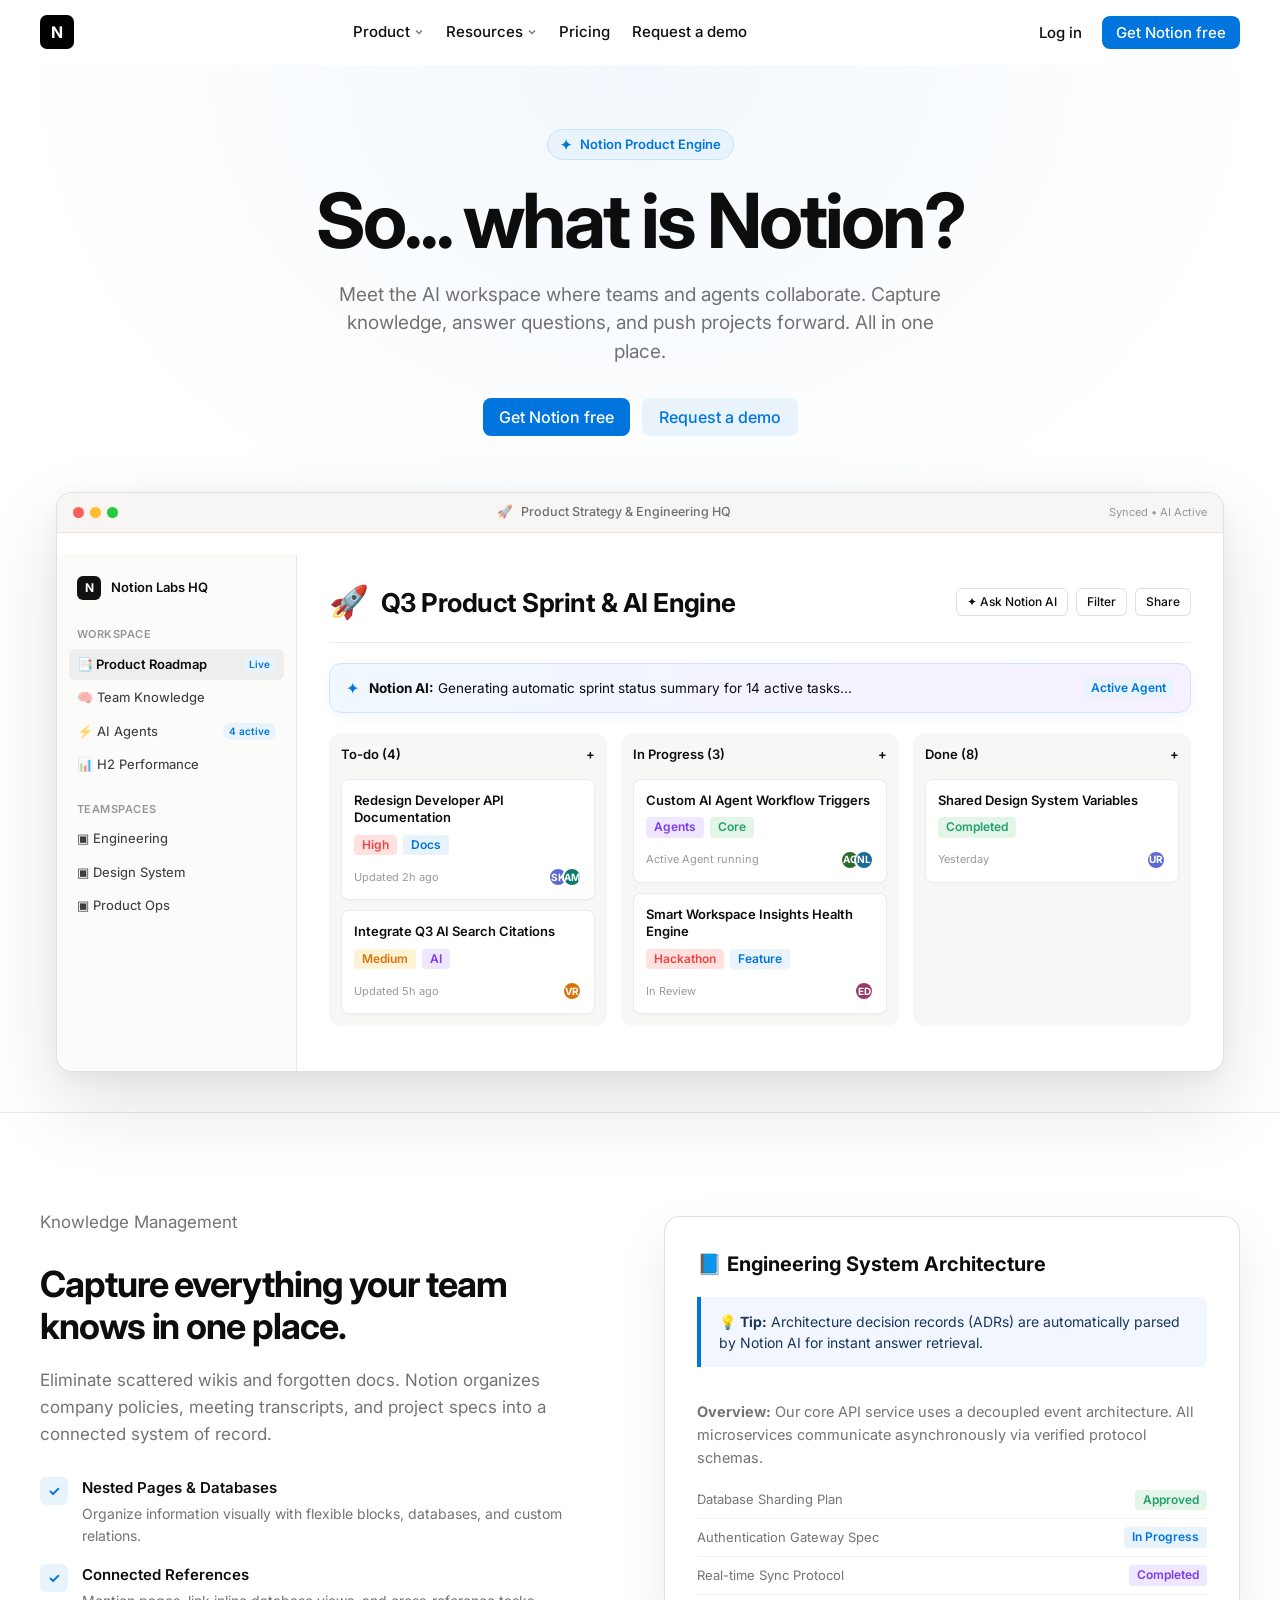
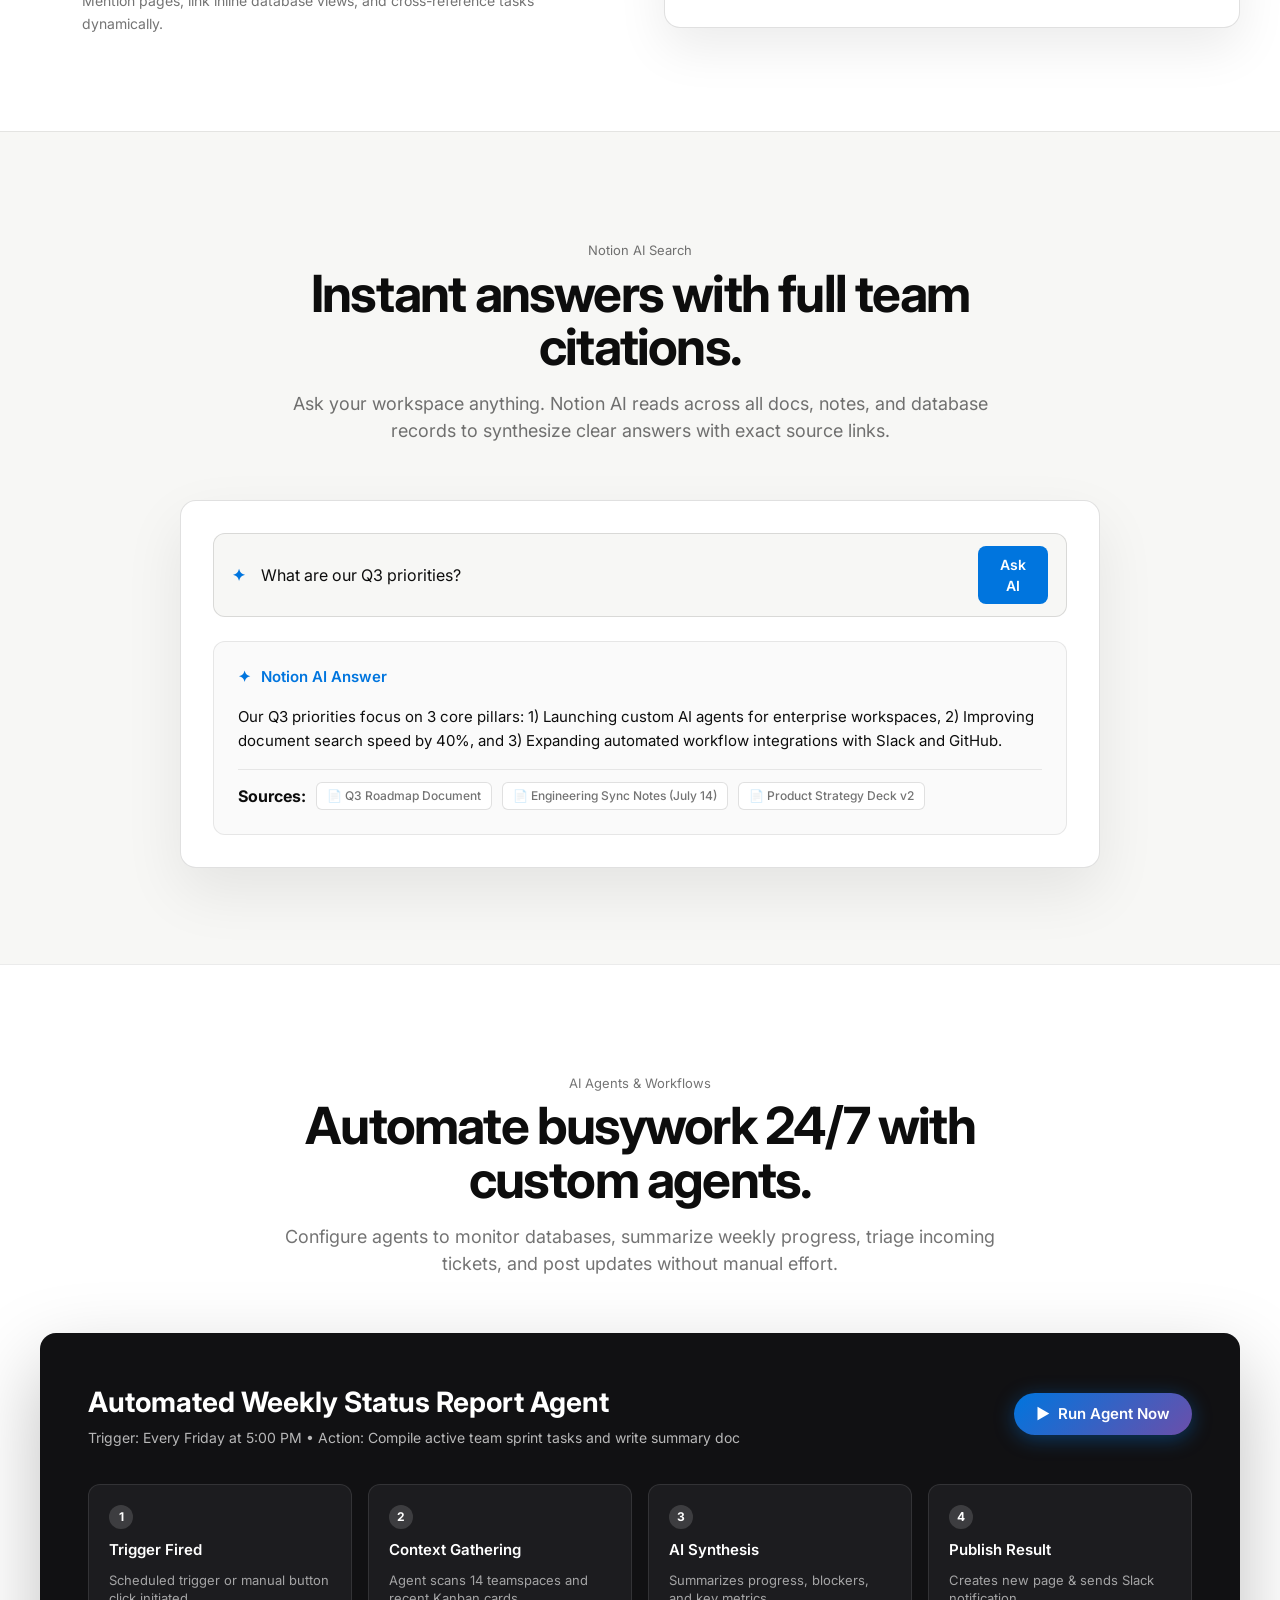
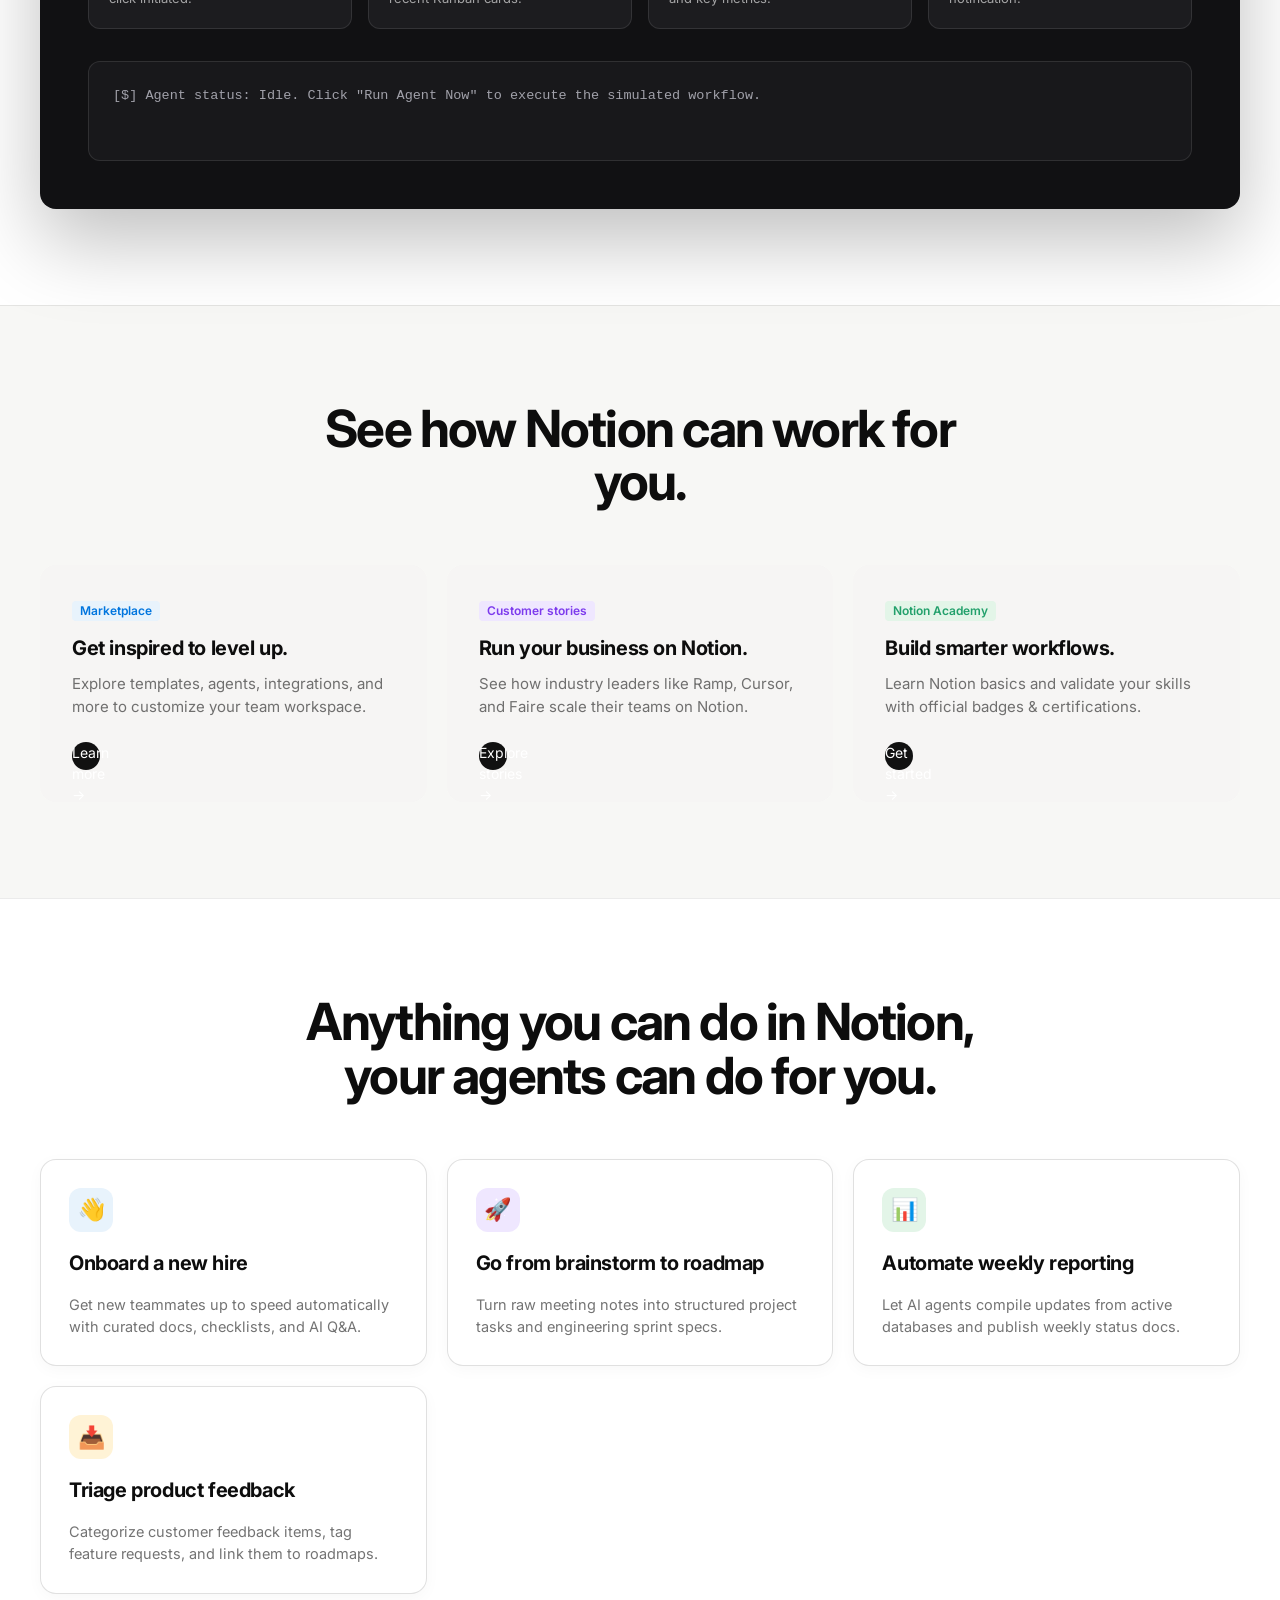
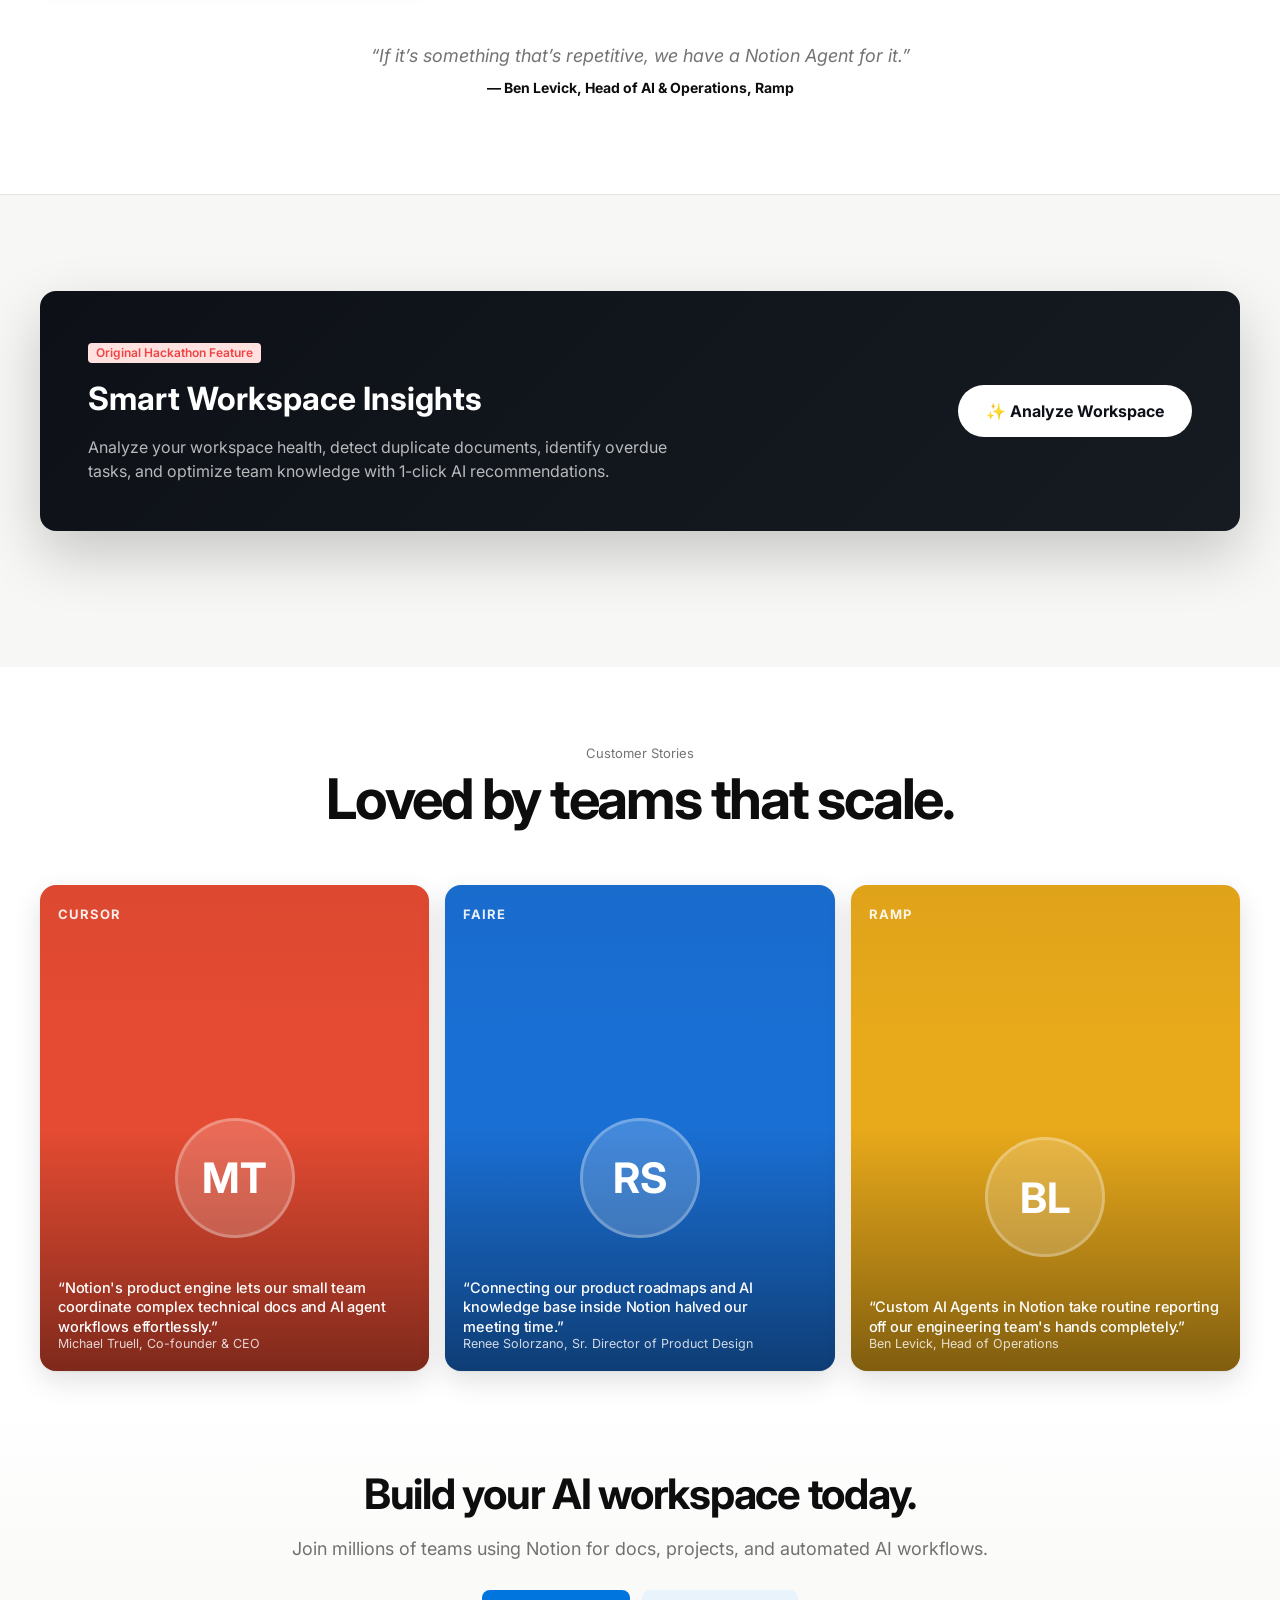
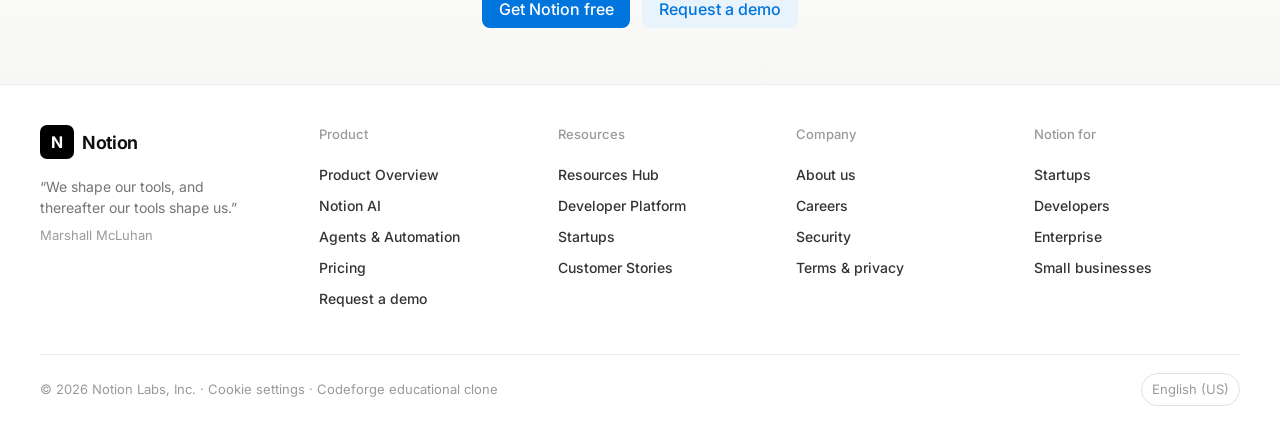
<file: pages/product.html>
<!DOCTYPE html>
<html lang="en">
  <head>
    <meta charset="UTF-8" />
    <meta name="viewport" content="width=device-width, initial-scale=1.0" />
    <title>Notion Product — The AI workspace for docs, projects, &amp; agents</title>
    <meta
      name="description"
      content="Recreation of Notion's Product page — where teams bring AI, knowledge, projects, and automated agents together."
    />
    <link rel="preconnect" href="https://fonts.googleapis.com" />
    <link rel="preconnect" href="https://fonts.gstatic.com" crossorigin />
    <link
      href="https://fonts.googleapis.com/css2?family=Inter:wght@400;500;600;700&display=swap"
      rel="stylesheet"
    />
    <link rel="stylesheet" href="../assets/css/styles.css" />
    <link rel="stylesheet" href="../assets/css/pages.css" />
    <link
      rel="icon"
      href="data:image/svg+xml,%3Csvg xmlns='http://www.w3.org/2000/svg' viewBox='0 0 32 32'%3E%3Crect width='32' height='32' rx='6' fill='%23000'/%3E%3Ctext x='16' y='22' text-anchor='middle' fill='white' font-family='Inter,Arial' font-size='16' font-weight='700'%3EN%3C/text%3E%3C/svg%3E"
    />
  </head>
  <body class="product-page">
    <!-- Header / Navbar -->
    <header class="site-header" id="siteHeader">
      <nav class="nav" aria-label="Main">
        <div class="nav-left">
          <a href="../index.html" class="logo" aria-label="Notion – Home">N</a>
        </div>

        <div class="nav-center">
          <div class="nav-dropdown" data-dropdown>
            <button class="nav-dropdown-btn" type="button" aria-expanded="false">
              Product
              <svg class="chevron" viewBox="0 0 10 10" aria-hidden="true">
                <path d="M2 3.5 L5 6.5 L8 3.5" fill="none" stroke="currentColor" stroke-width="1.5" />
              </svg>
            </button>
            <div class="dropdown-panel">
              <a href="product.html">Product Overview</a>
              <a href="#features">AI &amp; Search</a>
              <a href="#agents">Agents &amp; Automation</a>
              <a href="#usecases">Use Cases</a>
            </div>
          </div>

          <div class="nav-dropdown" data-dropdown>
            <button class="nav-dropdown-btn" type="button" aria-expanded="false">
              Resources
              <svg class="chevron" viewBox="0 0 10 10" aria-hidden="true">
                <path d="M2 3.5 L5 6.5 L8 3.5" fill="none" stroke="currentColor" stroke-width="1.5" />
              </svg>
            </button>
            <div class="dropdown-panel">
              <a href="resources.html">Resources Hub</a>
              <a href="developers.html">Developer Platform</a>
              <a href="startups.html">Notion for Startups</a>
            </div>
          </div>

          <a class="nav-link" href="#cta">Pricing</a>
          <a class="nav-link" href="#cta">Request a demo</a>
        </div>

        <div class="nav-right">
          <a class="btn btn-ghost hide-mobile" href="#cta">Log in</a>
          <a class="btn btn-primary" href="#cta">Get Notion free</a>
          <button class="menu-toggle" id="menuToggle" type="button" aria-label="Open menu">
            <span></span>
          </button>
        </div>
      </nav>

      <div class="mobile-nav" id="mobileNav" hidden>
        <a href="product.html">Product</a>
        <a href="resources.html">Resources</a>
        <a href="developers.html">Developers</a>
        <a href="startups.html">Startups</a>
        <a href="#cta">Pricing</a>
        <a href="#cta">Log in</a>
        <a href="#cta">Get Notion free</a>
      </div>
    </header>

    <main>
      <!-- Hero Section -->
      <section class="product-hero">
        <div class="container">
          <div class="fade-up">
            <span class="hero-pill-tag">
              <span class="sparkle">✦</span> Notion Product Engine
            </span>
            <h1 class="product-hero-title">
              So... what is Notion?
            </h1>
            <p class="product-hero-sub">
              Meet the AI workspace where teams and agents collaborate. Capture knowledge, answer questions, and push projects forward. All in one place.
            </p>

            <div class="product-hero-actions">
              <a class="btn btn-primary btn-lg" href="#cta">Get Notion free</a>
              <a class="btn btn-secondary btn-lg" href="#cta">Request a demo</a>
            </div>
          </div>

          <!-- Product Canvas Interactive UI Mockup -->
          <div class="product-mockup-wrapper fade-up">
            <div class="product-window-frame">
              <!-- Window Chrome Topbar -->
              <div class="window-topbar">
                <div class="window-dots">
                  <span></span><span></span><span></span>
                </div>
                <div class="window-title-tab">
                  <span>🚀</span> Product Strategy &amp; Engineering HQ
                </div>
                <div style="font-size: 11px; opacity: 0.7;">Synced • AI Active</div>
              </div>

              <!-- Sidebar -->
              <aside class="window-sidebar">
                <div class="sidebar-user">
                  <div class="sidebar-user-avatar">N</div>
                  <span>Notion Labs HQ</span>
                </div>

                <div class="sidebar-menu-group">
                  <div class="sidebar-menu-title">Workspace</div>
                  <div class="sidebar-nav-item active">
                    <span>📑 Product Roadmap</span>
                    <span class="sidebar-badge">Live</span>
                  </div>
                  <div class="sidebar-nav-item">
                    <span>🧠 Team Knowledge</span>
                  </div>
                  <div class="sidebar-nav-item">
                    <span>⚡ AI Agents</span>
                    <span class="sidebar-badge">4 active</span>
                  </div>
                  <div class="sidebar-nav-item">
                    <span>📊 H2 Performance</span>
                  </div>
                </div>

                <div class="sidebar-menu-group">
                  <div class="sidebar-menu-title">Teamspaces</div>
                  <div class="sidebar-nav-item"><span>▣ Engineering</span></div>
                  <div class="sidebar-nav-item"><span>▣ Design System</span></div>
                  <div class="sidebar-nav-item"><span>▣ Product Ops</span></div>
                </div>
              </aside>

              <!-- Main Pane Content -->
              <div class="window-content">
                <div class="content-header">
                  <div class="content-title-area">
                    <span class="content-icon">🚀</span>
                    <h2 class="content-h1">Q3 Product Sprint &amp; AI Engine</h2>
                  </div>
                  <div class="content-toolbar">
                    <button class="toolbar-pill" type="button">✦ Ask Notion AI</button>
                    <button class="toolbar-pill" type="button">Filter</button>
                    <button class="toolbar-pill" type="button">Share</button>
                  </div>
                </div>

                <!-- AI Quick Bar -->
                <div class="ai-quick-bar">
                  <div class="ai-quick-input">
                    <span class="sparkle-icon">✦</span>
                    <span><strong>Notion AI:</strong> Generating automatic sprint status summary for 14 active tasks...</span>
                  </div>
                  <span class="tag blue">Active Agent</span>
                </div>

                <!-- Kanban Board Grid -->
                <div class="kanban-grid">
                  <!-- Column 1 -->
                  <div class="kanban-column">
                    <div class="column-header">
                      <span>To-do (4)</span>
                      <span>+</span>
                    </div>
                    <div class="kanban-card">
                      <div class="card-title">Redesign Developer API Documentation</div>
                      <div class="card-tags">
                        <span class="tag pink">High</span>
                        <span class="tag blue">Docs</span>
                      </div>
                      <div class="card-footer">
                        <span>Updated 2h ago</span>
                        <div class="avatar-stack">
                          <span style="background:#5e6ad2">SK</span>
                          <span style="background:#0f7b6c">AM</span>
                        </div>
                      </div>
                    </div>
                    <div class="kanban-card">
                      <div class="card-title">Integrate Q3 AI Search Citations</div>
                      <div class="card-tags">
                        <span class="tag yellow">Medium</span>
                        <span class="tag purple">AI</span>
                      </div>
                      <div class="card-footer">
                        <span>Updated 5h ago</span>
                        <div class="avatar-stack">
                          <span style="background:#d9730d">VR</span>
                        </div>
                      </div>
                    </div>
                  </div>

                  <!-- Column 2 -->
                  <div class="kanban-column">
                    <div class="column-header">
                      <span>In Progress (3)</span>
                      <span>+</span>
                    </div>
                    <div class="kanban-card">
                      <div class="card-title">Custom AI Agent Workflow Triggers</div>
                      <div class="card-tags">
                        <span class="tag purple">Agents</span>
                        <span class="tag green">Core</span>
                      </div>
                      <div class="card-footer">
                        <span>Active Agent running</span>
                        <div class="avatar-stack">
                          <span style="background:#2b6b2f">AG</span>
                          <span style="background:#1a6b99">NL</span>
                        </div>
                      </div>
                    </div>
                    <div class="kanban-card">
                      <div class="card-title">Smart Workspace Insights Health Engine</div>
                      <div class="card-tags">
                        <span class="tag pink">Hackathon</span>
                        <span class="tag blue">Feature</span>
                      </div>
                      <div class="card-footer">
                        <span>In Review</span>
                        <div class="avatar-stack">
                          <span style="background:#9b3a63">ED</span>
                        </div>
                      </div>
                    </div>
                  </div>

                  <!-- Column 3 -->
                  <div class="kanban-column">
                    <div class="column-header">
                      <span>Done (8)</span>
                      <span>+</span>
                    </div>
                    <div class="kanban-card">
                      <div class="card-title">Shared Design System Variables</div>
                      <div class="card-tags">
                        <span class="tag green">Completed</span>
                      </div>
                      <div class="card-footer">
                        <span>Yesterday</span>
                        <div class="avatar-stack">
                          <span style="background:#5e6ad2">UR</span>
                        </div>
                      </div>
                    </div>
                  </div>
                </div>
              </div>
            </div>
          </div>
        </div>
      </section>

      <!-- Knowledge Section -->
      <section class="product-section">
        <div class="container-wide">
          <div class="editorial-grid fade-up">
            <div class="editorial-text">
              <p class="eyebrow">Knowledge Management</p>
              <h3>Capture everything your team knows in one place.</h3>
              <p>
                Eliminate scattered wikis and forgotten docs. Notion organizes company policies, meeting transcripts, and project specs into a connected system of record.
              </p>
              <div class="feature-bullets">
                <div class="feature-bullet">
                  <div class="bullet-icon">✓</div>
                  <div class="bullet-content">
                    <h4>Nested Pages &amp; Databases</h4>
                    <p>Organize information visually with flexible blocks, databases, and custom relations.</p>
                  </div>
                </div>
                <div class="feature-bullet">
                  <div class="bullet-icon">✓</div>
                  <div class="bullet-content">
                    <h4>Connected References</h4>
                    <p>Mention pages, link inline database views, and cross-reference tasks dynamically.</p>
                  </div>
                </div>
              </div>
            </div>

            <!-- Document Mockup Card -->
            <div class="doc-mockup-card">
              <div style="font-size: 20px; font-weight: 700;">📘 Engineering System Architecture</div>
              <div class="doc-callout">
                <span>💡 <strong>Tip:</strong> Architecture decision records (ADRs) are automatically parsed by Notion AI for instant answer retrieval.</span>
              </div>
              <div style="font-size: 14.5px; line-height: 1.6; color: var(--text-muted);">
                <p style="margin-bottom: 12px;"><strong>Overview:</strong> Our core API service uses a decoupled event architecture. All microservices communicate asynchronously via verified protocol schemas.</p>
                <div class="row"><span>Database Sharding Plan</span><span class="tag green">Approved</span></div>
                <div class="row"><span>Authentication Gateway Spec</span><span class="tag blue">In Progress</span></div>
                <div class="row"><span>Real-time Sync Protocol</span><span class="tag purple">Completed</span></div>
              </div>
            </div>
          </div>
        </div>
      </section>

      <!-- AI Search Section -->
      <section class="product-section bg-soft" id="features">
        <div class="container-wide">
          <div class="section-head-center fade-up">
            <p class="eyebrow">Notion AI Search</p>
            <h2 class="section-title">Instant answers with full team citations.</h2>
            <p class="section-lead">
              Ask your workspace anything. Notion AI reads across all docs, notes, and database records to synthesize clear answers with exact source links.
            </p>
          </div>

          <!-- Interactive AI Search Box -->
          <div class="ai-search-box fade-up">
            <div class="search-input-wrapper">
              <span style="color: var(--blue); font-weight: 700;">✦</span>
              <input type="text" id="aiSearchInput" value="What are our Q3 priorities?" />
              <button class="search-ask-btn" id="aiSearchBtn" type="button">Ask AI</button>
            </div>

            <div class="ai-answer-panel" id="aiAnswerPanel">
              <div class="ai-answer-header">
                <span>✦</span> Notion AI Answer
              </div>
              <div class="ai-answer-body">
                Our Q3 priorities focus on 3 core pillars: 1) Launching custom AI agents for enterprise workspaces, 2) Improving document search speed by 40%, and 3) Expanding automated workflow integrations with Slack and GitHub.
              </div>
              <div class="citations-list">
                <strong>Sources:</strong>
                <span class="citation-chip">📄 Q3 Roadmap Document</span>
                <span class="citation-chip">📄 Engineering Sync Notes (July 14)</span>
                <span class="citation-chip">📄 Product Strategy Deck v2</span>
              </div>
            </div>
          </div>
        </div>
      </section>

      <!-- Agent / Automation Section -->
      <section class="product-section" id="agents">
        <div class="container-wide">
          <div class="section-head-center fade-up">
            <p class="eyebrow">AI Agents &amp; Workflows</p>
            <h2 class="section-title">Automate busywork 24/7 with custom agents.</h2>
            <p class="section-lead">
              Configure agents to monitor databases, summarize weekly progress, triage incoming tickets, and post updates without manual effort.
            </p>
          </div>

          <!-- Interactive Agent Demo Block -->
          <div class="agent-demo-container fade-up">
            <div class="agent-header-row">
              <div>
                <h3>Automated Weekly Status Report Agent</h3>
                <p style="color: rgba(255,255,255,0.7); margin: 4px 0 0; font-size: 14px;">
                  Trigger: Every Friday at 5:00 PM • Action: Compile active team sprint tasks and write summary doc
                </p>
              </div>
              <button class="run-agent-btn" id="runAgentBtn" type="button">
                <span>▶</span> Run Agent Now
              </button>
            </div>

            <!-- Steps Grid -->
            <div class="workflow-steps-grid">
              <div class="workflow-step-card">
                <div class="step-num">1</div>
                <div class="step-title">Trigger Fired</div>
                <div class="step-desc">Scheduled trigger or manual button click initiated.</div>
              </div>
              <div class="workflow-step-card">
                <div class="step-num">2</div>
                <div class="step-title">Context Gathering</div>
                <div class="step-desc">Agent scans 14 teamspaces and recent Kanban cards.</div>
              </div>
              <div class="workflow-step-card">
                <div class="step-num">3</div>
                <div class="step-title">AI Synthesis</div>
                <div class="step-desc">Summarizes progress, blockers, and key metrics.</div>
              </div>
              <div class="workflow-step-card">
                <div class="step-num">4</div>
                <div class="step-title">Publish Result</div>
                <div class="step-desc">Creates new page &amp; sends Slack notification.</div>
              </div>
            </div>

            <div class="agent-output-box" id="agentOutput">
              [$] Agent status: Idle. Click "Run Agent Now" to execute the simulated workflow.
            </div>
          </div>
        </div>
      </section>

      <!-- See how Notion can work for you Section -->
      <section class="product-section bg-soft">
        <div class="container-wide">
          <div class="section-head-center fade-up">
            <h2 class="section-title">See how Notion can work for you.</h2>
          </div>

          <div class="features-grid-3col fade-up">
            <div class="feature-box">
              <div>
                <span class="tag blue" style="margin-bottom:12px; display:inline-block;">Marketplace</span>
                <h4>Get inspired to level up.</h4>
                <p>Explore templates, agents, integrations, and more to customize your team workspace.</p>
              </div>
              <a href="#cta" class="arrow-btn" aria-label="Learn more">Learn more →</a>
            </div>

            <div class="feature-box">
              <div>
                <span class="tag purple" style="margin-bottom:12px; display:inline-block;">Customer stories</span>
                <h4>Run your business on Notion.</h4>
                <p>See how industry leaders like Ramp, Cursor, and Faire scale their teams on Notion.</p>
              </div>
              <a href="#cta" class="arrow-btn" aria-label="Explore stories">Explore stories →</a>
            </div>

            <div class="feature-box">
              <div>
                <span class="tag green" style="margin-bottom:12px; display:inline-block;">Notion Academy</span>
                <h4>Build smarter workflows.</h4>
                <p>Learn Notion basics and validate your skills with official badges &amp; certifications.</p>
              </div>
              <a href="#cta" class="arrow-btn" aria-label="Get started">Get started →</a>
            </div>
          </div>
        </div>
      </section>

      <!-- Anything you can do in Notion, your agents can do for you Section -->
      <section class="product-section" id="usecases">
        <div class="container-wide">
          <div class="section-head-center fade-up">
            <h2 class="section-title">Anything you can do in Notion, your agents can do for you.</h2>
          </div>

          <div class="usecases-tab-grid fade-up">
            <div class="usecase-tile">
              <div class="usecase-tile-icon blue">👋</div>
              <h3>Onboard a new hire</h3>
              <p>Get new teammates up to speed automatically with curated docs, checklists, and AI Q&amp;A.</p>
            </div>

            <div class="usecase-tile">
              <div class="usecase-tile-icon purple">🚀</div>
              <h3>Go from brainstorm to roadmap</h3>
              <p>Turn raw meeting notes into structured project tasks and engineering sprint specs.</p>
            </div>

            <div class="usecase-tile">
              <div class="usecase-tile-icon green">📊</div>
              <h3>Automate weekly reporting</h3>
              <p>Let AI agents compile updates from active databases and publish weekly status docs.</p>
            </div>

            <div class="usecase-tile">
              <div class="usecase-tile-icon orange">📥</div>
              <h3>Triage product feedback</h3>
              <p>Categorize customer feedback items, tag feature requests, and link them to roadmaps.</p>
            </div>
          </div>

          <!-- Ramp Quote -->
          <div style="max-width: 800px; margin: 48px auto 0; text-align: center; font-size: 18px; font-style: italic; color: var(--text-muted);" class="fade-up">
            “If it’s something that’s repetitive, we have a Notion Agent for it.”
            <div style="font-style: normal; font-weight: 700; color: var(--text); font-size: 14px; margin-top: 8px;">— Ben Levick, Head of AI &amp; Operations, Ramp</div>
          </div>
        </div>
      </section>


      <!-- Smart Workspace Insights (Hackathon Feature) -->
      <section class="product-section bg-soft">
        <div class="container-wide">
          <div class="workspace-insights-banner fade-up">
            <div class="insights-banner-content">
              <span class="tag pink" style="margin-bottom: 12px; display: inline-block;">Original Hackathon Feature</span>
              <h3>Smart Workspace Insights</h3>
              <p>
                Analyze your workspace health, detect duplicate documents, identify overdue tasks, and optimize team knowledge with 1-click AI recommendations.
              </p>
            </div>
            <button class="analyze-trigger-btn" id="openInsightsModalBtn" type="button">
              ✨ Analyze Workspace
            </button>
          </div>
        </div>
      </section>

      <!-- Smart Workspace Insights Modal Overlay -->
      <div class="insights-modal-overlay" id="insightsModalOverlay" aria-hidden="true">
        <div class="insights-modal-container" role="dialog" aria-modal="true" aria-labelledby="modalTitle">
          <div class="modal-header">
            <div class="modal-title-wrap">
              <span style="font-size: 24px;">✨</span>
              <h3 id="modalTitle">Smart Workspace Insights Report</h3>
            </div>
            <button class="modal-close-btn" id="closeInsightsModalBtn" type="button" aria-label="Close modal">✕</button>
          </div>

          <div class="modal-body">
            <!-- Metrics Row -->
            <div class="metrics-row">
              <div class="metric-card">
                <span class="metric-label">Workspace Health</span>
                <span class="metric-val green" id="healthScoreVal">82%</span>
              </div>
              <div class="metric-card">
                <span class="metric-label">Knowledge Coverage</span>
                <span class="metric-val blue" id="coverageVal">71%</span>
              </div>
              <div class="metric-card">
                <span class="metric-label">Task Completion</span>
                <span class="metric-val" id="taskVal">89%</span>
              </div>
            </div>

            <!-- Workspace Stats Pills -->
            <div class="stats-pill-grid">
              <span class="stat-pill">📄 142 Total Pages</span>
              <span class="stat-pill">📊 18 Databases</span>
              <span class="stat-pill">✅ 87 Tasks</span>
              <span class="stat-pill" style="color: #ef4444; border-color: #fca5a5;">⚠️ 8 Overdue</span>
              <span class="stat-pill" style="color: #d9730d;">💤 13 Inactive</span>
              <span class="stat-pill" style="color: #7c3aed;">📑 7 Duplicates</span>
            </div>

            <!-- AI Recommendations Section -->
            <div class="recommendations-section">
              <h4>AI Optimization Recommendations</h4>
              <div class="recommendation-list" id="recommendationsList">
                <!-- Recommendation Item 1 -->
                <div class="recommendation-item">
                  <div class="rec-info">
                    <span>📑</span>
                    <span>Merge 3 duplicate project pages in <strong>#Product Ops</strong></span>
                  </div>
                  <div class="rec-actions">
                    <button class="rec-btn apply" type="button">Apply</button>
                    <button class="rec-btn dismiss" type="button">Dismiss</button>
                  </div>
                </div>

                <!-- Recommendation Item 2 -->
                <div class="recommendation-item">
                  <div class="rec-info">
                    <span>💤</span>
                    <span>Archive 5 inactive documents last modified > 180 days ago</span>
                  </div>
                  <div class="rec-actions">
                    <button class="rec-btn apply" type="button">Apply</button>
                    <button class="rec-btn dismiss" type="button">Dismiss</button>
                  </div>
                </div>

                <!-- Recommendation Item 3 -->
                <div class="recommendation-item">
                  <div class="rec-info">
                    <span>⚡</span>
                    <span>Automate weekly status report generation for Sprint 28</span>
                  </div>
                  <div class="rec-actions">
                    <button class="rec-btn apply" type="button">Apply</button>
                    <button class="rec-btn dismiss" type="button">Dismiss</button>
                  </div>
                </div>

                <!-- Recommendation Item 4 -->
                <div class="recommendation-item">
                  <div class="rec-info">
                    <span>⚠️</span>
                    <span>Follow up on 4 overdue tasks in <strong>Engineering Backlog</strong></span>
                  </div>
                  <div class="rec-actions">
                    <button class="rec-btn apply" type="button">Apply</button>
                    <button class="rec-btn dismiss" type="button">Dismiss</button>
                  </div>
                </div>

                <!-- Recommendation Item 5 -->
                <div class="recommendation-item">
                  <div class="rec-info">
                    <span>📘</span>
                    <span>Add missing API endpoint documentation to <strong>Project Alpha</strong></span>
                  </div>
                  <div class="rec-actions">
                    <button class="rec-btn apply" type="button">Apply</button>
                    <button class="rec-btn dismiss" type="button">Dismiss</button>
                  </div>
                </div>
              </div>
            </div>
          </div>
        </div>
      </div>

      <!-- Customer Stories -->
      <section class="stories">
        <div class="container-wide">
          <div class="section-head-center fade-up">
            <p class="eyebrow">Customer Stories</p>
            <h2 class="section-title">Loved by teams that scale.</h2>
          </div>
          <div class="story-grid fade-up">
            <a class="story-card cursor" href="#cta">
              <div class="story-brand">CURSOR</div>
              <div class="avatar" aria-hidden="true">MT</div>
              <p class="story-quote">
                “Notion's product engine lets our small team coordinate complex technical docs and AI agent workflows effortlessly.”
              </p>
              <p class="story-meta">Michael Truell, Co-founder &amp; CEO</p>
            </a>
            <a class="story-card faire" href="#cta">
              <div class="story-brand">FAIRE</div>
              <div class="avatar" aria-hidden="true">RS</div>
              <p class="story-quote">
                “Connecting our product roadmaps and AI knowledge base inside Notion halved our meeting time.”
              </p>
              <p class="story-meta">Renee Solorzano, Sr. Director of Product Design</p>
            </a>
            <a class="story-card ramp" href="#cta">
              <div class="story-brand">RAMP</div>
              <div class="avatar" aria-hidden="true">BL</div>
              <p class="story-quote">
                “Custom AI Agents in Notion take routine reporting off our engineering team's hands completely.”
              </p>
              <p class="story-meta">Ben Levick, Head of Operations</p>
            </a>
          </div>
        </div>
      </section>

      <!-- Final CTA -->
      <section class="cta" id="cta">
        <div class="container">
          <div class="fade-up">
            <h2>Build your AI workspace today.</h2>
            <p style="font-size: 18px; color: var(--text-muted); margin-bottom: 28px;">
              Join millions of teams using Notion for docs, projects, and automated AI workflows.
            </p>
            <div class="cta-actions">
              <a class="btn btn-primary btn-lg" href="#">Get Notion free</a>
              <a class="btn btn-secondary btn-lg" href="#">Request a demo</a>
            </div>
          </div>
        </div>
      </section>
    </main>

    <!-- Footer -->
    <footer class="site-footer">
      <div class="container-wide">
        <div class="footer-grid">
          <div>
            <a href="../index.html" class="logo-wordmark" aria-label="Notion – Home">
              <span class="logo">N</span>
              Notion
            </a>
            <p class="footer-quote">
              “We shape our tools, and thereafter our tools shape us.”
              <cite>Marshall McLuhan</cite>
            </p>
          </div>

          <div class="footer-col">
            <h4>Product</h4>
            <a href="product.html">Product Overview</a>
            <a href="#features">Notion AI</a>
            <a href="#agents">Agents &amp; Automation</a>
            <a href="#cta">Pricing</a>
            <a href="#cta">Request a demo</a>
          </div>

          <div class="footer-col">
            <h4>Resources</h4>
            <a href="resources.html">Resources Hub</a>
            <a href="developers.html">Developer Platform</a>
            <a href="startups.html">Startups</a>
            <a href="#cta">Customer Stories</a>
          </div>

          <div class="footer-col">
            <h4>Company</h4>
            <a href="#cta">About us</a>
            <a href="#cta">Careers</a>
            <a href="#cta">Security</a>
            <a href="#cta">Terms &amp; privacy</a>
          </div>

          <div class="footer-col">
            <h4>Notion for</h4>
            <a href="startups.html">Startups</a>
            <a href="developers.html">Developers</a>
            <a href="#cta">Enterprise</a>
            <a href="#cta">Small businesses</a>
          </div>
        </div>

        <div class="footer-bottom">
          <div>
            <span>© 2026 Notion Labs, Inc.</span>
            ·
            <a href="#cta">Cookie settings</a>
            ·
            <span>Codeforge educational clone</span>
          </div>
          <button class="lang-btn" type="button">English (US)</button>
        </div>
      </div>
    </footer>

    <script src="../assets/js/main.js"></script>
    <script src="../assets/js/pages.js"></script>
  </body>
</html>
</file>
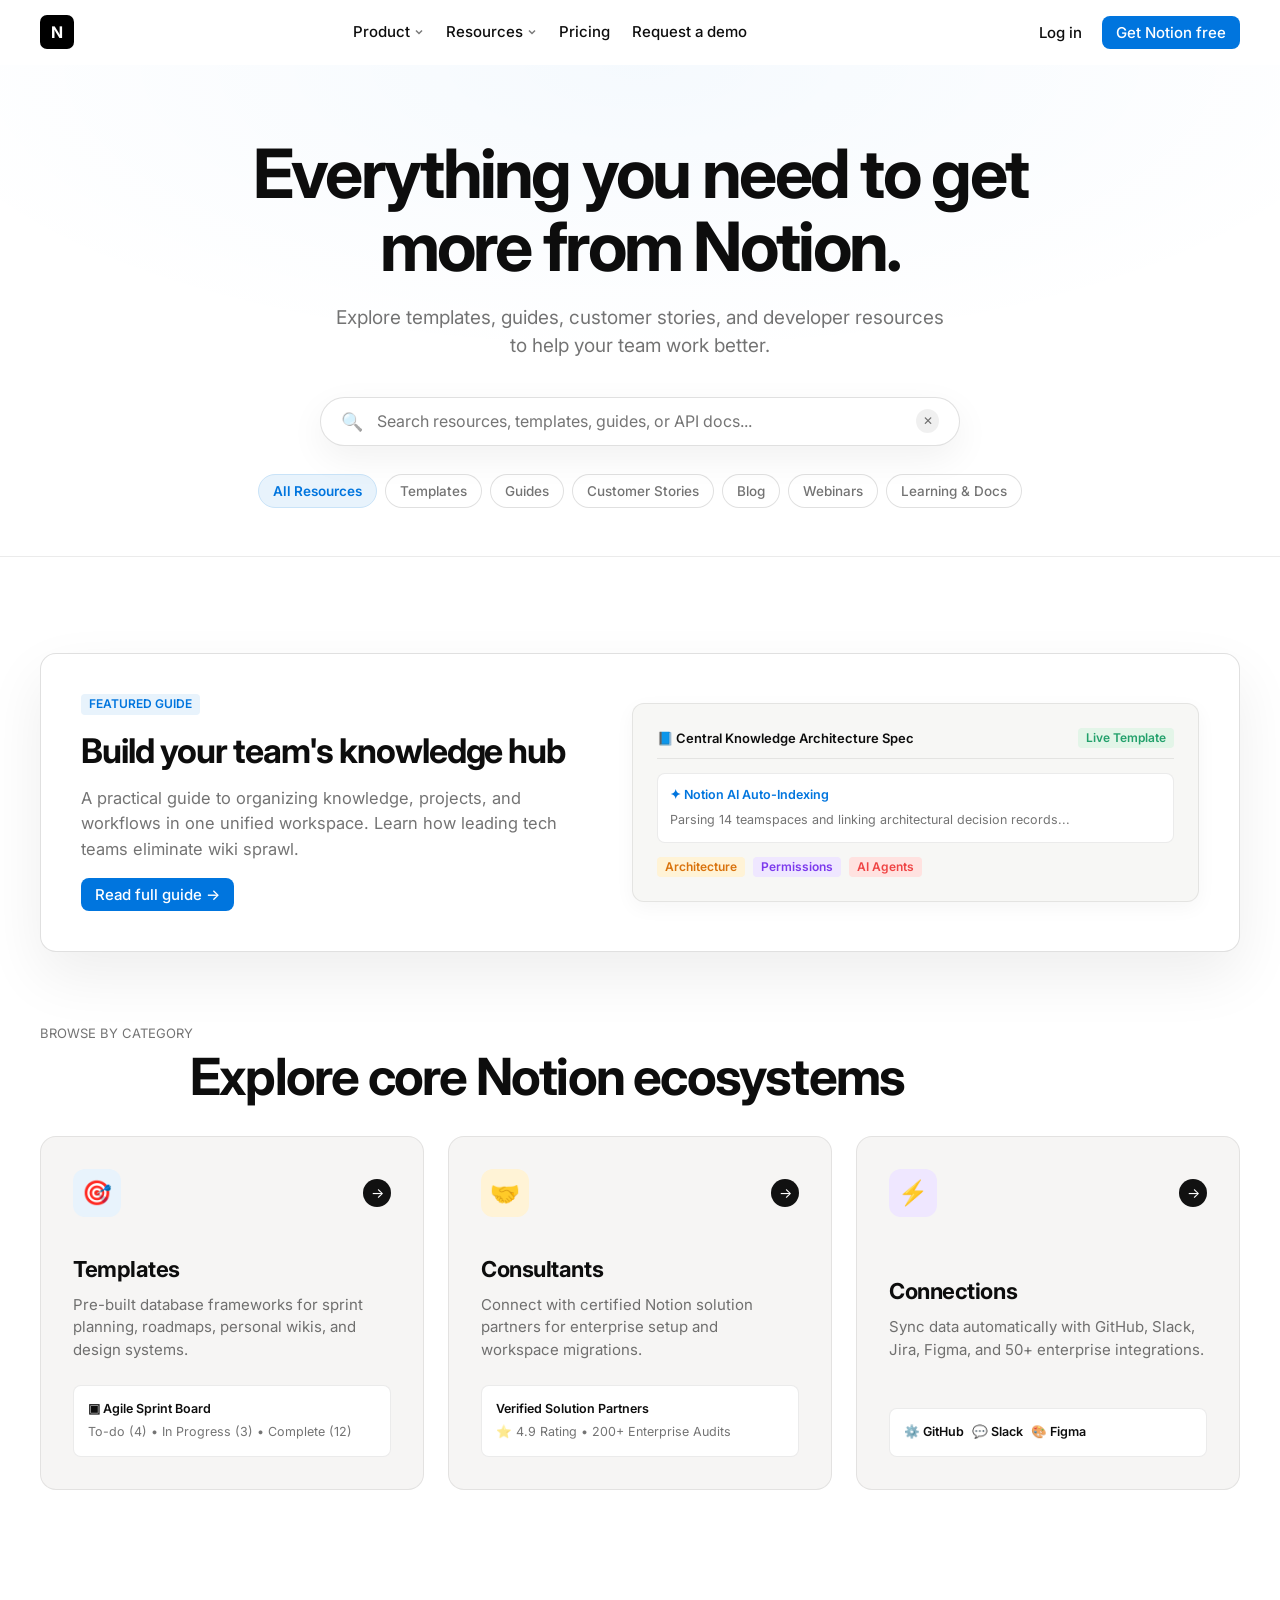
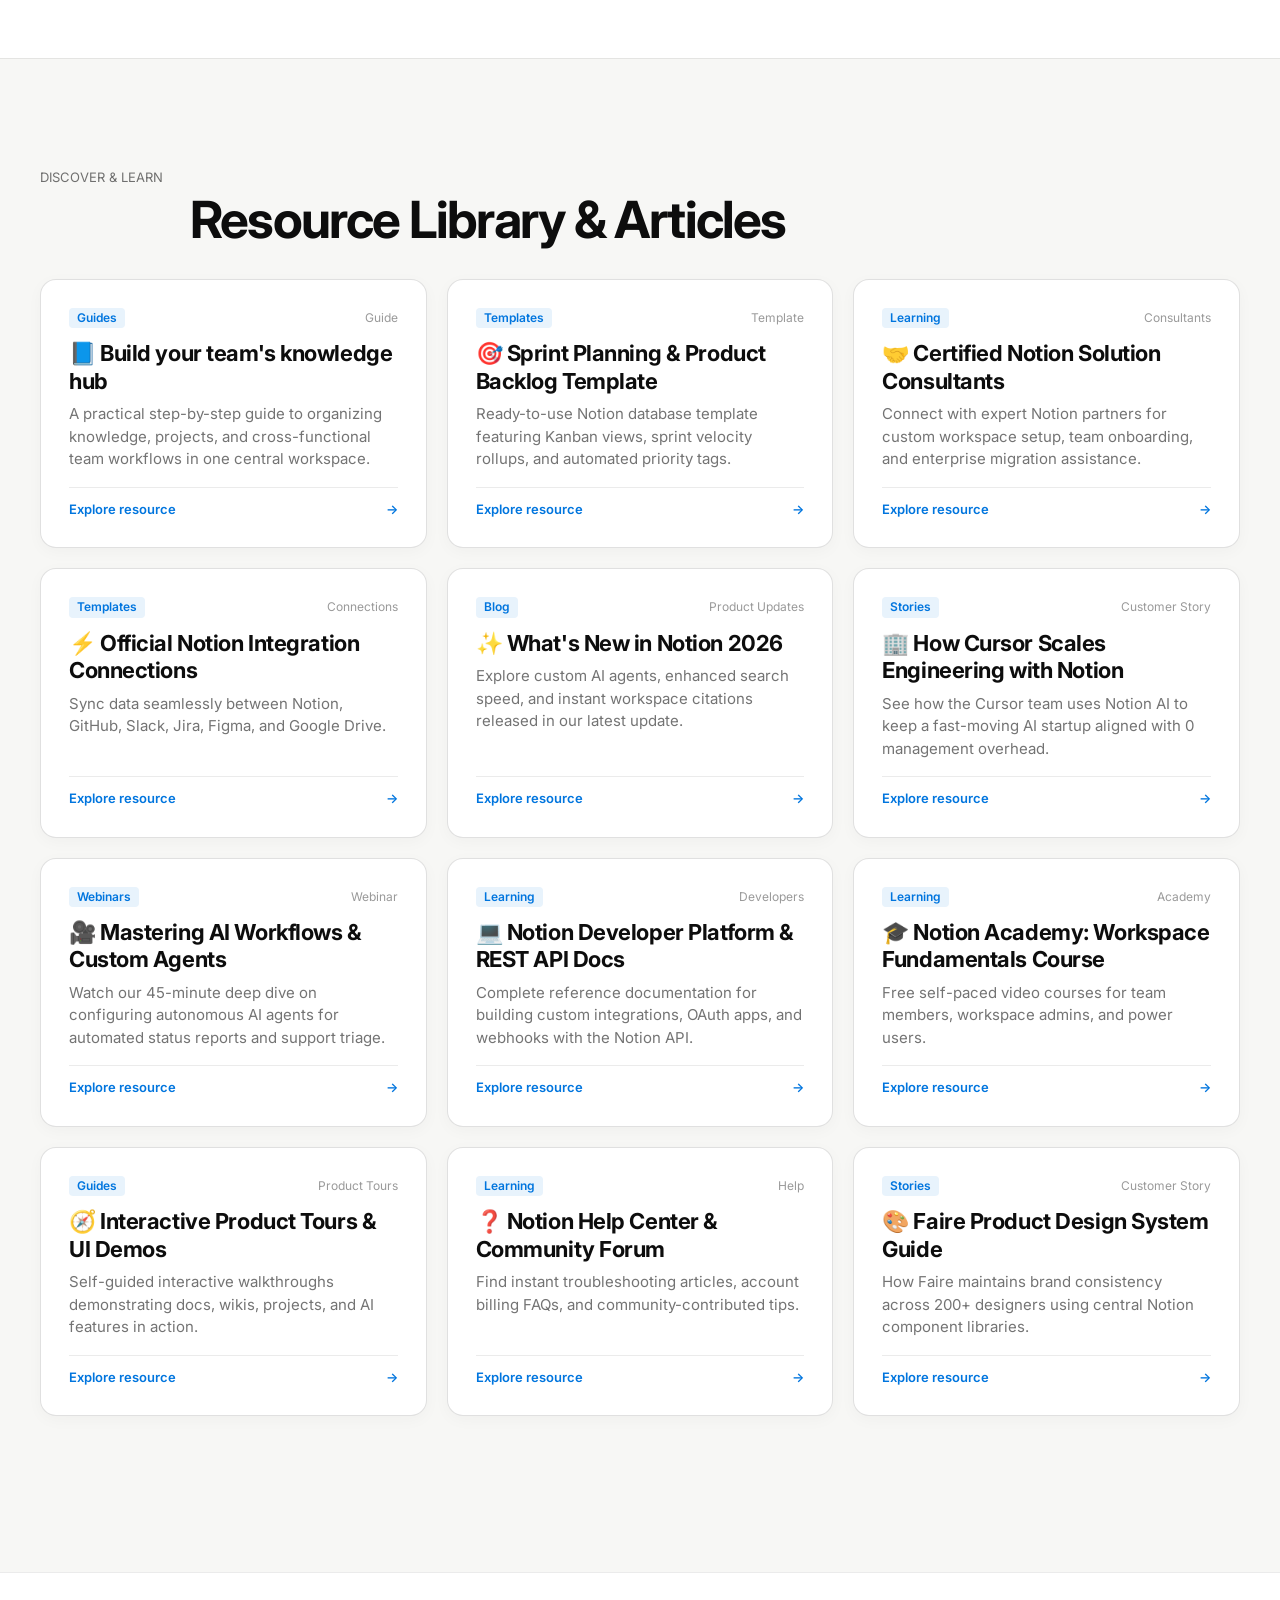
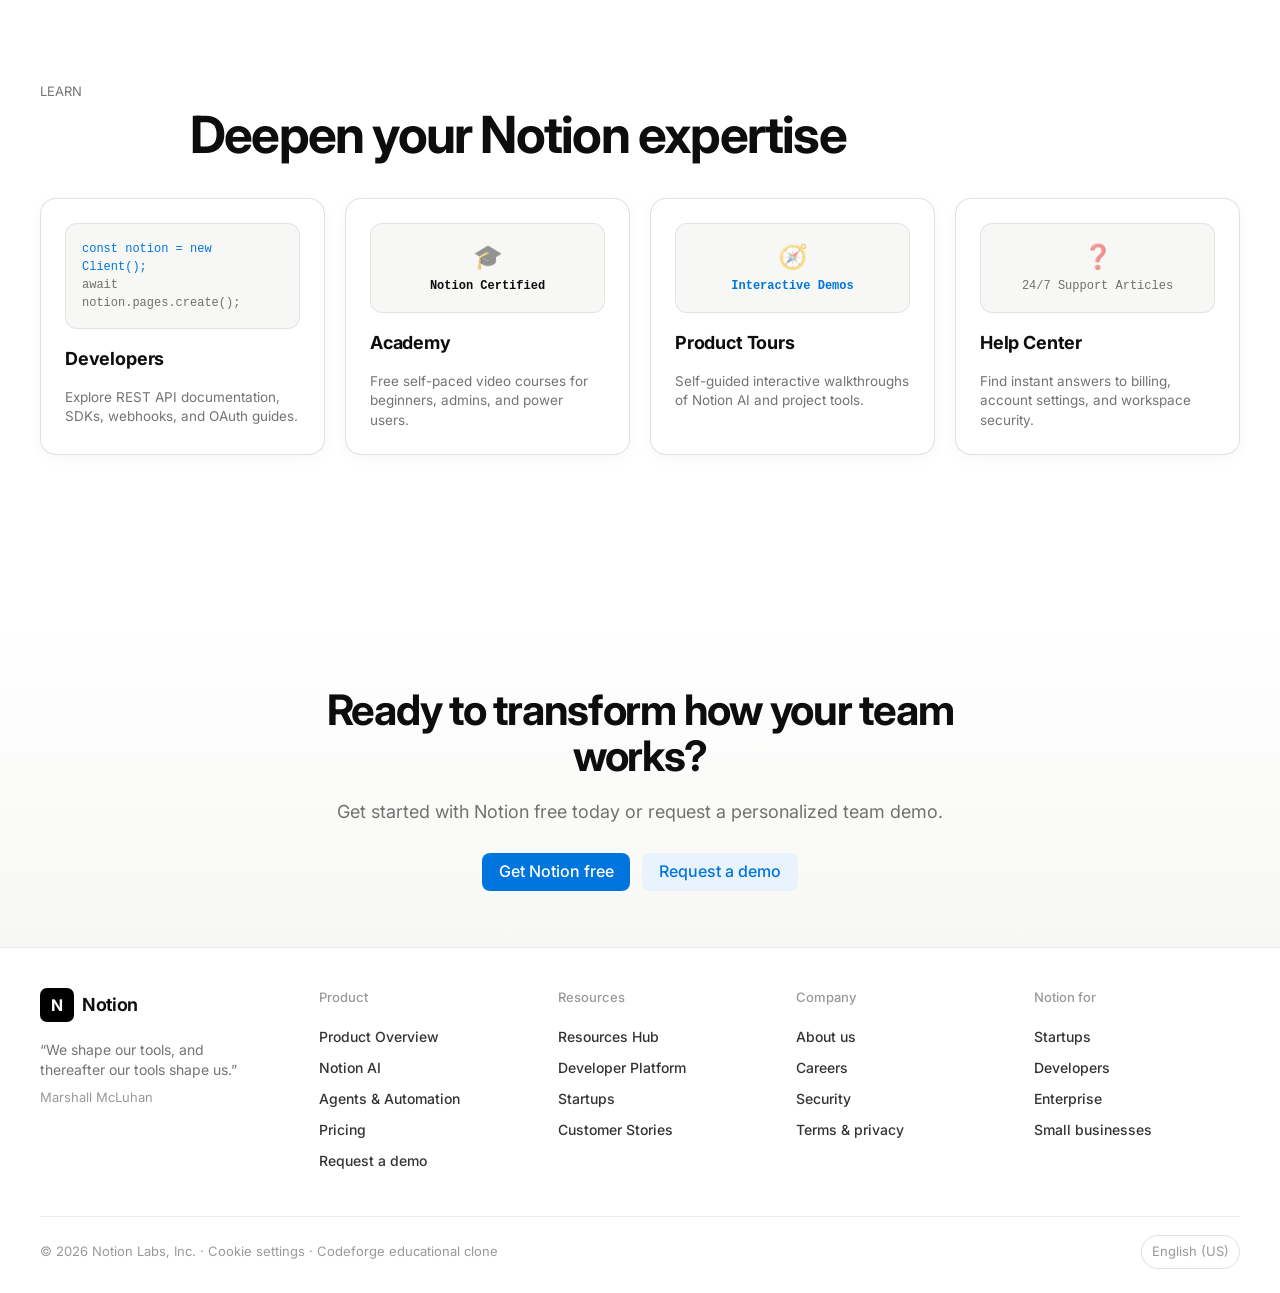
<file: pages/resources.html>
<!DOCTYPE html>
<html lang="en">
  <head>
    <meta charset="UTF-8" />
    <meta name="viewport" content="width=device-width, initial-scale=1.0" />
    <title>Notion Resources — Guides, Templates, Stories, &amp; Learning Hub</title>
    <meta
      name="description"
      content="Everything you need to get more from Notion — explore templates, customer stories, developer docs, and expert guides."
    />
    <link rel="preconnect" href="https://fonts.googleapis.com" />
    <link rel="preconnect" href="https://fonts.gstatic.com" crossorigin />
    <link
      href="https://fonts.googleapis.com/css2?family=Inter:wght@400;500;600;700&display=swap"
      rel="stylesheet"
    />
    <link rel="stylesheet" href="../assets/css/styles.css" />
    <link rel="stylesheet" href="../assets/css/pages.css" />
    <link
      rel="icon"
      href="data:image/svg+xml,%3Csvg xmlns='http://www.w3.org/2000/svg' viewBox='0 0 32 32'%3E%3Crect width='32' height='32' rx='6' fill='%23000'/%3E%3Ctext x='16' y='22' text-anchor='middle' fill='white' font-family='Inter,Arial' font-size='16' font-weight='700'%3EN%3C/text%3E%3C/svg%3E"
    />
  </head>
  <body class="resources-page">
    <!-- Header / Navbar -->
    <header class="site-header" id="siteHeader">
      <nav class="nav" aria-label="Main">
        <div class="nav-left">
          <a href="../index.html" class="logo" aria-label="Notion – Home">N</a>
        </div>

        <div class="nav-center">
          <div class="nav-dropdown" data-dropdown>
            <button class="nav-dropdown-btn" type="button" aria-expanded="false">
              Product
              <svg class="chevron" viewBox="0 0 10 10" aria-hidden="true">
                <path d="M2 3.5 L5 6.5 L8 3.5" fill="none" stroke="currentColor" stroke-width="1.5" />
              </svg>
            </button>
            <div class="dropdown-panel">
              <a href="product.html">Product Overview</a>
              <a href="product.html#features">AI &amp; Search</a>
              <a href="product.html#agents">Agents &amp; Automation</a>
              <a href="product.html#usecases">Use Cases</a>
            </div>
          </div>

          <div class="nav-dropdown" data-dropdown>
            <button class="nav-dropdown-btn" type="button" aria-expanded="false">
              Resources
              <svg class="chevron" viewBox="0 0 10 10" aria-hidden="true">
                <path d="M2 3.5 L5 6.5 L8 3.5" fill="none" stroke="currentColor" stroke-width="1.5" />
              </svg>
            </button>
            <div class="dropdown-panel">
              <a href="resources.html">Resources Hub</a>
              <a href="developers.html">Developer Platform</a>
              <a href="startups.html">Notion for Startups</a>
            </div>
          </div>

          <a class="nav-link" href="#cta">Pricing</a>
          <a class="nav-link" href="#cta">Request a demo</a>
        </div>

        <div class="nav-right">
          <a class="btn btn-ghost hide-mobile" href="#cta">Log in</a>
          <a class="btn btn-primary" href="#cta">Get Notion free</a>
          <button class="menu-toggle" id="menuToggle" type="button" aria-label="Open menu">
            <span></span>
          </button>
        </div>
      </nav>

      <div class="mobile-nav" id="mobileNav" hidden>
        <a href="product.html">Product</a>
        <a href="resources.html">Resources</a>
        <a href="developers.html">Developers</a>
        <a href="startups.html">Startups</a>
        <a href="#cta">Pricing</a>
        <a href="#cta">Log in</a>
        <a href="#cta">Get Notion free</a>
      </div>
    </header>

    <main>
      <!-- Hero Section & Live Search -->
      <section class="resources-hero">
        <div class="container">
          <div class="fade-up">
            <h1 class="resources-hero-title">
              Everything you need to get more from Notion.
            </h1>
            <p class="resources-hero-sub">
              Explore templates, guides, customer stories, and developer resources to help your team work better.
            </p>

            <!-- Live Search Bar -->
            <div class="resources-search-box">
              <div class="resources-search-input-wrap">
                <span class="resources-search-icon">🔍</span>
                <input
                  type="text"
                  id="resourcesSearchInput"
                  placeholder="Search resources, templates, guides, or API docs..."
                  aria-label="Search resources"
                />
                <button class="resources-clear-btn" id="resourcesClearSearchBtn" type="button" hidden aria-label="Clear search">✕</button>
              </div>
            </div>

            <!-- Category Filter Pills -->
            <div class="resources-filter-pills">
              <button class="filter-pill-btn active" data-category="All" type="button">All Resources</button>
              <button class="filter-pill-btn" data-category="Templates" type="button">Templates</button>
              <button class="filter-pill-btn" data-category="Guides" type="button">Guides</button>
              <button class="filter-pill-btn" data-category="Stories" type="button">Customer Stories</button>
              <button class="filter-pill-btn" data-category="Blog" type="button">Blog</button>
              <button class="filter-pill-btn" data-category="Webinars" type="button">Webinars</button>
              <button class="filter-pill-btn" data-category="Learning" type="button">Learning &amp; Docs</button>
            </div>
          </div>
        </div>
      </section>

      <!-- Featured Resource Section -->
      <section class="product-section">
        <div class="container-wide">
          <div class="resources-featured-card fade-up">
            <div class="featured-card-text">
              <span class="tag blue" style="align-self: flex-start;">FEATURED GUIDE</span>
              <h3>Build your team's knowledge hub</h3>
              <p>
                A practical guide to organizing knowledge, projects, and workflows in one unified workspace. Learn how leading tech teams eliminate wiki sprawl.
              </p>
              <div>
                <button class="btn btn-primary" type="button" data-resource-id="res-1">Read full guide →</button>
              </div>
            </div>

            <!-- HTML/CSS Visual Preview Canvas -->
            <div class="featured-card-visual">
              <div style="display: flex; align-items: center; justify-content: space-between; border-bottom: 1px solid var(--border); padding-bottom: 10px;">
                <span style="font-size: 13px; font-weight: 600;">📘 Central Knowledge Architecture Spec</span>
                <span class="tag green">Live Template</span>
              </div>
              <div style="background: #fff; border: 1px solid var(--border); border-radius: 8px; padding: 12px; font-size: 12.5px;">
                <div style="color: var(--blue); font-weight: 600; margin-bottom: 6px;">✦ Notion AI Auto-Indexing</div>
                <div style="color: var(--text-muted);">Parsing 14 teamspaces and linking architectural decision records...</div>
              </div>
              <div style="display: flex; gap: 8px;">
                <span class="tag yellow">Architecture</span>
                <span class="tag purple">Permissions</span>
                <span class="tag pink">AI Agents</span>
              </div>
            </div>
          </div>

          <!-- Browse Section -->
          <div style="margin-bottom: 32px;" class="fade-up">
            <p class="eyebrow">BROWSE BY CATEGORY</p>
            <h2 class="section-title" style="text-align: left;">Explore core Notion ecosystems</h2>
          </div>

          <div class="resources-browse-grid fade-up">
            <!-- Card 1: Templates -->
            <div class="browse-card" data-resource-id="res-2">
              <div class="browse-card-head">
                <div class="browse-icon blue">🎯</div>
                <span class="arrow-btn" aria-hidden="true">→</span>
              </div>
              <div>
                <h3>Templates</h3>
                <p>Pre-built database frameworks for sprint planning, roadmaps, personal wikis, and design systems.</p>
              </div>
              <div class="browse-preview-frame">
                <div style="font-weight: 600; margin-bottom: 4px;">▣ Agile Sprint Board</div>
                <div style="color: var(--text-muted);">To-do (4) • In Progress (3) • Complete (12)</div>
              </div>
            </div>

            <!-- Card 2: Consultants -->
            <div class="browse-card" data-resource-id="res-3">
              <div class="browse-card-head">
                <div class="browse-icon yellow">🤝</div>
                <span class="arrow-btn" aria-hidden="true">→</span>
              </div>
              <div>
                <h3>Consultants</h3>
                <p>Connect with certified Notion solution partners for enterprise setup and workspace migrations.</p>
              </div>
              <div class="browse-preview-frame">
                <div style="font-weight: 600; margin-bottom: 4px;">Verified Solution Partners</div>
                <div style="color: var(--text-muted);">⭐ 4.9 Rating • 200+ Enterprise Audits</div>
              </div>
            </div>

            <!-- Card 3: Connections -->
            <div class="browse-card" data-resource-id="res-4">
              <div class="browse-card-head">
                <div class="browse-icon purple">⚡</div>
                <span class="arrow-btn" aria-hidden="true">→</span>
              </div>
              <div>
                <h3>Connections</h3>
                <p>Sync data automatically with GitHub, Slack, Jira, Figma, and 50+ enterprise integrations.</p>
              </div>
              <div class="browse-preview-frame">
                <div style="display: flex; gap: 8px; font-weight: 600;">
                  <span>⚙️ GitHub</span>
                  <span>💬 Slack</span>
                  <span>🎨 Figma</span>
                </div>
              </div>
            </div>
          </div>
        </div>
      </section>

      <!-- Dynamic Filter & Search Results Target Container -->
      <section class="product-section bg-soft" id="resourcesSearchSection">
        <div class="container-wide">
          <div style="margin-bottom: 32px;" class="fade-up">
            <p class="eyebrow">DISCOVER &amp; LEARN</p>
            <h2 class="section-title" style="text-align: left;">Resource Library &amp; Articles</h2>
          </div>

          <!-- Live JS Target Grid -->
          <div class="dynamic-results-grid" id="resourcesDynamicResults">
            <!-- Populated dynamically by pages.js -->
          </div>
        </div>
      </section>

      <!-- Learn Section -->
      <section class="product-section">
        <div class="container-wide">
          <div style="margin-bottom: 36px;" class="fade-up">
            <p class="eyebrow">LEARN</p>
            <h2 class="section-title" style="text-align: left;">Deepen your Notion expertise</h2>
          </div>

          <div class="resources-learn-grid fade-up">
            <!-- Developers -->
            <div class="learn-card" data-resource-id="res-8">
              <div class="learn-card-visual">
                <span style="color: var(--blue);">const notion = new Client();</span>
                <span>await notion.pages.create();</span>
              </div>
              <h4>Developers</h4>
              <p>Explore REST API documentation, SDKs, webhooks, and OAuth guides.</p>
            </div>

            <!-- Academy -->
            <div class="learn-card" data-resource-id="res-9">
              <div class="learn-card-visual" style="text-align: center;">
                <span style="font-size: 24px;">🎓</span>
                <span style="font-weight: 600; color: var(--text);">Notion Certified</span>
              </div>
              <h4>Academy</h4>
              <p>Free self-paced video courses for beginners, admins, and power users.</p>
            </div>

            <!-- Product Tours -->
            <div class="learn-card" data-resource-id="res-10">
              <div class="learn-card-visual" style="text-align: center;">
                <span style="font-size: 24px;">🧭</span>
                <span style="color: var(--blue); font-weight: 600;">Interactive Demos</span>
              </div>
              <h4>Product Tours</h4>
              <p>Self-guided interactive walkthroughs of Notion AI and project tools.</p>
            </div>

            <!-- Help Center -->
            <div class="learn-card" data-resource-id="res-11">
              <div class="learn-card-visual" style="text-align: center;">
                <span style="font-size: 24px;">❓</span>
                <span style="color: var(--text-muted);">24/7 Support Articles</span>
              </div>
              <h4>Help Center</h4>
              <p>Find instant answers to billing, account settings, and workspace security.</p>
            </div>
          </div>
        </div>
      </section>

      <!-- Final CTA -->
      <section class="cta" id="cta">
        <div class="container">
          <div class="fade-up">
            <h2>Ready to transform how your team works?</h2>
            <p style="font-size: 18px; color: var(--text-muted); margin-bottom: 28px;">
              Get started with Notion free today or request a personalized team demo.
            </p>
            <div class="cta-actions">
              <a class="btn btn-primary btn-lg" href="#">Get Notion free</a>
              <a class="btn btn-secondary btn-lg" href="#">Request a demo</a>
            </div>
          </div>
        </div>
      </section>
    </main>

    <!-- Resource Detail Modal Window Overlay -->
    <div class="resource-modal-overlay" id="resourceModalOverlay" aria-hidden="true">
      <div class="resource-modal-container" role="dialog" aria-modal="true">
        <div class="modal-header">
          <div class="modal-title-wrap">
            <span class="tag blue" id="resModalCategory">Guide</span>
            <h3 id="resModalTitle">Resource Title</h3>
          </div>
          <button class="modal-close-btn" id="closeResourceModalBtn" type="button" aria-label="Close modal">✕</button>
        </div>
        <div class="resource-modal-body">
          <p style="font-size: 16px; font-weight: 500; color: var(--text);" id="resModalDesc">Resource description text.</p>
          <div style="background: var(--bg-soft); border: 1px solid var(--border); border-radius: var(--radius-lg); padding: 20px; font-size: 14.5px; line-height: 1.6;" id="resModalBodyContent">
            Resource detailed body text.
          </div>
          <div style="display: flex; justify-content: flex-end; gap: 12px; margin-top: 12px;">
            <button class="btn btn-secondary" onclick="document.getElementById('resourceModalOverlay').classList.remove('open'); document.body.style.overflow='';" type="button">Close</button>
            <button class="btn btn-primary" onclick="alert('Exploring simulated Notion resource...')" type="button">Explore resource →</button>
          </div>
        </div>
      </div>
    </div>

    <!-- Footer -->
    <footer class="site-footer">
      <div class="container-wide">
        <div class="footer-grid">
          <div>
            <a href="../index.html" class="logo-wordmark" aria-label="Notion – Home">
              <span class="logo">N</span>
              Notion
            </a>
            <p class="footer-quote">
              “We shape our tools, and thereafter our tools shape us.”
              <cite>Marshall McLuhan</cite>
            </p>
          </div>

          <div class="footer-col">
            <h4>Product</h4>
            <a href="product.html">Product Overview</a>
            <a href="product.html#features">Notion AI</a>
            <a href="product.html#agents">Agents &amp; Automation</a>
            <a href="#cta">Pricing</a>
            <a href="#cta">Request a demo</a>
          </div>

          <div class="footer-col">
            <h4>Resources</h4>
            <a href="resources.html">Resources Hub</a>
            <a href="developers.html">Developer Platform</a>
            <a href="startups.html">Startups</a>
            <a href="#cta">Customer Stories</a>
          </div>

          <div class="footer-col">
            <h4>Company</h4>
            <a href="#cta">About us</a>
            <a href="#cta">Careers</a>
            <a href="#cta">Security</a>
            <a href="#cta">Terms &amp; privacy</a>
          </div>

          <div class="footer-col">
            <h4>Notion for</h4>
            <a href="startups.html">Startups</a>
            <a href="developers.html">Developers</a>
            <a href="#cta">Enterprise</a>
            <a href="#cta">Small businesses</a>
          </div>
        </div>

        <div class="footer-bottom">
          <div>
            <span>© 2026 Notion Labs, Inc.</span>
            ·
            <a href="#cta">Cookie settings</a>
            ·
            <span>Codeforge educational clone</span>
          </div>
          <button class="lang-btn" type="button">English (US)</button>
        </div>
      </div>
    </footer>

    <script src="../assets/js/main.js"></script>
    <script src="../assets/js/pages.js"></script>
  </body>
</html>
</file>
<file: assets/css/styles.css>
/* Codeforge — Notion landing page recreation
   Educational team project. Visual recreation of notion.com homepage. */

@font-face {
  font-family: "NotionInter";
  src: url("https://www.notion.com/front-static/fonts/NotionInter-Regular.woff2") format("woff2");
  font-weight: 400;
  font-style: normal;
  font-display: swap;
}

@font-face {
  font-family: "NotionInter";
  src: url("https://www.notion.com/front-static/fonts/NotionInter-Medium.woff2") format("woff2");
  font-weight: 500;
  font-style: normal;
  font-display: swap;
}

@font-face {
  font-family: "NotionInter";
  src: url("https://www.notion.com/front-static/fonts/NotionInter-Bold.woff2") format("woff2");
  font-weight: 600 800;
  font-style: normal;
  font-display: swap;
}

:root {
  --bg: #ffffff;
  --bg-soft: #f7f7f5;
  --bg-card: #f6f5f4;
  --text: rgba(0, 0, 0, 0.95);
  --text-muted: rgba(0, 0, 0, 0.55);
  --text-subtle: rgba(0, 0, 0, 0.4);
  --border: rgba(0, 0, 0, 0.08);
  --border-strong: rgba(0, 0, 0, 0.12);
  --blue: #0075de;
  --blue-hover: #0066c2;
  --blue-soft: #e8f3fc;
  --blue-soft-border: #c9e3f8;
  --pill-bg: #eadbf8;
  --pill-dot: #9a57d0;
  --radius: 8px;
  --radius-lg: 12px;
  --radius-xl: 16px;
  --shadow-hero: 0 28px 80px rgba(0, 0, 0, 0.12), 0 8px 24px rgba(0, 0, 0, 0.06);
  --nav-h: 64px;
  --max: 1200px;
  --hero-media: 1040px;
  --spacing-hero-center-max-width: 960px;
  --page-inline: 48px;
  --font: "NotionInter", Inter, -apple-system, BlinkMacSystemFont, "Segoe UI", Helvetica, Arial, sans-serif;
}

*,
*::before,
*::after {
  box-sizing: border-box;
}

html {
  scroll-behavior: smooth;
  overflow-x: hidden;
}

body {
  margin: 0;
  font-family: var(--font);
  color: var(--text);
  background: var(--bg);
  line-height: 1.5;
  -webkit-font-smoothing: antialiased;
  overflow-x: hidden;
}

.no-x-scroll {
  overflow-x: hidden;
}

img {
  max-width: 100%;
  display: block;
}

a {
  color: inherit;
  text-decoration: none;
}

button {
  font: inherit;
  cursor: pointer;
  border: none;
  background: none;
  color: inherit;
}

ul {
  list-style: none;
  margin: 0;
  padding: 0;
}

.container,
.container-wide {
  width: min(calc(100% - var(--page-inline)), var(--max));
  margin-inline: auto;
}

/* Buttons */
.btn {
  display: inline-flex;
  align-items: center;
  justify-content: center;
  gap: 6px;
  padding: 6px 14px;
  border-radius: var(--radius);
  font-size: 15px;
  font-weight: 500;
  line-height: 1.4;
  transition: background 0.15s ease, color 0.15s ease, border-color 0.15s ease;
  white-space: nowrap;
  cursor: pointer;
}

.btn-primary {
  background: var(--blue);
  color: #fff;
}

.btn-primary:hover {
  background: var(--blue-hover);
}

.btn-secondary {
  background: var(--blue-soft);
  color: var(--blue);
  border: 1px solid transparent;
}

.btn-secondary:hover {
  background: #dceefb;
}

.btn-ghost {
  color: var(--text);
}

.btn-ghost:hover {
  background: rgba(0, 0, 0, 0.04);
}

.btn-lg {
  min-height: 38px;
  padding: 6px 16px;
  font-size: 16px;
  border-radius: var(--radius);
}

/* Header */
.site-header {
  position: sticky;
  top: 0;
  z-index: 100;
  min-height: var(--nav-h);
  background: rgba(255, 255, 255, 0.92);
  backdrop-filter: blur(12px);
  border-bottom: 1px solid transparent;
}

.site-header.scrolled {
  border-bottom-color: var(--border);
}

.nav {
  height: var(--nav-h);
  display: flex;
  align-items: center;
  justify-content: space-between;
  gap: 12px;
  width: min(calc(100% - var(--page-inline)), var(--max));
  margin-inline: auto;
}

.nav-left,
.nav-right,
.nav-center {
  display: flex;
  align-items: center;
  gap: 2px;
}

.nav-right {
  gap: 6px;
  flex-shrink: 0;
}

.nav-cta {
  white-space: nowrap;
  min-height: 36px;
  padding: 4px 14px;
  font-size: 15px;
  min-width: 0;
}

.notion-logo {
  display: inline-flex;
  align-items: center;
  gap: 8px;
  flex-shrink: 0;
  color: #111;
}

.notion-logo svg {
  display: block;
  width: 30px;
  height: 31px;
}

.notion-logo.footer-logo span {
  font-weight: 650;
  font-size: 18px;
  letter-spacing: -0.02em;
}

.logo {
  display: inline-flex;
  align-items: center;
  justify-content: center;
  width: 34px;
  height: 34px;
  border-radius: 7px;
  background: #000;
  color: #fff;
  font-weight: 700;
  font-size: 16px;
  flex-shrink: 0;
}

.logo-wordmark {
  display: inline-flex;
  align-items: center;
  gap: 8px;
  font-weight: 650;
  font-size: 18px;
  letter-spacing: -0.02em;
}

.nav-link,
.nav-dropdown-btn {
  display: inline-flex;
  align-items: center;
  gap: 4px;
  padding: 5px 10px;
  border-radius: 6px;
  font-size: 15px;
  font-weight: 500;
  color: var(--text);
}

.nav-login {
  font-size: 15px;
  padding: 5px 10px;
}

.nav-link:hover,
.nav-dropdown-btn:hover {
  background: rgba(0, 0, 0, 0.04);
}

.chevron {
  width: 10px;
  height: 10px;
  opacity: 0.55;
}

.nav-dropdown {
  position: relative;
}

.dropdown-panel {
  position: absolute;
  top: calc(100% + 8px);
  left: 0;
  min-width: 220px;
  padding: 8px;
  background: #fff;
  border: 1px solid var(--border-strong);
  border-radius: 12px;
  box-shadow: 0 12px 40px rgba(0, 0, 0, 0.12);
  opacity: 0;
  pointer-events: none;
  transform: translateY(-4px);
  transition: opacity 0.15s ease, transform 0.15s ease;
}

.nav-dropdown.open .dropdown-panel {
  opacity: 1;
  pointer-events: auto;
  transform: translateY(0);
}

.dropdown-panel a {
  display: block;
  padding: 8px 10px;
  border-radius: 8px;
  font-size: 14px;
  font-weight: 500;
}

.dropdown-panel a:hover {
  background: rgba(0, 0, 0, 0.04);
}

.menu-toggle {
  display: none;
  width: 36px;
  height: 36px;
  border-radius: 8px;
  align-items: center;
  justify-content: center;
}

.menu-toggle svg {
  width: 20px;
  height: 20px;
}

.menu-toggle:hover {
  background: rgba(0, 0, 0, 0.04);
}

.menu-toggle span {
  display: block;
  width: 18px;
  height: 2px;
  background: #111;
  position: relative;
}

.menu-toggle span::before,
.menu-toggle span::after {
  content: "";
  position: absolute;
  left: 0;
  width: 18px;
  height: 2px;
  background: #111;
}

.menu-toggle span::before {
  top: -6px;
}

.menu-toggle span::after {
  top: 6px;
}

/* Hero stack — desktop order: copy → visual → trust; mobile: pile → copy → trust → visual */
.hero-stack {
  display: flex;
  flex-direction: column;
}

.hero {
  display: contents;
}

.hero-pile {
  display: none; /* mobile-only composition */
  order: 1;
  flex-wrap: nowrap;
  justify-content: center;
  align-items: center;
  gap: 0;
  margin: 0 auto;
  padding: 8px 12px 4px;
  max-width: 100%;
  pointer-events: none;
  overflow: hidden;
}

.hero-pile img {
  width: clamp(36px, 10vw, 52px);
  height: clamp(36px, 10vw, 52px);
  object-fit: contain;
  flex-shrink: 0;
}

.hero-copy {
  order: 2;
  text-align: center;
  padding-top: 48px;
  padding-bottom: 0;
  width: min(calc(100% - var(--page-inline)), var(--spacing-hero-center-max-width));
  margin-inline: auto;
}

.hero-title {
  margin: 0;
  margin-block-end: 12px;
  width: 100%;
  font-weight: 500;
  font-size: clamp(2.625rem, 11.25vw - 25.5px, 6rem);
  line-height: clamp(3rem, 10.8333vw - 17px, 6.25rem);
  letter-spacing: clamp(-0.2875rem, 2.375px - 0.645833vw, -0.09375rem);
  color: var(--text);
  text-align: center;
  text-wrap: balance;
}

.hero-title-top,
.hero-title-bottom {
  display: block;
}

.hero-title-pill-group {
  display: inline-block;
  white-space: nowrap;
}

.think-pill {
  display: inline-flex;
  align-items: center;
  gap: 0.12em;
  padding: 0.06em 0.28em 0.06em 0.18em;
  margin: 0 0.08em;
  border-radius: 999px;
  background: var(--color-background, var(--pill-bg, #ffe8c8));
  vertical-align: middle;
  position: relative;
  top: -0.02em;
  transition: background-color 280ms ease;
  max-width: 100%;
  line-height: 1;
}

.think-dot {
  width: 0.28em;
  height: 0.28em;
  border-radius: 50%;
  background: var(--color-dot, var(--pill-dot, #ffb110));
  flex-shrink: 0;
  transition: background-color 280ms ease;
}

.think-word {
  display: inline-block;
  min-width: 2.1em;
  text-align: left;
  font-weight: 500;
  color: #000;
  line-height: 1.05;
}

.hero-sub {
  margin: 0 auto 20px;
  max-width: 760px;
  font-size: clamp(16px, 1.3vw, 18px);
  color: rgba(0, 0, 0, 0.65);
  font-weight: 400;
  line-height: 1.4;
}

.hero-ctas {
  display: flex;
  justify-content: center;
  align-items: center;
  gap: 12px;
  flex-wrap: wrap;
  margin-bottom: 36px;
}

.hero-ctas .btn-lg {
  min-width: 148px;
  min-height: 38px;
  padding: 6px 16px;
  font-size: 16px;
}

.hero-visual-wrap {
  order: 3;
  position: relative;
  width: min(var(--hero-media), calc(100vw - 180px));
  margin: 0 auto;
  overflow: visible;
}

.accent {
  position: absolute;
  z-index: 3;
  pointer-events: none;
  line-height: 0;
}

.accent img {
  display: block;
  width: 180px;
  height: auto;
  max-width: none;
}

/* Smile / agent face — top-right of the hero preview */
.accent-agent {
  top: -86px;
  right: -62px;
}

.accent-agent img {
  width: 210px;
}

/* Person — mid-left of the video frame */
.accent-person {
  left: -92px;
  top: 46%;
  bottom: auto;
  transform: translateY(-50%);
}

.accent-person img {
  width: 178px;
}

.hero-media {
  position: relative;
  width: 100%;
  border-radius: 8px;
  overflow: hidden;
  background: #fff;
  box-shadow:
    rgba(0, 0, 0, 0.008) 0px 0.667px 3.502px 0px,
    rgba(0, 0, 0, 0.016) 0px 2.933px 7.252px 0px,
    rgba(0, 0, 0, 0.02) 0px 7.2px 14.462px 0px,
    rgba(0, 0, 0, 0.024) 0px 13.867px 28.348px 0px,
    rgba(0, 0, 0, 0.03) 0px 23.333px 52.123px 0px,
    rgba(0, 0, 0, 0.04) 0px 36px 89px 0px;
}

.hero-video {
  display: block;
  width: 100%;
  height: auto;
  aspect-ratio: var(--video-aspect-ratio, 2560 / 1600);
  object-fit: contain;
  vertical-align: middle;
  background: #fff;
}

.hero-play-pause {
  position: absolute;
  left: 12px;
  bottom: 12px;
  z-index: 1;
  display: flex;
  align-items: center;
  justify-content: center;
  width: 32px;
  height: 32px;
  padding: 0;
  border: none;
  border-radius: 50%;
  background: rgba(0, 0, 0, 0.05);
  backdrop-filter: blur(12px);
  -webkit-backdrop-filter: blur(12px);
  color: #fff;
  fill: #000;
  cursor: pointer;
  transition: background 0.15s ease;
}

.hero-play-pause:hover {
  background: rgba(0, 0, 0, 0.1);
}

.hero-play-pause-icon {
  display: flex;
  width: 12px;
  height: 12px;
  fill: inherit;
}

.hero-play-pause-icon svg {
  width: 100%;
  height: 100%;
  display: block;
  fill: inherit;
  flex-shrink: 0;
}

.visually-hidden {
  position: absolute;
  width: 1px;
  height: 1px;
  padding: 0;
  margin: -1px;
  overflow: hidden;
  clip: rect(0, 0, 0, 0);
  white-space: nowrap;
  border: 0;
}

/* Trust / logos */
.trust {
  order: 4;
  padding: 28px 0 12px;
  text-align: center;
  width: min(calc(100% - var(--page-inline)), var(--max));
  margin-inline: auto;
}

.trust-label {
  font-size: 13px;
  line-height: 1.3;
  color: rgba(0, 0, 0, 0.35);
  margin: 0 0 22px;
  font-weight: 400;
}

/* Desktop: static two-row logo wall */
.logo-wall {
  display: flex;
  flex-direction: column;
  align-items: center;
  gap: 22px;
  width: 100%;
}

.logo-row {
  display: flex;
  flex-wrap: wrap;
  align-items: center;
  justify-content: center;
  gap: 28px 40px;
  width: 100%;
}

.logo-marquee {
  display: none;
  overflow: hidden;
}

.logo-track {
  display: flex;
  gap: 40px;
  width: max-content;
  align-items: center;
  justify-content: flex-start;
  animation: none;
}

.logo-track .logo-clone {
  display: none;
}

.brand-logo {
  height: 22px;
  width: auto;
  max-width: 110px;
  object-fit: contain;
  object-position: center;
  filter: grayscale(1);
  opacity: 0.72;
  flex-shrink: 0;
}

.logo-item {
  font-size: 18px;
  font-weight: 650;
  letter-spacing: -0.02em;
  color: rgba(0, 0, 0, 0.72);
  white-space: nowrap;
  opacity: 0.85;
}

.logo-item span {
  font-weight: 500;
  opacity: 0.5;
  margin: 0 4px;
}

@keyframes marquee {
  from {
    transform: translateX(0);
  }
  to {
    transform: translateX(-50%);
  }
}

/* Features */
.features {
  padding: 56px 0 28px;
}

.section-title {
  text-align: center;
  font-size: clamp(36px, 4vw, 54px);
  font-weight: 700;
  letter-spacing: -0.035em;
  line-height: 1.05;
  margin: 0 auto 28px;
  max-width: 900px;
}

/* AI where your team works — left-aligned H2 above Capture / Find */
.features .section-title {
  text-align: left;
  margin-inline: 0;
  margin-bottom: 32px;
  max-width: none;
  color: #0d0d0d;
}

.feature-grid {
  display: grid;
  grid-template-columns: 1fr 1fr;
  gap: 20px;
  margin-bottom: 20px;
}

.feature-card {
  background: var(--bg-card);
  border-radius: var(--radius-xl);
  padding: 22px 22px 0;
  overflow: hidden;
  min-height: 360px;
  display: flex;
  flex-direction: column;
  cursor: pointer;
  transition: background 0.2s ease;
}

.feature-card:hover {
  background: #f0efed;
}

/* Capture knowledge + Find answers — equal pair bentos */
.feature-card.bento--pair {
  position: relative;
  background: #f9f9f8;
  border: 1px solid rgba(0, 0, 0, 0.06);
  padding: 24px 24px 22px;
  min-height: 0;
  /* Keep overflow hidden for radius; south overlays sit inside bottom padding */
  overflow: hidden;
}

.feature-card.bento--pair:hover {
  background: #f0efed;
}

.bento-header--pair {
  position: relative;
  z-index: 2;
  display: block;
  margin-bottom: 18px;
  pointer-events: none;
}

.bento-header--pair .eyebrow {
  margin-bottom: 6px;
  font-size: 13px;
  color: rgba(0, 0, 0, 0.5);
}

/* Title + black circular → on one row (matches reference) */
.bento-header--pair .bento-title-row {
  display: flex;
  align-items: flex-start;
  justify-content: space-between;
  gap: 12px;
}

.bento-header--pair h3 {
  margin: 0;
  display: block;
  flex: 1;
  min-width: 0;
  font-size: clamp(20px, 1.85vw, 24px);
  font-weight: 700;
  letter-spacing: -0.025em;
  line-height: 1.25;
  color: #0d0d0d;
}

.bento-header--pair .arrow-btn {
  width: 32px;
  height: 32px;
  font-size: 15px;
  margin: 0;
  flex-shrink: 0;
}

.feature-card.wide {
  grid-column: 1 / -1;
  min-height: 280px;
  display: grid;
  grid-template-columns: 1fr 1.2fr;
  gap: 20px;
  padding: 22px 22px 22px 28px;
  align-items: center;
}

/* Automate busywork — stackedImages: header beside media at 40.5% */
.feature-card.wide.bento--stacked {
  --bento-spacing: 22px;
  padding: 0;
  display: flex;
  flex-direction: column;
  min-height: 0;
  background: #f9f9f8;
}

.bento-inner {
  position: relative;
  display: flex;
  flex: 1;
  width: 100%;
  min-height: 0;
  border-radius: inherit;
  overflow: hidden;
}

.bento-anchor {
  position: absolute;
  inset: 0;
  z-index: 1;
  border-radius: inherit;
  background: transparent;
  outline: none;
  text-decoration: none;
}

.bento-header--side {
  padding: 28px 24px 28px 32px;
  z-index: 2;
  gap: 0;
  pointer-events: none;
  flex-direction: column;
  display: flex;
  justify-content: center;
  inline-size: 40.5%;
  max-inline-size: 500px;
  box-sizing: border-box;
  flex: 1;
  min-inline-size: 0;
  background-color: #f9f9f8;
}

.bento-header--side .eyebrow {
  margin-bottom: 8px;
}

.bento-header--side h3 {
  margin: 0 0 18px;
  display: block;
  font-size: clamp(22px, 2.2vw, 28px);
  letter-spacing: -0.03em;
  line-height: 1.2;
}

.bento-header--side .arrow-btn {
  width: 32px;
  height: 32px;
  font-size: 15px;
}

.feature-card.wide.bento--stacked:hover,
.feature-card.wide.bento--stacked:hover .bento-header--side,
.feature-card.wide.bento--stacked:hover .bento-media-stacked {
  background-color: #f0efed;
}

.bento-media {
  margin-top: auto;
  border-radius: 10px 10px 0 0;
  overflow: hidden;
  max-height: 300px;
}

.bento-media img {
  width: 100%;
  height: auto;
  max-height: 300px;
  display: block;
  object-fit: cover;
  object-position: top center;
}

/* Capture knowledge + Find answers — layered south overlays */
.feature-card.bento--pair:has(.bento-media-layered) {
  /* Room for Mini_AIMN / chat input hanging past the media south edge */
  padding-bottom: 28px;
}

.bento--pair .bento-media-layered {
  position: relative;
  margin-top: auto;
  max-height: none;
  /* Equal media frames for side-by-side pair */
  aspect-ratio: 4 / 3;
  width: 100%;
  background: #f9f9f8;
  border-radius: 12px;
  /* Base clips; south overlays hang into card padding */
  overflow: visible;
  pointer-events: none;
}

.bento-media-layered .bento-layer-base,
.bento-media-layered .bento-layer-base img {
  display: block;
  width: 100%;
  height: 100%;
  max-height: none;
  object-fit: cover;
  object-position: top center;
}

.bento-media-layered .bento-layer-base {
  position: absolute;
  inset: 0;
  border-radius: inherit;
  overflow: hidden;
  box-shadow: 0 1px 3px rgba(0, 0, 0, 0.04);
}

.bento-media-layered .bento-layer {
  pointer-events: none;
}

/* pin_capture — south, offset-y: -12px */
.bento-media-layered .bento-layer-pin {
  position: absolute;
  left: 50%;
  bottom: 0;
  width: calc(100% - 32px);
  max-width: none;
  max-height: none;
  height: auto;
  object-fit: contain;
  object-position: bottom center;
  transform: translate(-50%, -12px);
  z-index: 1;
  filter: drop-shadow(0 6px 16px rgba(0, 0, 0, 0.1));
}

/* Mini_AIMN recording bar — south, ~72% width, offset-y: 10px */
.bento-media-layered .bento-layer-aimn {
  position: absolute;
  left: 50%;
  bottom: 0;
  width: 72%;
  max-width: none;
  max-height: none;
  height: auto;
  object-fit: contain;
  object-position: bottom center;
  transform: translate(-50%, 10px);
  z-index: 2;
  filter: drop-shadow(0 8px 24px rgba(0, 0, 0, 0.14)) drop-shadow(0 2px 6px rgba(0, 0, 0, 0.08));
}

/* Find answers — same 4:3 frame as Capture */
.bento-media-layered.bento-media-find {
  aspect-ratio: 4 / 3;
  background: #f9f9f8;
  display: flex;
  flex-direction: column;
  align-items: center;
  justify-content: flex-start;
  border-radius: 12px;
  pointer-events: none;
}

.bento-media-layered .bento-layer-south {
  position: absolute;
  left: 50%;
  bottom: 0;
  max-width: none;
  max-height: none;
  height: auto;
  object-fit: contain;
  object-position: bottom center;
  transform: translate(-50%, var(--layer-offset-y, 0));
  filter: drop-shadow(0 8px 24px rgba(0, 0, 0, 0.14)) drop-shadow(0 2px 6px rgba(0, 0, 0, 0.08));
}

/* find citations / charts south overlay — width 100%, offset-y: -16px */
.bento-media-layered .bento-layer-find-south {
  width: 100%;
  --layer-offset-y: -16px;
  z-index: 1;
}

/* find chat input — width 78%, offset-y: 10px */
.bento-media-layered .bento-layer-find-input {
  width: 78%;
  --layer-offset-y: 10px;
  z-index: 2;
}

/* Automate busywork — stackedImages (2:1 media, pictures overlay) */
.bento-media-stacked {
  z-index: 1;
  pointer-events: none;
  flex-direction: column;
  justify-content: flex-start;
  align-items: center;
  display: flex;
  overflow: hidden;
  aspect-ratio: 2;
  flex: 1;
  min-inline-size: 0;
  position: relative;
  box-sizing: border-box;
  background-color: #f9f9f8;
  margin-top: 0;
  max-height: none;
  border-radius: 0;
}

.bento-media-stacked picture {
  position: absolute;
  inset-block: 0;
  height: 100%;
}

.bento-media-stacked picture img {
  height: 100%;
  width: auto;
  max-height: none;
  max-width: none;
  object-fit: contain;
  display: block;
  filter: drop-shadow(0 16px 40px rgba(0, 0, 0, 0.12))
    drop-shadow(0 4px 12px rgba(0, 0, 0, 0.06));
}

.bento-media-stacked .align-right {
  inset-inline-end: 0;
  inset-inline-start: auto;
  z-index: 1; /* Coding Agent in front */
}

.bento-media-stacked .align-center {
  inset-inline-start: 50%;
  transform: translateX(-50%);
  z-index: 0; /* Engineering Tasks behind */
}

.eyebrow {
  font-size: 13px;
  color: var(--text-muted);
  margin-bottom: 6px;
}

.feature-card h3 {
  margin: 0 0 14px;
  font-size: 22px;
  font-weight: 700;
  letter-spacing: -0.02em;
  line-height: 1.25;
  display: flex;
  align-items: flex-start;
  justify-content: space-between;
  gap: 12px;
}

.arrow-btn {
  width: 28px;
  height: 28px;
  border-radius: 50%;
  background: #111;
  color: #fff;
  display: inline-grid;
  place-items: center;
  flex-shrink: 0;
  font-size: 14px;
}

.mini-ui {
  background: #fff;
  border: 1px solid var(--border);
  border-radius: 14px 14px 0 0;
  padding: 18px;
  box-shadow: 0 8px 30px rgba(0, 0, 0, 0.06);
  margin-top: auto;
  flex: 1;
}

.mini-ui h4 {
  margin: 0 0 12px;
  font-size: 20px;
  letter-spacing: -0.02em;
}

.row {
  display: flex;
  justify-content: space-between;
  align-items: center;
  gap: 8px;
  padding: 8px 0;
  border-bottom: 1px solid rgba(0, 0, 0, 0.05);
  font-size: 13px;
}

.tag {
  font-size: 11px;
  font-weight: 600;
  padding: 2px 7px;
  border-radius: 4px;
}

.tag.pink {
  background: #f5e0e9;
  color: #9b3a63;
}
.tag.blue {
  background: #d3e5ef;
  color: #1a6b99;
}
.tag.yellow {
  background: #fdecc8;
  color: #9a6700;
}
.tag.green {
  background: #dbeddb;
  color: #2b6b2f;
}
.tag.purple {
  background: #e8e3f3;
  color: #6b4faa;
}

.chart-mock {
  position: relative;
  height: 220px;
  background: linear-gradient(180deg, #f8fbff, #fff);
  border-radius: 12px;
  border: 1px solid var(--border);
  padding: 16px;
  overflow: hidden;
}

.bars {
  display: flex;
  align-items: flex-end;
  gap: 10px;
  height: 120px;
  margin-top: 40px;
}

.bars span {
  flex: 1;
  border-radius: 4px 4px 0 0;
  background: linear-gradient(180deg, #5b9cf5, #2f6fdb);
}

.bars span:nth-child(1) {
  height: 40%;
  background: #7ec8e3;
}
.bars span:nth-child(2) {
  height: 70%;
}
.bars span:nth-child(3) {
  height: 55%;
  background: #f5c542;
}
.bars span:nth-child(4) {
  height: 90%;
}
.bars span:nth-child(5) {
  height: 48%;
  background: #7dcea0;
}

.ask-bubble {
  position: absolute;
  left: 16px;
  bottom: 14px;
  right: 16px;
  background: #fff;
  border: 1px solid var(--border-strong);
  border-radius: 999px;
  padding: 10px 14px;
  font-size: 13px;
  display: flex;
  justify-content: space-between;
  align-items: center;
  box-shadow: 0 6px 20px rgba(0, 0, 0, 0.08);
}

.agent-panels {
  display: grid;
  grid-template-columns: 1fr 1fr;
  gap: 12px;
}

.agent-panel {
  background: #fff;
  border: 1px solid var(--border);
  border-radius: 14px;
  padding: 14px;
  min-height: 220px;
  box-shadow: 0 8px 24px rgba(0, 0, 0, 0.05);
}

.agent-panel.accent {
  background: #fff8e8;
  border-color: #f0e0b8;
}

.agent-panel h5 {
  margin: 0 0 10px;
  font-size: 14px;
}

.chip {
  display: inline-flex;
  align-items: center;
  padding: 3px 8px;
  border-radius: 6px;
  font-size: 11px;
  font-weight: 600;
  margin: 0 4px 6px 0;
}

/* Use cases — Notion cardCompact (icon + title, no bordered boxes) */
.usecases {
  padding: 28px 0 12px;
}

.usecases .container-wide {
  display: flex;
  flex-direction: column;
  align-items: stretch;
  justify-content: flex-start;
  flex-wrap: nowrap;
  gap: 32px;
  box-sizing: border-box;
  width: 100%;
}

.usecases-label {
  margin: 0;
  font-size: 0.875rem;
  font-weight: 400;
  line-height: 1.25rem;
  letter-spacing: 0;
  color: #000000e5;
}

.usecase-grid {
  display: flex;
  flex-direction: column;
  align-items: stretch;
  justify-content: flex-start;
  flex-wrap: nowrap;
  gap: 32px;
  width: 100%;
}

.usecase-card {
  --card-compact-title-width: auto;
  --card-compact-title-width-lg: 100%;
  position: relative;
  display: flex;
  flex-direction: row;
  flex-wrap: nowrap;
  align-items: center;
  justify-content: flex-start;
  gap: 16px;
  width: 100%;
  cursor: pointer;
}

.usecase-card-anchor {
  position: absolute;
  inset: 0;
  z-index: 2;
  font-size: 0;
  color: transparent;
  overflow: hidden;
  cursor: pointer;
}

.usecase-card-anchor:focus-visible {
  outline: 2px solid var(--blue);
  outline-offset: 4px;
  border-radius: 8px;
}

.usecase-icon {
  --usecase-icon-size: 1.75rem; /* 28px */
  position: relative;
  flex-shrink: 0;
  width: var(--usecase-icon-size);
  height: var(--usecase-icon-size);
}

.usecase-graphic {
  display: flex;
  align-items: center;
  justify-content: center;
  width: 100%;
  height: 100%;
  border-radius: 999px;
  background-color: var(--graphic-fill-color);
  overflow: hidden;
}

.usecase-graphic img {
  width: 100%;
  height: 100%;
  object-fit: contain;
}

.usecase-icon--blue {
  --graphic-fill-color: #097fe8;
}

.usecase-icon--yellow {
  --graphic-fill-color: #ffb110;
}

.usecase-icon--red {
  --graphic-fill-color: #f64932;
}

.usecase-icon--green {
  --graphic-fill-color: #1aae39;
}

.usecase-icon--dev {
  --graphic-fill-color: #1313ba;
}

.usecase-worker {
  position: absolute;
  right: -8px;
  bottom: -6px;
  width: 24px;
  height: 24px;
  max-width: none;
  pointer-events: none;
  z-index: 1;
}

.usecase-card-title {
  margin: 0;
  width: var(--card-compact-title-width);
  font-size: 1rem;
  font-weight: 700;
  line-height: 1.5rem;
  letter-spacing: 0;
  color: #000000e5;
}

.usecase-card-arrow {
  display: inline-block;
  margin-left: 0.2em;
  transition: transform 0.15s ease;
}

.usecase-card:hover .usecase-card-arrow {
  transform: translateX(3px);
}

@media (min-width: 768px) {
  .usecase-icon {
    --usecase-icon-size: 2.5rem; /* 40px */
  }
}

@media (min-width: 1024px) {
  .usecase-grid {
    flex-direction: row;
  }

  .usecase-card {
    flex: 1 1 0;
    min-width: 0;
    align-items: flex-start;
    flex-wrap: wrap;
  }

  .usecase-card-title {
    width: var(--card-compact-title-width-lg);
  }
}

/* Stories — Notion social-proof quote cards */
.stories {
  padding: 64px 0 36px;
}

.stories .section-title {
  font-size: clamp(40px, 4.6vw, 56px);
  font-weight: 700;
  letter-spacing: -0.04em;
  line-height: 1.05;
  margin: 0 auto 32px;
  max-width: 920px;
  color: #0d0d0d;
}

.story-grid {
  display: grid;
  grid-template-columns: repeat(3, minmax(0, 1fr));
  gap: 16px;
}

.story-card {
  position: relative;
  border-radius: 16px;
  overflow: hidden;
  aspect-ratio: 4 / 5;
  min-height: 0;
  color: #fff;
  display: flex;
  flex-direction: column;
  justify-content: space-between;
  padding: 20px 18px 18px;
  cursor: pointer;
  box-shadow: 0 1px 2px rgba(0, 0, 0, 0.05), 0 10px 28px rgba(0, 0, 0, 0.12);
  text-decoration: none;
  isolation: isolate;
}

.story-portrait {
  position: absolute;
  inset: 0;
  width: 100%;
  height: 100%;
  object-fit: cover;
  object-position: center 16%;
  z-index: 0;
  filter: grayscale(1) contrast(1.05);
  mix-blend-mode: multiply;
  pointer-events: none;
}

.story-logo {
  position: relative;
  z-index: 2;
  height: 22px;
  width: auto;
  max-width: 118px;
  object-fit: contain;
  object-position: left center;
  filter: none;
}

.story-card.ramp .story-logo {
  height: 20px;
  max-width: 96px;
  filter: brightness(0) invert(1);
}

.story-card::before {
  content: "";
  position: absolute;
  inset: 0;
  z-index: 1;
  background: linear-gradient(
    180deg,
    rgba(0, 0, 0, 0.04) 0%,
    transparent 30%,
    transparent 50%,
    rgba(0, 0, 0, 0.28) 82%,
    rgba(0, 0, 0, 0.45) 100%
  );
  pointer-events: none;
}

.story-card > *:not(.story-portrait) {
  position: relative;
  z-index: 2;
}

.story-card.cursor {
  background: #e54b32;
}
.story-card.faire {
  background: #1a6fd4;
}
.story-card.ramp {
  background: #e8a91b;
}

.story-copy {
  display: flex;
  flex-direction: column;
  gap: 8px;
  margin-top: auto;
}

.avatar {
  width: 120px;
  height: 120px;
  border-radius: 50%;
  margin: 30px auto 40px;
  background: rgba(255, 255, 255, 0.18);
  border: 3px solid rgba(255, 255, 255, 0.25);
  display: grid;
  place-items: center;
  font-size: 42px;
  font-weight: 700;
}

.story-brand {
  font-size: 13px;
  font-weight: 700;
  letter-spacing: 0.08em;
  text-transform: uppercase;
  opacity: 0.9;
  margin-bottom: auto;
}

.story-quote {
  margin: 0;
  font-size: 14.5px;
  font-weight: 500;
  line-height: 1.35;
  letter-spacing: -0.015em;
  color: #fff;
  text-wrap: pretty;
}

.story-meta {
  margin: 0;
  font-size: 12.5px;
  font-weight: 400;
  line-height: 1.35;
  color: rgba(255, 255, 255, 0.8);
}

/* Stats marquee */
.stats {
  padding: 28px 0 20px;
  width: 100%;
  margin-inline: auto;
}

.stats-row {
  position: relative;
  overflow: hidden;
  width: 100%;
  -webkit-mask-image: linear-gradient(90deg, transparent, #000 8%, #000 92%, transparent);
  mask-image: linear-gradient(90deg, transparent, #000 8%, #000 92%, transparent);
}

.stats-placeholder {
  display: flex;
  visibility: hidden;
  pointer-events: none;
  width: max-content;
}

.stats-viewport {
  position: absolute;
  inset: 0;
  overflow: hidden;
}

.stats-track {
  display: flex;
  width: max-content;
  animation: marquee 40s linear infinite;
}

.stats-set {
  display: flex;
  align-items: center;
  gap: 40px;
  padding-right: 40px;
  flex-shrink: 0;
}

.stat-item {
  display: inline-flex;
  align-items: center;
  gap: 8px;
  font-size: 14px;
  font-weight: 500;
  line-height: 1.4;
  color: rgba(0, 0, 0, 0.55);
  white-space: nowrap;
}

.stat-icon {
  flex-shrink: 0;
  width: 24px;
  height: 24px;
  color: rgba(0, 0, 0, 0.45);
}

/* CTA */
.cta {
  padding: 64px 0 56px;
  text-align: center;
  background: linear-gradient(180deg, #fff 0%, var(--bg-soft) 100%);
}

.cta h2 {
  margin: 0 auto 18px;
  max-width: 720px;
  font-size: clamp(34px, 3.8vw, 42px);
  font-weight: 700;
  letter-spacing: -0.03em;
  line-height: 1.1;
}

.cta-actions {
  display: flex;
  justify-content: center;
  gap: 12px;
  flex-wrap: wrap;
}

.cta-actions .btn-lg {
  min-width: 148px;
  min-height: 38px;
}

/* Footer */
.site-footer {
  background: #fff;
  border-top: 1px solid var(--border);
  padding: 40px 0 24px;
}

.footer-grid {
  display: grid;
  grid-template-columns: 1.2fr repeat(4, 1fr);
  gap: 32px;
  margin-bottom: 40px;
}

.footer-quote {
  margin: 18px 0 8px;
  font-size: 14px;
  color: var(--text-muted);
  max-width: 220px;
  line-height: 1.45;
}

.footer-quote cite {
  display: block;
  margin-top: 8px;
  font-style: normal;
  font-size: 13px;
  color: var(--text-subtle);
}

.footer-col h4 {
  margin: 0 0 14px;
  font-size: 13px;
  font-weight: 500;
  color: var(--text-subtle);
}

.footer-col a {
  display: block;
  padding: 5px 0;
  font-size: 14px;
  font-weight: 500;
  color: rgba(0, 0, 0, 0.8);
}

.footer-col a:hover {
  color: #000;
}

.footer-bottom {
  display: flex;
  justify-content: space-between;
  align-items: center;
  gap: 16px;
  padding-top: 18px;
  border-top: 1px solid var(--border);
  font-size: 13px;
  color: var(--text-subtle);
}

.lang-btn {
  display: inline-flex;
  align-items: center;
  gap: 6px;
  padding: 6px 10px;
  border: 1px solid var(--border-strong);
  border-radius: 999px;
  font-size: 13px;
}

.lang-btn:hover {
  background: rgba(0, 0, 0, 0.03);
}

.mobile-nav {
  display: none;
  position: fixed;
  inset: var(--nav-h) 0 0 0;
  z-index: 99;
  background: #fff;
  padding: 12px 20px 32px;
  overflow: auto;
  -webkit-overflow-scrolling: touch;
}

/* Tablet */
@media (max-width: 1024px) {
  :root {
    --page-inline: 40px;
    --hero-media: 920px;
  }

  .hero-copy {
    padding-top: 36px;
  }

  .hero-visual-wrap {
    width: min(var(--hero-media), calc(100vw - 120px));
  }

  .feature-grid {
    grid-template-columns: 1fr;
  }

  .feature-card {
    min-height: 320px;
  }

  .feature-card.wide {
    grid-template-columns: 1fr;
    padding: 20px;
    min-height: 0;
  }

  .feature-card.wide.bento--stacked {
    padding: 0;
  }

  .feature-card.wide.bento--stacked .bento-inner {
    flex-direction: column;
  }

  .feature-card.wide.bento--stacked .bento-header--side {
    inline-size: 100%;
    max-inline-size: none;
    flex: 0 0 auto;
  }

  .story-grid {
    grid-template-columns: 1fr;
    gap: 16px;
  }

  .story-card {
    aspect-ratio: 4 / 5;
    max-width: 420px;
    margin-inline: auto;
    width: 100%;
  }

  .footer-grid {
    grid-template-columns: 1fr 1fr;
  }

  .accent-agent {
    top: -64px;
    right: -36px;
  }

  .accent-agent img {
    width: 156px;
  }

  .accent-person {
    left: -58px;
    top: 44%;
  }

  .accent-person img {
    width: 136px;
  }
}

/* Mobile composition — separate from desktop, not a scaled navbar */
@media (max-width: 768px) {
  :root {
    --nav-h: 56px;
    --page-inline: 32px;
    --hero-media: 100%;
  }

  .nav {
    height: var(--nav-h);
    gap: 8px;
  }

  .notion-logo svg {
    width: 28px;
    height: 29px;
  }

  .nav-center,
  .nav-login {
    display: none !important;
  }

  .nav-cta {
    min-height: 32px;
    padding: 5px 12px;
    font-size: 13px;
  }

  .menu-toggle {
    display: inline-flex;
    width: 34px;
    height: 34px;
  }

  .mobile-nav.open {
    display: block;
  }

  .mobile-nav a,
  .mobile-nav button {
    display: block;
    width: 100%;
    text-align: left;
    padding: 14px 8px;
    border-bottom: 1px solid var(--border);
    font-size: 16px;
    font-weight: 500;
  }

  /* Mobile hero composition */
  .hero-pile {
    display: flex;
    order: 1;
    padding: 4px 8px 0;
  }

  .hero-copy {
    order: 2;
    padding-top: 10px;
  }

  .trust {
    order: 3;
    padding: 4px 0 20px;
    width: 100%;
  }

  .hero-visual-wrap {
    order: 4;
    width: min(100% - 16px, 720px);
    margin-bottom: 4px;
  }

  .hero-title-top,
  .hero-title-bottom {
    display: block;
  }

  .hero-title-pill-group {
    display: inline-block;
    max-width: 100%;
  }

  .think-word {
    min-width: 1.75em;
  }

  .think-pill {
    gap: 0.08em;
    padding: 0.03em 0.18em 0.03em 0.1em;
  }

  .hero-sub {
    font-size: 15px;
    max-width: 320px;
    margin-bottom: 16px;
    padding-inline: 4px;
  }

  .hero-ctas {
    margin-bottom: 22px;
    gap: 8px;
  }

  .hero-ctas .btn-lg {
    min-width: 0;
    min-height: 36px;
    padding: 6px 12px;
    font-size: 14px;
  }

  .trust-label {
    margin-bottom: 14px;
    padding-inline: 12px;
    font-size: 12px;
  }

  .brand-logo {
    height: 18px;
  }

  .logo-wall {
    display: none;
  }

  .logo-marquee {
    display: block;
    mask-image: linear-gradient(90deg, transparent, #000 8%, #000 92%, transparent);
    -webkit-mask-image: linear-gradient(90deg, transparent, #000 8%, #000 92%, transparent);
  }

  .logo-track {
    gap: 28px;
    width: max-content;
    justify-content: flex-start;
    animation: marquee 40s linear infinite;
  }

  .logo-track .logo-clone {
    display: block;
  }

  .section-title {
    font-size: clamp(30px, 7vw, 40px);
    margin-bottom: 20px;
  }

  .features,
  .stories {
    padding: 40px 0 20px;
  }

  .feature-card {
    min-height: 280px;
    padding: 18px 18px 0;
  }

  .feature-card h3 {
    font-size: 20px;
  }

  .story-card {
    aspect-ratio: 4 / 5;
    padding: 18px 16px 16px;
  }

  .story-quote {
    font-size: 14px;
  }

  .story-meta {
    font-size: 12px;
  }

  .cta {
    padding: 48px 0 40px;
  }

  .cta h2 {
    font-size: clamp(28px, 7vw, 36px);
  }

  .accent {
    display: none;
  }

  .footer-grid {
    grid-template-columns: 1fr;
  }
}

@media (max-width: 430px) {
  :root {
    --page-inline: 24px;
  }

  .hero-pile img {
    width: 38px;
    height: 38px;
  }

  .hero-ctas {
    flex-wrap: nowrap;
  }

  .hero-ctas .btn {
    flex: 1 1 auto;
    min-width: 0;
    padding-inline: 10px;
    font-size: 13px;
  }

  .nav-cta {
    padding: 5px 10px;
    font-size: 12px;
  }
}

@media (max-width: 360px) {
  .hero-ctas {
    flex-wrap: wrap;
  }

  .hero-ctas .btn {
    flex: 1 1 100%;
  }
}

@media (prefers-reduced-motion: reduce) {
  .usecase-card-arrow {
    transition: none;
  }

  .logo-track,
  .stats-track {
    animation: none;
  }

  .logo-track .logo-clone {
    display: none;
  }

  html {
    scroll-behavior: auto;
  }
}
</file>
<file: assets/css/pages.css>
/* Codeforge — Product & Supplemental Pages Styles
   Scoped styles for Notion product page, interactive mockups, AI search, agent workflows, and Smart Workspace Insights. */

/* Base Page Layout */
.product-page {
  overflow-x: hidden;
  background-color: var(--bg);
  color: var(--text);
}

/* Animations */
.fade-up {
  opacity: 0;
  transform: translateY(24px);
  transition: opacity 0.6s cubic-bezier(0.16, 1, 0.3, 1), transform 0.6s cubic-bezier(0.16, 1, 0.3, 1);
}

.fade-up.visible {
  opacity: 1;
  transform: translateY(0);
}

/* Product Hero */
.product-hero {
  padding: 64px 0 40px;
  text-align: center;
  position: relative;
  background: radial-gradient(50% 50% at 50% 0%, rgba(0, 117, 222, 0.05) 0%, rgba(255, 255, 255, 0) 100%);
}

.hero-pill-tag {
  display: inline-flex;
  align-items: center;
  gap: 8px;
  padding: 4px 12px;
  border-radius: 999px;
  background: var(--blue-soft);
  color: var(--blue);
  font-size: 13px;
  font-weight: 600;
  margin-bottom: 20px;
  border: 1px solid var(--blue-soft-border);
}

.hero-pill-tag .sparkle {
  font-size: 14px;
}

.product-hero-title {
  margin: 0 auto 20px;
  max-width: 900px;
  font-size: clamp(40px, 6vw, 76px);
  font-weight: 700;
  line-height: 1.06;
  letter-spacing: -0.04em;
  color: var(--text);
}

.product-hero-sub {
  margin: 0 auto 32px;
  max-width: 640px;
  font-size: 19px;
  line-height: 1.5;
  color: var(--text-muted);
}

.product-hero-actions {
  display: flex;
  justify-content: center;
  align-items: center;
  gap: 12px;
  flex-wrap: wrap;
  margin-bottom: 56px;
}

/* Product Canvas & Window Mockup */
.product-mockup-wrapper {
  position: relative;
  width: min(100% - 32px, 1180px);
  margin: 0 auto;
}

.product-window-frame {
  background: #ffffff;
  border-radius: var(--radius-xl);
  border: 1px solid var(--border-strong);
  box-shadow: 0 32px 80px rgba(0, 0, 0, 0.12), 0 4px 20px rgba(0, 0, 0, 0.04);
  overflow: hidden;
  text-align: left;
  display: grid;
  grid-template-columns: 240px 1fr;
  min-height: 580px;
}

.window-topbar {
  grid-column: 1 / -1;
  height: 40px;
  background: #f7f6f5;
  border-bottom: 1px solid var(--border);
  display: flex;
  align-items: center;
  justify-content: space-between;
  padding: 0 16px;
  font-size: 13px;
  color: var(--text-muted);
}

.window-dots {
  display: flex;
  gap: 6px;
}

.window-dots span {
  width: 11px;
  height: 11px;
  border-radius: 50%;
}

.window-dots span:nth-child(1) { background: #ff5f56; }
.window-dots span:nth-child(2) { background: #ffbd2e; }
.window-dots span:nth-child(3) { background: #27c93f; }

.window-title-tab {
  display: flex;
  align-items: center;
  gap: 8px;
  font-weight: 500;
  font-size: 12.5px;
}

.window-sidebar {
  background: #fbfbfa;
  border-right: 1px solid var(--border);
  padding: 16px 12px;
  font-size: 13px;
  display: flex;
  flex-direction: column;
  gap: 16px;
}

.sidebar-user {
  display: flex;
  align-items: center;
  gap: 10px;
  padding: 6px 8px;
  border-radius: 6px;
  font-weight: 600;
  cursor: pointer;
}

.sidebar-user:hover {
  background: rgba(0, 0, 0, 0.04);
}

.sidebar-user-avatar {
  width: 24px;
  height: 24px;
  border-radius: 6px;
  background: #111111;
  color: #ffffff;
  display: grid;
  place-items: center;
  font-size: 12px;
  font-weight: 700;
}

.sidebar-menu-group {
  display: flex;
  flex-direction: column;
  gap: 2px;
}

.sidebar-menu-title {
  font-size: 11px;
  font-weight: 600;
  color: var(--text-subtle);
  padding: 4px 8px;
  text-transform: uppercase;
  letter-spacing: 0.04em;
}

.sidebar-nav-item {
  display: flex;
  align-items: center;
  justify-content: space-between;
  padding: 6px 8px;
  border-radius: 6px;
  color: rgba(0, 0, 0, 0.75);
  font-weight: 450;
  cursor: pointer;
  transition: background 0.15s ease;
}

.sidebar-nav-item:hover,
.sidebar-nav-item.active {
  background: rgba(0, 0, 0, 0.05);
  color: var(--text);
}

.sidebar-nav-item.active {
  font-weight: 600;
}

.sidebar-badge {
  font-size: 10px;
  padding: 1px 6px;
  border-radius: 999px;
  background: var(--blue-soft);
  color: var(--blue);
  font-weight: 600;
}

.window-content {
  padding: 24px 32px;
  background: #ffffff;
  display: flex;
  flex-direction: column;
  gap: 20px;
  overflow: hidden;
}

.content-header {
  display: flex;
  justify-content: space-between;
  align-items: center;
  padding-bottom: 16px;
  border-bottom: 1px solid var(--border);
}

.content-title-area {
  display: flex;
  align-items: center;
  gap: 12px;
}

.content-icon {
  font-size: 32px;
}

.content-h1 {
  margin: 0;
  font-size: 26px;
  font-weight: 700;
  letter-spacing: -0.02em;
}

.content-toolbar {
  display: flex;
  align-items: center;
  gap: 8px;
}

.toolbar-pill {
  padding: 4px 10px;
  border-radius: 6px;
  border: 1px solid var(--border-strong);
  font-size: 12px;
  font-weight: 500;
  display: inline-flex;
  align-items: center;
  gap: 6px;
  background: #ffffff;
  cursor: pointer;
}

.toolbar-pill:hover {
  background: #f7f7f5;
}

/* Notion AI Quick Bar */
.ai-quick-bar {
  background: linear-gradient(90deg, #f0f7ff 0%, #f6f0ff 100%);
  border: 1px solid #d4e4fc;
  border-radius: var(--radius-lg);
  padding: 12px 16px;
  display: flex;
  align-items: center;
  justify-content: space-between;
  gap: 12px;
  box-shadow: 0 4px 12px rgba(0, 117, 222, 0.06);
}

.ai-quick-input {
  display: flex;
  align-items: center;
  gap: 10px;
  font-size: 13.5px;
  color: var(--text);
  flex: 1;
}

.ai-quick-input .sparkle-icon {
  color: var(--blue);
  font-size: 16px;
}

/* Notion Kanban Board View */
.kanban-grid {
  display: grid;
  grid-template-columns: repeat(3, minmax(0, 1fr));
  gap: 14px;
}

.kanban-column {
  background: #f7f7f5;
  border-radius: var(--radius-lg);
  padding: 12px;
  display: flex;
  flex-direction: column;
  gap: 10px;
}

.column-header {
  display: flex;
  align-items: center;
  justify-content: space-between;
  font-size: 13px;
  font-weight: 600;
  margin-bottom: 4px;
}

.kanban-card {
  background: #ffffff;
  border-radius: var(--radius);
  border: 1px solid var(--border);
  padding: 12px;
  display: flex;
  flex-direction: column;
  gap: 8px;
  box-shadow: 0 2px 4px rgba(0, 0, 0, 0.02);
  transition: transform 0.2s ease, box-shadow 0.2s ease;
  cursor: pointer;
}

.kanban-card:hover {
  transform: translateY(-2px);
  box-shadow: 0 6px 16px rgba(0, 0, 0, 0.06);
}

.card-title {
  font-size: 13px;
  font-weight: 600;
  line-height: 1.35;
}

.card-tags {
  display: flex;
  align-items: center;
  gap: 6px;
  flex-wrap: wrap;
}

.card-footer {
  display: flex;
  align-items: center;
  justify-content: space-between;
  margin-top: 4px;
  font-size: 11px;
  color: var(--text-subtle);
}

.avatar-stack {
  display: flex;
  align-items: center;
}

.avatar-stack span {
  width: 20px;
  height: 20px;
  border-radius: 50%;
  border: 2px solid #ffffff;
  display: grid;
  place-items: center;
  font-size: 10px;
  font-weight: 700;
  color: #fff;
  margin-left: -6px;
}

.avatar-stack span:first-child {
  margin-left: 0;
}

/* Feature Showcase Sections */
.product-section {
  padding: 96px 0;
  border-top: 1px solid var(--border);
}

.product-section.bg-soft {
  background-color: var(--bg-soft);
}

.section-head-center {
  text-align: center;
  max-width: 720px;
  margin: 0 auto 56px;
}

.section-head-center .section-title {
  margin-bottom: 16px;
}

.section-lead {
  font-size: 18px;
  color: var(--text-muted);
  line-height: 1.5;
  margin: 0;
}

/* Editorial Knowledge Section */
.editorial-grid {
  display: grid;
  grid-template-columns: 1fr 1fr;
  gap: 48px;
  align-items: center;
}

.editorial-text h3 {
  font-size: 36px;
  font-weight: 700;
  line-height: 1.15;
  letter-spacing: -0.03em;
  margin: 0 0 20px;
}

.editorial-text p {
  font-size: 17px;
  color: var(--text-muted);
  line-height: 1.6;
  margin: 0 0 28px;
}

.feature-bullets {
  display: flex;
  flex-direction: column;
  gap: 16px;
}

.feature-bullet {
  display: flex;
  align-items: flex-start;
  gap: 14px;
}

.bullet-icon {
  width: 28px;
  height: 28px;
  border-radius: 6px;
  background: var(--blue-soft);
  color: var(--blue);
  display: grid;
  place-items: center;
  font-weight: 700;
  flex-shrink: 0;
  font-size: 14px;
}

.bullet-content h4 {
  margin: 0 0 4px;
  font-size: 15px;
  font-weight: 600;
}

.bullet-content p {
  margin: 0;
  font-size: 14px;
  color: var(--text-muted);
}

/* Document Mockup Card */
.doc-mockup-card {
  background: #ffffff;
  border-radius: var(--radius-xl);
  border: 1px solid var(--border-strong);
  box-shadow: 0 20px 50px rgba(0, 0, 0, 0.08);
  padding: 32px;
  display: flex;
  flex-direction: column;
  gap: 18px;
}

.doc-callout {
  background: #f1f6ff;
  border-left: 4px solid var(--blue);
  border-radius: 0 var(--radius) var(--radius) 0;
  padding: 14px 18px;
  display: flex;
  align-items: center;
  gap: 12px;
  font-size: 14px;
  color: #1a365d;
}

/* AI Search Section */
.ai-search-box {
  background: #ffffff;
  border-radius: var(--radius-xl);
  border: 1px solid var(--border-strong);
  box-shadow: 0 24px 60px rgba(0, 0, 0, 0.08);
  padding: 32px;
  max-width: 920px;
  margin: 0 auto;
}

.search-input-wrapper {
  display: flex;
  align-items: center;
  gap: 14px;
  background: #f7f7f5;
  border: 1px solid var(--border-strong);
  border-radius: var(--radius-lg);
  padding: 12px 18px;
  margin-bottom: 24px;
}

.search-input-wrapper input {
  border: none;
  background: transparent;
  outline: none;
  font-size: 16px;
  width: 100%;
  font-family: inherit;
  color: var(--text);
}

.search-ask-btn {
  background: var(--blue);
  color: #fff;
  border-radius: 8px;
  padding: 8px 16px;
  font-weight: 600;
  font-size: 14px;
  transition: background 0.15s ease;
}

.search-ask-btn:hover {
  background: var(--blue-hover);
}

.ai-answer-panel {
  background: #fafafa;
  border-radius: var(--radius-lg);
  border: 1px solid var(--border);
  padding: 24px;
  display: flex;
  flex-direction: column;
  gap: 16px;
  animation: fadeIn 0.3s ease;
}

.ai-answer-header {
  display: flex;
  align-items: center;
  gap: 10px;
  font-weight: 600;
  font-size: 15px;
  color: var(--blue);
}

.ai-answer-body {
  font-size: 15px;
  line-height: 1.6;
  color: var(--text);
}

.citations-list {
  display: flex;
  align-items: center;
  gap: 10px;
  flex-wrap: wrap;
  padding-top: 12px;
  border-top: 1px solid var(--border);
}

.citation-chip {
  display: inline-flex;
  align-items: center;
  gap: 6px;
  background: #ffffff;
  border: 1px solid var(--border-strong);
  border-radius: 6px;
  padding: 4px 10px;
  font-size: 12px;
  font-weight: 500;
  color: var(--text-muted);
}

/* Agent Workflow Demo */
.agent-demo-container {
  background: #111113;
  color: #ffffff;
  border-radius: var(--radius-xl);
  padding: 48px;
  box-shadow: 0 32px 80px rgba(0, 0, 0, 0.25);
}

.agent-header-row {
  display: flex;
  justify-content: space-between;
  align-items: center;
  margin-bottom: 36px;
  flex-wrap: wrap;
  gap: 16px;
}

.agent-header-row h3 {
  font-size: 28px;
  font-weight: 700;
  margin: 0;
  color: #ffffff;
}

.run-agent-btn {
  background: linear-gradient(135deg, #0075de, #6b4faa);
  color: #ffffff;
  padding: 10px 22px;
  border-radius: 999px;
  font-weight: 600;
  font-size: 15px;
  display: inline-flex;
  align-items: center;
  gap: 8px;
  box-shadow: 0 4px 20px rgba(0, 117, 222, 0.4);
  transition: transform 0.2s ease, box-shadow 0.2s ease;
}

.run-agent-btn:hover {
  transform: translateY(-2px);
  box-shadow: 0 8px 28px rgba(0, 117, 222, 0.6);
}

.workflow-steps-grid {
  display: grid;
  grid-template-columns: repeat(4, 1fr);
  gap: 16px;
  margin-bottom: 32px;
  position: relative;
}

.workflow-step-card {
  background: #1c1c1f;
  border: 1px solid rgba(255, 255, 255, 0.1);
  border-radius: var(--radius-lg);
  padding: 20px;
  display: flex;
  flex-direction: column;
  gap: 10px;
  transition: border-color 0.3s ease, background 0.3s ease;
}

.workflow-step-card.active {
  border-color: var(--blue);
  background: rgba(0, 117, 222, 0.1);
}

.workflow-step-card.completed {
  border-color: #27c93f;
  background: rgba(39, 201, 63, 0.08);
}

.step-num {
  width: 24px;
  height: 24px;
  border-radius: 50%;
  background: rgba(255, 255, 255, 0.15);
  display: grid;
  place-items: center;
  font-size: 12px;
  font-weight: 700;
}

.workflow-step-card.completed .step-num {
  background: #27c93f;
  color: #000;
}

.step-title {
  font-size: 15px;
  font-weight: 600;
}

.step-desc {
  font-size: 13px;
  color: rgba(255, 255, 255, 0.6);
  line-height: 1.4;
}

.agent-output-box {
  background: #18181b;
  border: 1px solid rgba(255, 255, 255, 0.1);
  border-radius: var(--radius-lg);
  padding: 24px;
  font-family: monospace;
  font-size: 13.5px;
  color: #a1a1aa;
  min-height: 100px;
}

/* Feature Grid Masonry */
.features-grid-3col {
  display: grid;
  grid-template-columns: repeat(3, 1fr);
  gap: 20px;
}

.feature-box {
  background: var(--bg-card);
  border-radius: var(--radius-xl);
  padding: 32px;
  display: flex;
  flex-direction: column;
  justify-content: space-between;
  gap: 24px;
  transition: background 0.2s ease, transform 0.2s ease;
}

.feature-box:hover {
  background: #efeee9;
  transform: translateY(-3px);
}

.feature-box h4 {
  font-size: 20px;
  font-weight: 700;
  margin: 0 0 10px;
  letter-spacing: -0.02em;
}

.feature-box p {
  font-size: 15px;
  color: var(--text-muted);
  margin: 0;
  line-height: 1.5;
}

/* Use Cases Section Grid */
.usecases-tab-grid {
  display: grid;
  grid-template-columns: repeat(3, 1fr);
  gap: 20px;
}

.usecase-tile {
  background: #ffffff;
  border: 1px solid var(--border-strong);
  border-radius: var(--radius-xl);
  padding: 28px;
  display: flex;
  flex-direction: column;
  gap: 16px;
  box-shadow: 0 4px 16px rgba(0, 0, 0, 0.03);
  transition: box-shadow 0.2s ease, border-color 0.2s ease;
}

.usecase-tile:hover {
  box-shadow: 0 12px 32px rgba(0, 0, 0, 0.08);
  border-color: rgba(0, 0, 0, 0.2);
}

.usecase-tile-icon {
  width: 44px;
  height: 44px;
  border-radius: 12px;
  display: grid;
  place-items: center;
  font-size: 22px;
}

.usecase-tile-icon.blue { background: #e8f3fc; color: var(--blue); }
.usecase-tile-icon.purple { background: #efe7ff; color: #7c3aed; }
.usecase-tile-icon.green { background: #e3f5e8; color: #22a06b; }
.usecase-tile-icon.orange { background: #fff3d6; color: #d9730d; }
.usecase-tile-icon.pink { background: #ffe2e0; color: #ef4444; }

.usecase-tile h3 {
  font-size: 20px;
  font-weight: 700;
  margin: 0;
  letter-spacing: -0.02em;
}

.usecase-tile p {
  font-size: 14.5px;
  color: var(--text-muted);
  margin: 0;
  line-height: 1.5;
}

/* Smart Workspace Insights Banner & Modal */
.workspace-insights-banner {
  background: linear-gradient(135deg, #0d1117 0%, #161b22 100%);
  color: #ffffff;
  border-radius: var(--radius-xl);
  padding: 48px;
  display: flex;
  align-items: center;
  justify-content: space-between;
  gap: 32px;
  box-shadow: 0 24px 60px rgba(0, 0, 0, 0.2);
  margin-bottom: 40px;
}

.insights-banner-content h3 {
  font-size: 32px;
  font-weight: 700;
  margin: 0 0 12px;
  color: #ffffff;
}

.insights-banner-content p {
  font-size: 16px;
  color: rgba(255, 255, 255, 0.7);
  margin: 0;
  max-width: 580px;
}

.analyze-trigger-btn {
  background: #ffffff;
  color: #0d1117;
  padding: 14px 28px;
  border-radius: 999px;
  font-weight: 700;
  font-size: 16px;
  display: inline-flex;
  align-items: center;
  gap: 10px;
  transition: transform 0.2s ease, background 0.2s ease;
  cursor: pointer;
  white-space: nowrap;
}

.analyze-trigger-btn:hover {
  transform: scale(1.04);
  background: #f0f0f0;
}

/* Modal Window */
.insights-modal-overlay {
  position: fixed;
  inset: 0;
  background: rgba(0, 0, 0, 0.65);
  backdrop-filter: blur(8px);
  z-index: 1000;
  display: grid;
  place-items: center;
  padding: 24px;
  opacity: 0;
  pointer-events: none;
  transition: opacity 0.25s ease;
}

.insights-modal-overlay.open {
  opacity: 1;
  pointer-events: auto;
}

.insights-modal-container {
  background: #ffffff;
  width: min(100%, 780px);
  border-radius: var(--radius-xl);
  box-shadow: 0 32px 90px rgba(0, 0, 0, 0.3);
  overflow: hidden;
  display: flex;
  flex-direction: column;
  max-height: 90vh;
  transform: translateY(20px) scale(0.96);
  transition: transform 0.25s cubic-bezier(0.16, 1, 0.3, 1);
}

.insights-modal-overlay.open .insights-modal-container {
  transform: translateY(0) scale(1);
}

.modal-header {
  padding: 24px 32px;
  background: #f7f7f5;
  border-bottom: 1px solid var(--border-strong);
  display: flex;
  align-items: center;
  justify-content: space-between;
}

.modal-title-wrap {
  display: flex;
  align-items: center;
  gap: 12px;
}

.modal-title-wrap h3 {
  margin: 0;
  font-size: 20px;
  font-weight: 700;
}

.modal-close-btn {
  width: 32px;
  height: 32px;
  border-radius: 50%;
  display: grid;
  place-items: center;
  font-size: 18px;
  color: var(--text-muted);
  cursor: pointer;
}

.modal-close-btn:hover {
  background: rgba(0, 0, 0, 0.08);
  color: var(--text);
}

.modal-body {
  padding: 32px;
  overflow-y: auto;
  display: flex;
  flex-direction: column;
  gap: 28px;
}

/* Metrics Dashboard */
.metrics-row {
  display: grid;
  grid-template-columns: repeat(3, 1fr);
  gap: 16px;
}

.metric-card {
  background: #fbfbfa;
  border: 1px solid var(--border-strong);
  border-radius: var(--radius-lg);
  padding: 16px 20px;
  display: flex;
  flex-direction: column;
  gap: 6px;
}

.metric-label {
  font-size: 12px;
  font-weight: 600;
  color: var(--text-subtle);
  text-transform: uppercase;
  letter-spacing: 0.04em;
}

.metric-val {
  font-size: 28px;
  font-weight: 700;
  color: var(--text);
}

.metric-val.green { color: #22a06b; }
.metric-val.blue { color: var(--blue); }

.stats-pill-grid {
  display: flex;
  flex-wrap: wrap;
  gap: 10px;
  padding: 14px;
  background: #f7f7f5;
  border-radius: var(--radius-lg);
  font-size: 13px;
}

.stat-pill {
  padding: 4px 10px;
  border-radius: 999px;
  background: #ffffff;
  border: 1px solid var(--border);
  font-weight: 500;
}

/* Recommendations List */
.recommendations-section h4 {
  font-size: 16px;
  font-weight: 700;
  margin: 0 0 16px;
}

.recommendation-list {
  display: flex;
  flex-direction: column;
  gap: 12px;
}

.recommendation-item {
  background: #ffffff;
  border: 1px solid var(--border-strong);
  border-radius: var(--radius-lg);
  padding: 16px 20px;
  display: flex;
  align-items: center;
  justify-content: space-between;
  gap: 16px;
  transition: transform 0.2s ease, opacity 0.2s ease;
}

.recommendation-item.dismissed {
  opacity: 0;
  transform: translateX(40px);
}

.recommendation-item.applied {
  background: #f0faf4;
  border-color: #b7ebc6;
}

.rec-info {
  display: flex;
  align-items: center;
  gap: 12px;
  font-size: 14.5px;
  font-weight: 500;
}

.rec-actions {
  display: flex;
  align-items: center;
  gap: 8px;
}

.rec-btn {
  padding: 6px 14px;
  border-radius: 6px;
  font-size: 13px;
  font-weight: 600;
  cursor: pointer;
  transition: background 0.15s ease;
}

.rec-btn.apply {
  background: var(--blue);
  color: #ffffff;
}

.rec-btn.apply:hover {
  background: var(--blue-hover);
}

.rec-btn.dismiss {
  background: transparent;
  color: var(--text-muted);
  border: 1px solid var(--border);
}

.rec-btn.dismiss:hover {
  background: rgba(0, 0, 0, 0.05);
  color: var(--text);
}

/* Responsive Media Queries */
@media (max-width: 1024px) {
  .product-window-frame {
    grid-template-columns: 1fr;
  }
  .window-sidebar {
    display: none;
  }
  .editorial-grid {
    grid-template-columns: 1fr;
  }
  .features-grid-3col,
  .usecases-tab-grid {
    grid-template-columns: 1fr 1fr;
  }
  .workflow-steps-grid {
    grid-template-columns: 1fr 1fr;
  }
}

@media (max-width: 768px) {
  .kanban-grid,
  .features-grid-3col,
  .usecases-tab-grid,
  .workflow-steps-grid {
    grid-template-columns: 1fr;
  }
  .metrics-row {
    grid-template-columns: 1fr;
  }
  .workspace-insights-banner {
    flex-direction: column;
    text-align: center;
    padding: 32px 24px;
  }
  .agent-demo-container {
    padding: 24px;
  }
}

/* ==========================================================================
   RESOURCES PAGE STYLES
   ========================================================================== */

.resources-page {
  background-color: var(--bg);
  color: var(--text);
  overflow-x: hidden;
}

/* Resources Hero & Search Bar */
.resources-hero {
  padding: 72px 0 48px;
  text-align: center;
  background: radial-gradient(60% 60% at 50% 0%, rgba(0, 117, 222, 0.04) 0%, rgba(255, 255, 255, 0) 100%);
}

.resources-hero-title {
  font-size: clamp(38px, 5.5vw, 68px);
  font-weight: 700;
  line-height: 1.08;
  letter-spacing: -0.04em;
  max-width: 860px;
  margin: 0 auto 20px;
  color: var(--text);
}

.resources-hero-sub {
  font-size: 19px;
  color: var(--text-muted);
  max-width: 620px;
  margin: 0 auto 36px;
  line-height: 1.5;
}

.resources-search-box {
  max-width: 640px;
  margin: 0 auto 28px;
  position: relative;
}

.resources-search-input-wrap {
  display: flex;
  align-items: center;
  gap: 12px;
  background: #ffffff;
  border: 1px solid var(--border-strong);
  border-radius: 999px;
  padding: 10px 20px;
  box-shadow: 0 12px 36px rgba(0, 0, 0, 0.06);
  transition: border-color 0.2s ease, box-shadow 0.2s ease;
}

.resources-search-input-wrap:focus-within {
  border-color: var(--blue);
  box-shadow: 0 12px 36px rgba(0, 117, 222, 0.15);
}

.resources-search-icon {
  font-size: 18px;
  color: var(--text-muted);
}

.resources-search-input-wrap input {
  border: none;
  background: transparent;
  outline: none;
  font-size: 16px;
  font-family: inherit;
  width: 100%;
  color: var(--text);
}

.resources-clear-btn {
  background: rgba(0, 0, 0, 0.06);
  border-radius: 50%;
  width: 24px;
  height: 24px;
  display: grid;
  place-items: center;
  font-size: 12px;
  color: var(--text-muted);
  cursor: pointer;
}

.resources-clear-btn:hover {
  background: rgba(0, 0, 0, 0.12);
  color: var(--text);
}

/* Category Filter Pills */
.resources-filter-pills {
  display: flex;
  align-items: center;
  justify-content: center;
  gap: 8px;
  flex-wrap: wrap;
  max-width: 900px;
  margin: 0 auto;
}

.filter-pill-btn {
  padding: 6px 14px;
  border-radius: 999px;
  background: #ffffff;
  border: 1px solid var(--border-strong);
  font-size: 13.5px;
  font-weight: 500;
  color: var(--text-muted);
  cursor: pointer;
  transition: background 0.15s ease, color 0.15s ease, border-color 0.15s ease;
}

.filter-pill-btn:hover {
  background: var(--bg-soft);
  color: var(--text);
}

.filter-pill-btn.active {
  background: var(--blue-soft);
  color: var(--blue);
  border-color: var(--blue-soft-border);
  font-weight: 600;
}

/* Featured Resource Section */
.resources-featured-card {
  background: #ffffff;
  border: 1px solid var(--border-strong);
  border-radius: var(--radius-xl);
  box-shadow: 0 24px 60px rgba(0, 0, 0, 0.07);
  overflow: hidden;
  display: grid;
  grid-template-columns: 1fr 1.1fr;
  gap: 36px;
  padding: 40px;
  align-items: center;
  margin-bottom: 72px;
}

.featured-card-text {
  display: flex;
  flex-direction: column;
  gap: 16px;
}

.featured-card-text h3 {
  font-size: 34px;
  font-weight: 700;
  letter-spacing: -0.03em;
  line-height: 1.15;
  margin: 0;
}

.featured-card-text p {
  font-size: 16.5px;
  color: var(--text-muted);
  line-height: 1.55;
  margin: 0;
}

.featured-card-visual {
  background: var(--bg-soft);
  border: 1px solid var(--border);
  border-radius: var(--radius-lg);
  padding: 24px;
  display: flex;
  flex-direction: column;
  gap: 14px;
  box-shadow: 0 6px 20px rgba(0, 0, 0, 0.04);
}

/* Browse Section Cards */
.resources-browse-grid {
  display: grid;
  grid-template-columns: repeat(3, 1fr);
  gap: 24px;
  margin-bottom: 72px;
}

.browse-card {
  background: var(--bg-card);
  border: 1px solid var(--border);
  border-radius: var(--radius-xl);
  padding: 32px;
  display: flex;
  flex-direction: column;
  justify-content: space-between;
  gap: 24px;
  transition: background 0.2s ease, transform 0.2s ease, box-shadow 0.2s ease;
  cursor: pointer;
}

.browse-card:hover {
  background: #ffffff;
  border-color: var(--border-strong);
  box-shadow: 0 16px 40px rgba(0, 0, 0, 0.08);
  transform: translateY(-4px);
}

.browse-card-head {
  display: flex;
  align-items: center;
  justify-content: space-between;
}

.browse-icon {
  width: 48px;
  height: 48px;
  border-radius: 12px;
  display: grid;
  place-items: center;
  font-size: 24px;
}

.browse-icon.blue { background: var(--blue-soft); color: var(--blue); }
.browse-icon.yellow { background: #fff3d6; color: #d9730d; }
.browse-icon.purple { background: #efe7ff; color: #7c3aed; }

.browse-card h3 {
  font-size: 22px;
  font-weight: 700;
  margin: 12px 0 8px;
  letter-spacing: -0.02em;
}

.browse-card p {
  font-size: 15px;
  color: var(--text-muted);
  margin: 0;
  line-height: 1.5;
}

.browse-preview-frame {
  background: #ffffff;
  border: 1px solid var(--border);
  border-radius: var(--radius);
  padding: 14px;
  font-size: 12.5px;
}

/* Editorial Discover Grid */
.resources-editorial-grid {
  display: grid;
  grid-template-columns: 1.4fr 1fr;
  gap: 24px;
  margin-bottom: 72px;
}

.editorial-column {
  display: flex;
  flex-direction: column;
  gap: 24px;
}

.resource-card {
  background: #ffffff;
  border: 1px solid var(--border-strong);
  border-radius: var(--radius-xl);
  padding: 28px;
  display: flex;
  flex-direction: column;
  justify-content: space-between;
  gap: 16px;
  box-shadow: 0 4px 16px rgba(0, 0, 0, 0.03);
  transition: transform 0.2s ease, box-shadow 0.2s ease, border-color 0.2s ease;
  cursor: pointer;
}

.resource-card:hover {
  transform: translateY(-3px);
  box-shadow: 0 14px 36px rgba(0, 0, 0, 0.08);
  border-color: rgba(0, 0, 0, 0.2);
}

.resource-card.large {
  padding: 36px;
}

.resource-card-meta {
  display: flex;
  align-items: center;
  justify-content: space-between;
  font-size: 12px;
}

.resource-card h3 {
  font-size: 22px;
  font-weight: 700;
  line-height: 1.25;
  letter-spacing: -0.02em;
  margin: 0;
}

.resource-card p {
  font-size: 15px;
  color: var(--text-muted);
  line-height: 1.5;
  margin: 0;
}

.resource-card-footer {
  display: flex;
  align-items: center;
  justify-content: space-between;
  padding-top: 12px;
  border-top: 1px solid var(--border);
  font-size: 13px;
  font-weight: 600;
  color: var(--blue);
}

/* Learn Grid Cards */
.resources-learn-grid {
  display: grid;
  grid-template-columns: repeat(4, 1fr);
  gap: 20px;
  margin-bottom: 72px;
}

.learn-card {
  background: #ffffff;
  border: 1px solid var(--border-strong);
  border-radius: var(--radius-xl);
  padding: 24px;
  display: flex;
  flex-direction: column;
  gap: 16px;
  box-shadow: 0 4px 16px rgba(0, 0, 0, 0.03);
  transition: transform 0.2s ease, box-shadow 0.2s ease;
  cursor: pointer;
}

.learn-card:hover {
  transform: translateY(-3px);
  box-shadow: 0 12px 32px rgba(0, 0, 0, 0.08);
}

.learn-card-visual {
  background: #f7f7f5;
  border: 1px solid var(--border);
  border-radius: var(--radius-lg);
  padding: 16px;
  font-family: monospace;
  font-size: 12px;
  color: var(--text-muted);
  min-height: 90px;
  display: flex;
  flex-direction: column;
  justify-content: center;
}

.learn-card h4 {
  font-size: 18px;
  font-weight: 700;
  margin: 0;
  letter-spacing: -0.01em;
}

.learn-card p {
  font-size: 13.5px;
  color: var(--text-muted);
  margin: 0;
  line-height: 1.45;
}

/* Resource Dynamic Search Container & Empty State */
.dynamic-results-grid {
  display: grid;
  grid-template-columns: repeat(3, 1fr);
  gap: 20px;
  margin-bottom: 60px;
}

.no-resources-found {
  grid-column: 1 / -1;
  text-align: center;
  padding: 64px 20px;
  background: var(--bg-soft);
  border-radius: var(--radius-xl);
  border: 1px solid var(--border);
}

.no-resources-found h3 {
  font-size: 22px;
  font-weight: 700;
  margin: 0 0 10px;
}

.no-resources-found p {
  color: var(--text-muted);
  margin: 0 0 20px;
}

/* Resource Detail Modal Window */
.resource-modal-overlay {
  position: fixed;
  inset: 0;
  background: rgba(0, 0, 0, 0.65);
  backdrop-filter: blur(8px);
  z-index: 1000;
  display: grid;
  place-items: center;
  padding: 24px;
  opacity: 0;
  pointer-events: none;
  transition: opacity 0.25s ease;
}

.resource-modal-overlay.open {
  opacity: 1;
  pointer-events: auto;
}

.resource-modal-container {
  background: #ffffff;
  width: min(100%, 680px);
  border-radius: var(--radius-xl);
  box-shadow: 0 32px 90px rgba(0, 0, 0, 0.3);
  overflow: hidden;
  display: flex;
  flex-direction: column;
  transform: translateY(20px) scale(0.96);
  transition: transform 0.25s cubic-bezier(0.16, 1, 0.3, 1);
}

.resource-modal-overlay.open .resource-modal-container {
  transform: translateY(0) scale(1);
}

.resource-modal-body {
  padding: 36px;
  display: flex;
  flex-direction: column;
  gap: 20px;
}

/* Responsive Media Queries for Resources */
@media (max-width: 1024px) {
  .resources-featured-card {
    grid-template-columns: 1fr;
    padding: 28px;
  }
  .resources-browse-grid {
    grid-template-columns: 1fr 1fr;
  }
  .resources-editorial-grid {
    grid-template-columns: 1fr;
  }
  .resources-learn-grid {
    grid-template-columns: 1fr 1fr;
  }
  .dynamic-results-grid {
    grid-template-columns: 1fr 1fr;
  }
}

@media (max-width: 768px) {
  .resources-browse-grid,
  .resources-learn-grid,
  .dynamic-results-grid {
    grid-template-columns: 1fr;
  }
  .resources-filter-pills {
    justify-content: flex-start;
    overflow-x: auto;
    padding-bottom: 8px;
    white-space: nowrap;
  }
}

/* ==========================================================================
   DEVELOPER PLATFORM PAGE (.dev-platform-page)
   Matches https://www.notion.com/product/dev visual design
   ========================================================================== */

/* ── Base ── */
.dev-platform-page {
  background: #ffffff;
  color: #111111;
  font-family: -apple-system, BlinkMacSystemFont, "Inter", "Segoe UI", Helvetica, Arial, sans-serif;
  -webkit-font-smoothing: antialiased;
  -moz-osx-font-smoothing: grayscale;
  overflow-x: hidden;
}

/* ── Shared mono tokens ── */
.tok-import  { color: #ff6b6b; }
.tok-class   { color: #4ecdc4; }
.tok-string  { color: #ffd93d; }
.tok-kw      { color: #c792ea; }
.tok-var     { color: #82aaff; }
.tok-prop    { color: #80cbc4; }
.tok-fn      { color: #89ddff; }
.tok-param   { color: #f78c6c; }
.tok-num     { color: #f78c6c; }

/* ── NAV ── */
.dev-nav-header {
  position: sticky;
  top: 0;
  z-index: 200;
  background: rgba(10, 10, 120, 0.92);
  backdrop-filter: blur(14px);
  -webkit-backdrop-filter: blur(14px);
  border-bottom: 1px solid rgba(255, 255, 255, 0.08);
  transition: background 0.3s ease;
}

.dev-nav-header.dev-nav--light {
  background: rgba(255, 255, 255, 0.97);
  border-bottom-color: rgba(0, 0, 0, 0.07);
}

.dev-nav-container {
  max-width: 1440px;
  margin: 0 auto;
  padding: 0 40px;
  height: 60px;
  display: flex;
  align-items: center;
  justify-content: space-between;
  gap: 24px;
}

.dev-nav-left {
  flex-shrink: 0;
}

.dev-nav-logo {
  display: flex;
  align-items: center;
  text-decoration: none;
}

.dev-nav-logo svg {
  display: block;
}

.dev-nav-center {
  display: flex;
  align-items: center;
  gap: 4px;
  flex: 1;
  justify-content: center;
}

.dev-nav-link {
  display: inline-flex;
  align-items: center;
  gap: 5px;
  font-size: 13.5px;
  font-weight: 500;
  color: rgba(255, 255, 255, 0.78);
  text-decoration: none;
  padding: 6px 10px;
  border-radius: 6px;
  transition: color 0.15s, background 0.15s;
  white-space: nowrap;
}

.dev-nav-link:hover {
  color: #fff;
  background: rgba(255, 255, 255, 0.1);
}

.dev-nav-header.dev-nav--light .dev-nav-link {
  color: rgba(0, 0, 0, 0.65);
}

.dev-nav-header.dev-nav--light .dev-nav-link:hover {
  color: #000;
  background: rgba(0, 0, 0, 0.05);
}

.dev-nav-key {
  display: inline-flex;
  align-items: center;
  justify-content: center;
  width: 18px;
  height: 18px;
  font-size: 10px;
  font-weight: 700;
  border-radius: 3px;
  background: rgba(255, 255, 255, 0.15);
  color: rgba(255, 255, 255, 0.85);
  font-family: 'JetBrains Mono', 'SF Mono', monospace;
  letter-spacing: 0;
  flex-shrink: 0;
}

.dev-nav-header.dev-nav--light .dev-nav-key {
  background: rgba(0, 0, 0, 0.07);
  color: rgba(0, 0, 0, 0.5);
}

.dev-nav-right {
  display: flex;
  align-items: center;
  gap: 8px;
  flex-shrink: 0;
}

.dev-nav-login {
  font-size: 13.5px;
  font-weight: 500;
  color: rgba(255, 255, 255, 0.78);
  text-decoration: none;
  padding: 7px 14px;
  border-radius: 6px;
  transition: color 0.15s, background 0.15s;
  white-space: nowrap;
}

.dev-nav-login:hover {
  color: #fff;
  background: rgba(255, 255, 255, 0.1);
}

.dev-nav-header.dev-nav--light .dev-nav-login {
  color: rgba(0, 0, 0, 0.65);
}

.dev-nav-header.dev-nav--light .dev-nav-login:hover {
  color: #000;
  background: rgba(0, 0, 0, 0.05);
}

.dev-nav-cta {
  font-size: 13.5px;
  font-weight: 600;
  color: #111;
  background: #ffffff;
  text-decoration: none;
  padding: 8px 18px;
  border-radius: 999px;
  white-space: nowrap;
  transition: opacity 0.15s, box-shadow 0.15s;
}

.dev-nav-cta:hover {
  opacity: 0.9;
  box-shadow: 0 4px 16px rgba(0, 0, 0, 0.2);
}

.dev-nav-header.dev-nav--light .dev-nav-cta {
  background: #111;
  color: #fff;
}

.dev-nav-mobile-toggle {
  display: none;
  flex-direction: column;
  justify-content: center;
  gap: 5px;
  background: none;
  border: none;
  padding: 8px;
  cursor: pointer;
  flex-shrink: 0;
}

.dev-nav-mobile-toggle span {
  width: 22px;
  height: 2px;
  background: rgba(255, 255, 255, 0.85);
  border-radius: 2px;
  transition: background 0.2s;
}

.dev-nav-header.dev-nav--light .dev-nav-mobile-toggle span {
  background: #111;
}

/* Mobile drawer */
.dev-mobile-drawer {
  display: none;
  flex-direction: column;
  background: #0a0a78;
  border-top: 1px solid rgba(255, 255, 255, 0.08);
  padding: 16px 24px 24px;
  gap: 2px;
}

.dev-mobile-drawer.open {
  display: flex;
}

.dev-mobile-link {
  font-size: 15px;
  font-weight: 500;
  color: rgba(255, 255, 255, 0.8);
  text-decoration: none;
  padding: 10px 8px;
  border-radius: 6px;
  transition: color 0.15s, background 0.15s;
}

.dev-mobile-link:hover {
  color: #fff;
  background: rgba(255, 255, 255, 0.08);
}

.dev-mobile-divider {
  height: 1px;
  background: rgba(255, 255, 255, 0.1);
  margin: 8px 0;
}

.dev-mobile-cta {
  display: inline-block;
  margin-top: 8px;
  font-size: 15px;
  font-weight: 600;
  color: #111;
  background: #ffffff;
  padding: 12px 24px;
  border-radius: 999px;
  text-decoration: none;
  text-align: center;
}

/* ── HERO ── */
.dev-hero-section {
  position: relative;
  background: linear-gradient(160deg, #080867 0%, #1010b0 35%, #0c0c8a 60%, #07075e 100%);
  overflow: hidden;
  padding: 0 0 0;
}

.dev-hero-bg-grid {
  position: absolute;
  inset: 0;
  background-image:
    linear-gradient(rgba(255,255,255,0.03) 1px, transparent 1px),
    linear-gradient(90deg, rgba(255,255,255,0.03) 1px, transparent 1px);
  background-size: 64px 64px;
  pointer-events: none;
}

.dev-hero-container {
  position: relative;
  max-width: 1440px;
  margin: 0 auto;
  padding: 100px 48px 0;
  display: grid;
  grid-template-columns: 1fr 1fr;
  gap: 56px;
  align-items: flex-end;
}

.dev-hero-content {
  padding-bottom: 80px;
}

.dev-hero-title {
  font-family: 'JetBrains Mono', 'SF Mono', 'Cascadia Code', monospace;
  font-size: clamp(44px, 6vw, 72px);
  font-weight: 600;
  line-height: 1.05;
  letter-spacing: -0.03em;
  color: #ffffff;
  margin: 0 0 20px;
}

.dev-hero-path {
  color: rgba(255, 255, 255, 0.45);
}

.dev-hero-subtitle {
  font-size: clamp(16px, 2vw, 21px);
  line-height: 1.5;
  color: rgba(255, 255, 255, 0.7);
  margin: 0 0 36px;
  max-width: 460px;
}

.dev-hero-cta-group {
  display: flex;
  flex-direction: column;
  align-items: flex-start;
  gap: 12px;
}

.dev-cli-install {
  display: inline-flex;
  align-items: center;
  gap: 14px;
  background: rgba(0, 0, 0, 0.4);
  border: 1px solid rgba(255, 255, 255, 0.18);
  border-radius: 10px;
  padding: 14px 20px;
  backdrop-filter: blur(8px);
  transition: border-color 0.2s;
}

.dev-cli-install:hover {
  border-color: rgba(255, 255, 255, 0.32);
}

.dev-cli-code {
  font-family: 'JetBrains Mono', 'SF Mono', monospace;
  font-size: 14.5px;
  color: #f0f4ff;
  letter-spacing: 0.01em;
}

.dev-cli-copy {
  background: rgba(255, 255, 255, 0.12);
  border: none;
  border-radius: 5px;
  padding: 7px;
  cursor: pointer;
  display: flex;
  align-items: center;
  justify-content: center;
  color: rgba(255, 255, 255, 0.7);
  transition: background 0.15s, color 0.15s;
  flex-shrink: 0;
}

.dev-cli-copy:hover {
  background: rgba(255, 255, 255, 0.22);
  color: #fff;
}

.dev-cli-copy.dev-copied {
  background: rgba(78, 205, 196, 0.25);
  color: #4ecdc4;
}

.dev-hero-subtext {
  font-size: 14px;
  color: rgba(255, 255, 255, 0.55);
  margin: 0;
}

.dev-hero-subtext a {
  color: rgba(255, 255, 255, 0.85);
  text-decoration: underline;
  text-decoration-color: rgba(255, 255, 255, 0.3);
  transition: color 0.15s;
}

.dev-hero-subtext a:hover {
  color: #ffffff;
}

.dev-hero-visual {
  display: flex;
  align-items: flex-end;
  justify-content: center;
}

.dev-hero-img {
  width: 100%;
  max-width: 680px;
  height: auto;
  display: block;
  border-radius: 14px 14px 0 0;
  box-shadow: 0 -8px 60px rgba(0, 0, 50, 0.5);
  object-fit: cover;
}

/* ── KEYNOTE BAND ── */
.dev-keynote-band {
  background: #f4f3ef;
  border-bottom: 1px solid rgba(0, 0, 0, 0.07);
}

.dev-keynote-inner {
  display: flex;
  align-items: center;
  gap: 16px;
  max-width: 1000px;
  margin: 0 auto;
  padding: 14px 40px;
  text-decoration: none;
  transition: opacity 0.15s;
}

.dev-keynote-inner:hover {
  opacity: 0.8;
}

.dev-keynote-thumb {
  width: 80px;
  height: 48px;
  object-fit: cover;
  border-radius: 6px;
  flex-shrink: 0;
  box-shadow: 0 2px 8px rgba(0, 0, 0, 0.15);
}

.dev-keynote-text {
  font-size: 14px;
  color: rgba(0, 0, 0, 0.7);
  line-height: 1.4;
}

.dev-keynote-text strong {
  color: #000;
  font-weight: 600;
}

/* ── TRUSTED BY ── */
.dev-trusted-section {
  padding: 56px 40px;
  background: #fff;
  border-bottom: 1px solid rgba(0, 0, 0, 0.06);
}

.dev-trusted-container {
  max-width: 1100px;
  margin: 0 auto;
  text-align: center;
}

.dev-trusted-label {
  font-size: 12px;
  font-weight: 600;
  color: rgba(0, 0, 0, 0.35);
  text-transform: uppercase;
  letter-spacing: 0.1em;
  margin: 0 0 28px;
}

.dev-trusted-logos {
  display: flex;
  align-items: center;
  justify-content: center;
  gap: 48px;
  flex-wrap: wrap;
}

.dev-logo-item {
  height: 26px;
  width: auto;
  object-fit: contain;
  opacity: 0.55;
  transition: opacity 0.2s;
  flex-shrink: 0;
}

.dev-logo-item:hover {
  opacity: 1;
}

/* ── SHARED SECTION SKELETON ── */
.dev-section {
  padding: 100px 48px;
}

.dev-section-container {
  max-width: 1280px;
  margin: 0 auto;
}

.dev-section-header {
  max-width: 760px;
  margin-bottom: 56px;
}

.dev-section-header--dark {
  max-width: 760px;
  margin-bottom: 56px;
}

.dev-section-heading {
  font-size: clamp(30px, 4vw, 46px);
  font-weight: 700;
  line-height: 1.15;
  letter-spacing: -0.03em;
  color: #111;
  margin: 0 0 16px;
}

.dev-section-heading--light {
  color: #ffffff;
}

.dev-section-desc {
  font-size: 18px;
  line-height: 1.55;
  color: rgba(0, 0, 0, 0.55);
  max-width: 640px;
  margin: 0;
}

.dev-section-desc--light {
  color: rgba(255, 255, 255, 0.6);
}

/* ── SYNC SECTION ── */
.dev-sync-section {
  background: #fff;
}

.dev-sync-tabs {
  display: flex;
  gap: 8px;
  margin-bottom: 24px;
  flex-wrap: wrap;
}

.dev-sync-tab {
  display: inline-flex;
  align-items: center;
  gap: 8px;
  font-size: 13.5px;
  font-weight: 500;
  color: rgba(0, 0, 0, 0.6);
  background: #f4f3ef;
  border: 1px solid rgba(0, 0, 0, 0.1);
  border-radius: 8px;
  padding: 9px 16px;
  cursor: pointer;
  transition: all 0.15s;
}

.dev-sync-tab:hover {
  background: #ebe9e3;
  color: #111;
}

.dev-sync-tab.active {
  background: #111;
  color: #fff;
  border-color: #111;
}

.dev-tab-icon {
  width: 18px;
  height: 18px;
  object-fit: contain;
  flex-shrink: 0;
}

.dev-sync-panel {
  display: none;
}

.dev-sync-panel.active {
  display: grid;
  grid-template-columns: 1fr 320px;
  gap: 20px;
  align-items: start;
}

/* ── CODE WINDOW (shared) ── */
.dev-code-window {
  background: #13131a;
  border-radius: 12px;
  overflow: hidden;
  box-shadow: 0 8px 32px rgba(0, 0, 0, 0.18);
}

.dev-code-titlebar {
  display: flex;
  align-items: center;
  gap: 12px;
  background: #1e1e2a;
  padding: 11px 18px;
  border-bottom: 1px solid rgba(255, 255, 255, 0.05);
}

.dev-code-dots {
  display: flex;
  gap: 6px;
}

.dev-code-dots span {
  width: 10px;
  height: 10px;
  border-radius: 50%;
  background: rgba(255, 255, 255, 0.15);
}

.dev-code-dots span:nth-child(1) { background: #ff5f57; }
.dev-code-dots span:nth-child(2) { background: #febc2e; }
.dev-code-dots span:nth-child(3) { background: #28c840; }

.dev-code-filename {
  font-family: 'JetBrains Mono', 'SF Mono', monospace;
  font-size: 12px;
  color: rgba(255, 255, 255, 0.5);
  flex: 1;
}

.dev-code-github {
  font-size: 12px;
  font-weight: 500;
  color: rgba(255, 255, 255, 0.4);
  text-decoration: none;
  margin-left: auto;
  transition: color 0.15s;
}

.dev-code-github:hover {
  color: rgba(255, 255, 255, 0.8);
}

.dev-code-body {
  padding: 22px 24px;
  margin: 0;
  font-family: 'JetBrains Mono', 'SF Mono', monospace;
  font-size: 12.5px;
  line-height: 1.7;
  color: #ccd6f6;
  overflow-x: auto;
  tab-size: 2;
}

/* ── SYNC RUNTIME PANEL ── */
.dev-sync-runtime {
  background: #fff;
  border: 1px solid rgba(0, 0, 0, 0.08);
  border-radius: 12px;
  overflow: hidden;
  box-shadow: 0 4px 16px rgba(0, 0, 0, 0.05);
}

.dev-runtime-bar {
  display: flex;
  align-items: center;
  gap: 10px;
  background: #fafaf8;
  padding: 10px 16px;
  border-bottom: 1px solid rgba(0, 0, 0, 0.06);
}

.dev-runtime-label {
  font-size: 10px;
  font-weight: 700;
  text-transform: uppercase;
  letter-spacing: 0.08em;
  color: rgba(0, 0, 0, 0.35);
}

.dev-runtime-name {
  font-family: 'JetBrains Mono', 'SF Mono', monospace;
  font-size: 11.5px;
  color: #111;
  flex: 1;
}

.dev-runtime-dot {
  width: 7px;
  height: 7px;
  border-radius: 50%;
  background: #28c840;
  animation: dev-pulse 2s ease-in-out infinite;
}

@keyframes dev-pulse {
  0%, 100% { opacity: 1; }
  50% { opacity: 0.4; }
}

.dev-runtime-lines {
  padding: 18px 16px;
  font-family: 'JetBrains Mono', 'SF Mono', monospace;
  font-size: 12px;
  line-height: 1.8;
  display: flex;
  flex-direction: column;
  gap: 2px;
}

.dev-runtime-line {
  color: rgba(0, 0, 0, 0.55);
}

.dev-runtime-line strong {
  color: #111;
  font-weight: 600;
}

.dev-runtime-ok {
  color: #0f7b6c;
}

/* ── TOOLS SECTION ── */
.dev-tools-section {
  background: #f7f6f2;
}

.dev-tools-tabs {
  display: flex;
  flex-direction: column;
  gap: 0;
  border: 1px solid rgba(0, 0, 0, 0.08);
  border-radius: 12px;
  overflow: hidden;
  margin-bottom: 28px;
}

.dev-tool-tab {
  background: #fff;
  border: none;
  border-bottom: 1px solid rgba(0, 0, 0, 0.06);
  padding: 18px 24px;
  cursor: pointer;
  text-align: left;
  transition: background 0.15s;
  display: flex;
  flex-direction: column;
  gap: 4px;
}

.dev-tool-tab:last-child {
  border-bottom: none;
}

.dev-tool-tab:hover {
  background: #fafaf8;
}

.dev-tool-tab.active {
  background: #111;
}

.dev-tool-tab-title {
  display: block;
  font-size: 15px;
  font-weight: 600;
  color: #111;
  transition: color 0.15s;
}

.dev-tool-tab.active .dev-tool-tab-title {
  color: #fff;
}

.dev-tool-tab-file {
  display: block;
  font-family: 'JetBrains Mono', 'SF Mono', monospace;
  font-size: 11.5px;
  color: rgba(0, 0, 0, 0.4);
  transition: color 0.15s;
}

.dev-tool-tab.active .dev-tool-tab-file {
  color: rgba(255, 255, 255, 0.55);
}

.dev-tools-panels {
  position: relative;
}

.dev-tool-panel {
  display: none;
  grid-template-columns: 1fr 1fr;
  gap: 20px;
  align-items: start;
}

.dev-tool-panel.active {
  display: grid;
}

.dev-tool-preview img {
  width: 100%;
  height: auto;
  border-radius: 12px;
  box-shadow: 0 8px 32px rgba(0, 0, 0, 0.1);
  display: block;
}

/* ── WEBHOOKS SECTION ── */
.dev-webhooks-section {
  background: #0a0a5e;
  color: #fff;
  overflow: hidden;
}

.dev-webhooks-slots {
  display: flex;
  flex-direction: column;
  gap: 14px;
  margin-top: 60px;
}

.dev-slot-track {
  overflow: hidden;
  mask-image: linear-gradient(90deg, transparent 0%, #000 8%, #000 92%, transparent 100%);
  -webkit-mask-image: linear-gradient(90deg, transparent 0%, #000 8%, #000 92%, transparent 100%);
}

.dev-slot-row {
  display: flex;
  gap: 12px;
  animation: dev-scroll-left 36s linear infinite;
  will-change: transform;
}

.dev-slot-track--right .dev-slot-row {
  animation-name: dev-scroll-right;
  animation-duration: 42s;
}

@keyframes dev-scroll-left {
  0% { transform: translateX(0); }
  100% { transform: translateX(-50%); }
}

@keyframes dev-scroll-right {
  0% { transform: translateX(-50%); }
  100% { transform: translateX(0); }
}

.dev-slot-pill {
  flex-shrink: 0;
  display: inline-flex;
  align-items: center;
  gap: 8px;
  background: rgba(255, 255, 255, 0.07);
  border: 1px solid rgba(255, 255, 255, 0.1);
  border-radius: 999px;
  padding: 9px 18px;
  font-size: 13.5px;
  font-weight: 500;
  color: rgba(255, 255, 255, 0.85);
  white-space: nowrap;
}

.dev-slot-pill--notion {
  background: rgba(255, 255, 255, 0.04);
  color: rgba(255, 255, 255, 0.65);
}

.dev-slot-icon {
  width: 20px;
  height: 20px;
  object-fit: contain;
  flex-shrink: 0;
  opacity: 0.85;
}

/* ── WORKERS SECTION ── */
.dev-workers-section {
  background: #07074e;
  color: #fff;
}

.dev-workers-layout {
  display: grid;
  grid-template-columns: 1fr 1.2fr;
  gap: 72px;
  align-items: center;
}

.dev-workers-text .dev-section-heading {
  color: #fff;
}

.dev-workers-text .dev-section-desc {
  color: rgba(255, 255, 255, 0.6);
}

.dev-link-arrow {
  display: inline-block;
  font-size: 14.5px;
  font-weight: 500;
  color: rgba(255, 255, 255, 0.75);
  text-decoration: none;
  margin-top: 20px;
  transition: color 0.15s, transform 0.2s;
}

.dev-link-arrow:hover {
  color: #fff;
  transform: translateX(4px);
}

.dev-link-arrow--blue {
  color: #3b82f6;
}

.dev-link-arrow--blue:hover {
  color: #60a5fa;
}

.dev-beta-chip {
  display: inline-block;
  margin-top: 24px;
  font-size: 12px;
  font-weight: 500;
  color: rgba(255, 255, 255, 0.55);
  background: rgba(255, 255, 255, 0.07);
  border: 1px solid rgba(255, 255, 255, 0.1);
  border-radius: 999px;
  padding: 6px 14px;
}

.dev-workers-terminal-wrap {
  position: relative;
}

.dev-terminal-window {
  background: #111118;
  border-radius: 14px;
  overflow: hidden;
  box-shadow: 0 20px 60px rgba(0, 0, 50, 0.5);
  position: relative;
  z-index: 1;
}

.dev-terminal-titlebar {
  background: #1a1a24;
  padding: 12px 18px;
  display: flex;
  align-items: center;
  gap: 12px;
  border-bottom: 1px solid rgba(255, 255, 255, 0.05);
}

.dev-terminal-dots {
  display: flex;
  gap: 6px;
}

.dev-terminal-dots span {
  width: 10px;
  height: 10px;
  border-radius: 50%;
}

.dev-terminal-dots span:nth-child(1) { background: #ff5f57; }
.dev-terminal-dots span:nth-child(2) { background: #febc2e; }
.dev-terminal-dots span:nth-child(3) { background: #28c840; }

.dev-terminal-title {
  font-size: 12px;
  color: rgba(255, 255, 255, 0.4);
}

.dev-terminal-body {
  padding: 22px 24px;
  font-family: 'JetBrains Mono', 'SF Mono', monospace;
  font-size: 13px;
  line-height: 1.8;
}

.dev-terminal-line {
  margin: 0;
}

.dev-term-prompt {
  color: #4ecdc4;
  margin-right: 8px;
}

.dev-term-cmd {
  color: #82aaff;
}

.dev-term-out {
  color: rgba(255, 255, 255, 0.55);
  padding-left: 0;
}

.dev-term-ok {
  color: #28c840;
}

.dev-term-badge {
  display: inline-block;
  padding: 1px 7px;
  border-radius: 4px;
  font-size: 10.5px;
  font-weight: 700;
  letter-spacing: 0.02em;
}

.dev-term-badge--tool {
  background: rgba(130, 170, 255, 0.2);
  color: #82aaff;
}

.dev-term-badge--sync {
  background: rgba(255, 217, 61, 0.15);
  color: #ffd93d;
}

.dev-circuit-img {
  position: absolute;
  right: -80px;
  bottom: -40px;
  width: 260px;
  opacity: 0.15;
  pointer-events: none;
}

/* ── EXTERNAL AGENTS SECTION ── */
.dev-external-section {
  background: #fff;
}

.dev-alpha-badge {
  display: inline-block;
  font-size: 11px;
  font-weight: 700;
  text-transform: uppercase;
  letter-spacing: 0.08em;
  color: #7c3aed;
  background: rgba(124, 58, 237, 0.08);
  border: 1px solid rgba(124, 58, 237, 0.2);
  border-radius: 999px;
  padding: 4px 12px;
  margin-bottom: 16px;
}

.dev-agents-grid {
  display: grid;
  grid-template-columns: repeat(4, 1fr);
  gap: 16px;
}

.dev-agent-card {
  background: #f7f6f2;
  border: 1px solid rgba(0, 0, 0, 0.06);
  border-radius: 16px;
  overflow: hidden;
  transition: transform 0.2s, box-shadow 0.2s;
}

.dev-agent-card:hover {
  transform: translateY(-3px);
  box-shadow: 0 12px 40px rgba(0, 0, 0, 0.1);
}

.dev-agent-img {
  width: 100%;
  height: 180px;
  object-fit: cover;
  display: block;
  background: #ebe9e3;
}

.dev-agent-card .dev-agent-title,
.dev-agent-card .dev-agent-desc {
  padding-left: 20px;
  padding-right: 20px;
}

.dev-agent-title {
  font-size: 17px;
  font-weight: 700;
  color: #111;
  margin: 16px 0 6px;
  letter-spacing: -0.01em;
}

.dev-agent-desc {
  font-size: 13.5px;
  line-height: 1.55;
  color: rgba(0, 0, 0, 0.55);
  margin: 0 0 18px;
}

/* BYO Agent card (no image) */
.dev-agent-card--byo {
  display: flex;
  align-items: stretch;
}

.dev-byo-content {
  padding: 24px;
  display: flex;
  flex-direction: column;
  gap: 12px;
}

.dev-byo-content .dev-agent-title,
.dev-byo-content .dev-agent-desc {
  padding: 0;
  margin: 0;
}

.dev-api-endpoints {
  display: flex;
  flex-direction: column;
  gap: 6px;
  margin-top: 8px;
}

.dev-api-method {
  display: flex;
  align-items: center;
  gap: 10px;
  font-family: 'JetBrains Mono', 'SF Mono', monospace;
  font-size: 11.5px;
  padding: 7px 12px;
  background: rgba(0, 0, 0, 0.04);
  border-radius: 6px;
}

.dev-api-verb {
  font-weight: 700;
  color: #111;
}

.dev-api-path {
  color: rgba(0, 0, 0, 0.5);
}

/* ── PLATFORM SECTION ── */
.dev-platform-section {
  background: #0b0b6e;
  color: #fff;
}

.dev-platform-heading {
  font-size: clamp(28px, 4vw, 44px);
  font-weight: 700;
  line-height: 1.2;
  letter-spacing: -0.025em;
  color: #ffffff;
  text-align: center;
  margin: 0 0 56px;
}

.dev-platform-grid {
  display: grid;
  grid-template-columns: repeat(2, 1fr);
  gap: 20px;
}

.dev-platform-card {
  background: rgba(255, 255, 255, 0.05);
  border: 1px solid rgba(255, 255, 255, 0.09);
  border-radius: 16px;
  padding: 28px;
  display: flex;
  flex-direction: column;
  gap: 14px;
  transition: background 0.2s, border-color 0.2s;
}

.dev-platform-card:hover {
  background: rgba(255, 255, 255, 0.08);
  border-color: rgba(255, 255, 255, 0.15);
}

.dev-platform-card-top {
  display: flex;
  align-items: center;
  gap: 12px;
}

.dev-platform-card-title {
  font-size: 20px;
  font-weight: 700;
  color: #fff;
  margin: 0;
  flex: 1;
}

.dev-platform-badge {
  font-size: 10px;
  font-weight: 700;
  letter-spacing: 0.06em;
  text-transform: uppercase;
  padding: 3px 9px;
  border-radius: 999px;
}

.dev-platform-badge--beta {
  background: rgba(255, 217, 61, 0.12);
  color: #ffd93d;
}

.dev-platform-badge--alpha {
  background: rgba(124, 58, 237, 0.15);
  color: #c084fc;
}

.dev-platform-card-desc {
  font-size: 14px;
  line-height: 1.6;
  color: rgba(255, 255, 255, 0.6);
  margin: 0;
}

/* Platform card command rows */
.dev-platform-commands {
  display: flex;
  flex-direction: column;
  gap: 8px;
}

.dev-cmd-row {
  display: flex;
  align-items: center;
  gap: 10px;
  background: rgba(0, 0, 0, 0.3);
  border: 1px solid rgba(255, 255, 255, 0.07);
  border-radius: 8px;
  padding: 10px 14px;
}

.dev-cmd-code {
  font-family: 'JetBrains Mono', 'SF Mono', monospace;
  font-size: 12px;
  color: rgba(255, 255, 255, 0.8);
  flex: 1;
}

.dev-cmd-copy {
  background: rgba(255, 255, 255, 0.08);
  border: none;
  border-radius: 4px;
  padding: 5px;
  cursor: pointer;
  color: rgba(255, 255, 255, 0.5);
  display: flex;
  align-items: center;
  justify-content: center;
  flex-shrink: 0;
  transition: background 0.15s, color 0.15s;
}

.dev-cmd-copy:hover {
  background: rgba(255, 255, 255, 0.16);
  color: #fff;
}

.dev-cmd-copy.dev-copied {
  color: #4ecdc4;
  background: rgba(78, 205, 196, 0.15);
}

/* Agent SDK code block */
.dev-platform-code-block {
  background: rgba(0, 0, 0, 0.35);
  border: 1px solid rgba(255, 255, 255, 0.07);
  border-radius: 10px;
  padding: 18px;
  overflow-x: auto;
}

.dev-platform-code-block pre {
  margin: 0;
  font-family: 'JetBrains Mono', 'SF Mono', monospace;
  font-size: 12px;
  line-height: 1.7;
  color: #ccd6f6;
}

/* ── DIAGRAM SECTION ── */
.dev-diagram-section {
  background: #f7f6f2;
}

.dev-diagram-heading {
  font-size: clamp(28px, 4vw, 44px);
  font-weight: 700;
  line-height: 1.2;
  letter-spacing: -0.025em;
  color: #111;
  text-align: center;
  margin: 0 0 56px;
}

.dev-diagram-visual {
  text-align: center;
}

.dev-diagram-img {
  width: 100%;
  max-width: 1180px;
  height: auto;
  margin: 0 auto;
  display: block;
}

/* ── FOOTER ── */
.dev-footer {
  background: #080840;
  color: #fff;
  padding: 56px 48px 32px;
}

.dev-footer-inner {
  max-width: 1200px;
  margin: 0 auto;
}

.dev-footer-top {
  display: flex;
  align-items: center;
  justify-content: space-between;
  padding-bottom: 40px;
  border-bottom: 1px solid rgba(255, 255, 255, 0.08);
  margin-bottom: 40px;
  flex-wrap: wrap;
  gap: 24px;
}

.dev-footer-brand {
  display: flex;
  align-items: center;
  gap: 10px;
}

.dev-footer-wordmark {
  font-size: 18px;
  font-weight: 700;
  color: #fff;
}

.dev-footer-links {
  display: flex;
  align-items: center;
  gap: 20px;
  flex-wrap: wrap;
}

.dev-footer-lang {
  background: rgba(255, 255, 255, 0.07);
  border: 1px solid rgba(255, 255, 255, 0.12);
  color: rgba(255, 255, 255, 0.7);
  padding: 7px 14px;
  border-radius: 6px;
  font-size: 13px;
  cursor: pointer;
  font-family: inherit;
  transition: background 0.15s;
}

.dev-footer-lang:hover {
  background: rgba(255, 255, 255, 0.12);
  color: #fff;
}

.dev-footer-link {
  font-size: 13px;
  color: rgba(255, 255, 255, 0.5);
  text-decoration: none;
  transition: color 0.15s;
}

.dev-footer-link:hover {
  color: #fff;
}

.dev-footer-cta {
  text-align: center;
  margin-bottom: 40px;
  display: flex;
  flex-direction: column;
  align-items: center;
  gap: 12px;
}

.dev-footer-cli-pill {
  display: inline-flex;
  align-items: center;
  gap: 12px;
  background: rgba(255, 255, 255, 0.07);
  border: 1px solid rgba(255, 255, 255, 0.12);
  border-radius: 10px;
  padding: 13px 18px;
}

.dev-footer-cli-code {
  font-family: 'JetBrains Mono', 'SF Mono', monospace;
  font-size: 13.5px;
  color: #f0f4ff;
}

.dev-footer-cli-copy {
  background: rgba(255, 255, 255, 0.1);
  border: none;
  border-radius: 4px;
  padding: 6px;
  cursor: pointer;
  color: rgba(255, 255, 255, 0.6);
  display: flex;
  align-items: center;
  justify-content: center;
  transition: background 0.15s, color 0.15s;
}

.dev-footer-cli-copy:hover {
  background: rgba(255, 255, 255, 0.18);
  color: #fff;
}

.dev-footer-sub {
  font-size: 13.5px;
  color: rgba(255, 255, 255, 0.5);
  margin: 0;
}

.dev-footer-sub a {
  color: rgba(255, 255, 255, 0.8);
  text-decoration: underline;
  text-decoration-color: rgba(255, 255, 255, 0.3);
  transition: color 0.15s;
}

.dev-footer-sub a:hover {
  color: #fff;
}

.dev-footer-bottom {
  text-align: center;
  padding-top: 28px;
  border-top: 1px solid rgba(255, 255, 255, 0.07);
}

.dev-footer-copy {
  font-size: 12.5px;
  color: rgba(255, 255, 255, 0.3);
  margin: 0;
}

/* ── RESPONSIVE ── */
@media (max-width: 1100px) {
  .dev-agents-grid {
    grid-template-columns: repeat(2, 1fr);
  }
  .dev-sync-panel.active {
    grid-template-columns: 1fr;
  }
  .dev-workers-layout {
    grid-template-columns: 1fr;
    gap: 48px;
  }
}

@media (max-width: 1024px) {
  .dev-nav-center {
    display: none;
  }
  .dev-nav-mobile-toggle {
    display: flex;
  }
  .dev-hero-container {
    grid-template-columns: 1fr;
    gap: 40px;
    padding-bottom: 0;
    align-items: flex-start;
  }
  .dev-hero-content {
    padding-bottom: 0;
  }
  .dev-hero-visual {
    justify-content: center;
  }
  .dev-hero-img {
    border-radius: 14px;
    max-width: 560px;
    margin-bottom: -1px;
  }
  .dev-tool-panel.active {
    grid-template-columns: 1fr;
  }
  .dev-platform-grid {
    grid-template-columns: 1fr;
  }
}

@media (max-width: 768px) {
  .dev-nav-container {
    padding: 0 20px;
  }
  .dev-section {
    padding: 72px 24px;
  }
  .dev-hero-container {
    padding: 80px 24px 0;
  }
  .dev-hero-title {
    font-size: 42px;
  }
  .dev-keynote-inner {
    padding: 12px 20px;
    gap: 12px;
  }
  .dev-keynote-thumb {
    width: 60px;
    height: 36px;
  }
  .dev-trusted-section {
    padding: 40px 24px;
  }
  .dev-trusted-logos {
    gap: 28px 20px;
  }
  .dev-logo-item {
    height: 22px;
  }
  .dev-section-heading {
    font-size: 28px;
  }
  .dev-section-desc {
    font-size: 16px;
  }
  .dev-sync-tabs {
    flex-wrap: wrap;
  }
  .dev-agents-grid {
    grid-template-columns: 1fr;
  }
  .dev-platform-grid {
    grid-template-columns: 1fr;
  }
  .dev-footer {
    padding: 40px 24px 24px;
  }
  .dev-footer-top {
    flex-direction: column;
    align-items: flex-start;
  }
  .dev-footer-links {
    flex-direction: column;
    align-items: flex-start;
    gap: 12px;
  }
  .dev-diagram-section {
    padding: 72px 20px;
  }
}

.developers-page {
  background-color: #0d1117;
  color: #c9d1d9;
  font-family: -apple-system, BlinkMacSystemFont, "Segoe UI", Roboto, Helvetica, Arial, sans-serif;
  overflow-x: hidden;
  -webkit-font-smoothing: antialiased;
}

.developers-page .dev-main {
  width: 100%;
}

.developers-page .dev-section {
  padding: 96px 48px;
  max-width: 1440px;
  margin: 0 auto;
}

.developers-page .dev-container {
  max-width: 1120px;
  margin: 0 auto;
}

/* Hero Section */
.developers-page .dev-hero-section {
  background: #0d1117;
  color: #ffffff;
  text-align: center;
  padding: 120px 48px 96px;
  max-width: 100%;
}

.developers-page .dev-hero-content {
  max-width: 880px;
  margin: 0 auto;
}

.developers-page .dev-hero-title {
  font-size: clamp(40px, 6vw, 64px);
  font-weight: 700;
  line-height: 1.1;
  letter-spacing: -0.03em;
  margin: 0 0 20px;
  color: #ffffff;
}

.developers-page .dev-hero-subtitle {
  font-size: 20px;
  line-height: 1.5;
  color: rgba(255, 255, 255, 0.7);
  margin: 0 0 40px;
  max-width: 640px;
  margin-left: auto;
  margin-right: auto;
}

.developers-page .dev-cli-command {
  background: #161b22;
  border: 1px solid rgba(255, 255, 255, 0.1);
  border-radius: 8px;
  padding: 16px 20px;
  display: inline-flex;
  align-items: center;
  gap: 16px;
  font-family: 'SF Mono', Monaco, 'Cascadia Code', 'Roboto Mono', Consolas, monospace;
  font-size: 15px;
  color: #e6edf3;
  transition: border-color 0.2s ease;
  max-width: 100%;
}

.developers-page .dev-cli-command:hover {
  border-color: rgba(255, 255, 255, 0.2);
}

.developers-page .dev-cli-text {
  font-family: inherit;
  font-size: inherit;
  color: inherit;
}

.developers-page .dev-copy-btn {
  background: transparent;
  border: none;
  color: rgba(255, 255, 255, 0.5);
  cursor: pointer;
  padding: 4px;
  display: flex;
  align-items: center;
  justify-content: center;
  transition: color 0.2s ease;
  flex-shrink: 0;
}

.developers-page .dev-copy-btn:hover {
  color: rgba(255, 255, 255, 0.9);
}

/* Logo Wall */
.developers-page .dev-logos-section {
  background: #f7f6f3;
  padding: 64px 48px;
}

.developers-page .dev-logos-grid {
  display: flex;
  align-items: center;
  justify-content: center;
  gap: 56px;
  flex-wrap: wrap;
  max-width: 1000px;
  margin: 0 auto;
}

.developers-page .dev-logo-img {
  height: 32px;
  width: auto;
  max-width: 160px;
  object-fit: contain;
  filter: grayscale(100%) opacity(0.4);
  transition: filter 0.2s ease;
  flex-shrink: 0;
}

.developers-page .dev-logo-img:hover {
  filter: grayscale(0%) opacity(1);
}

/* Section Headers */
.developers-page .dev-section-header {
  text-align: center;
  margin-bottom: 56px;
  max-width: 800px;
  margin-left: auto;
  margin-right: auto;
}

.developers-page .dev-section-title {
  font-size: clamp(36px, 4.5vw, 48px);
  font-weight: 700;
  line-height: 1.2;
  letter-spacing: -0.02em;
  margin: 0 0 12px;
  color: #37352f;
}

.developers-page .dev-section-description {
  font-size: 18px;
  line-height: 1.5;
  color: rgba(55, 53, 47, 0.65);
  max-width: 640px;
  margin: 0 auto;
}

/* Sync Section */
.developers-page .dev-sync-section {
  background: #ffffff;
}

.developers-page .dev-sync-demo {
  background: #f7f6f3;
  border-radius: 16px;
  padding: 32px;
  border: 1px solid rgba(55, 53, 47, 0.08);
}

.developers-page .dev-sync-tabs {
  display: flex;
  gap: 8px;
  margin-bottom: 24px;
  justify-content: center;
  flex-wrap: wrap;
}

.developers-page .dev-sync-tab {
  background: #ffffff;
  border: 1px solid rgba(55, 53, 47, 0.16);
  border-radius: 8px;
  padding: 10px 16px;
  display: flex;
  align-items: center;
  gap: 8px;
  font-size: 14px;
  font-weight: 500;
  color: #37352f;
  cursor: pointer;
  transition: all 0.2s ease;
}

.developers-page .dev-sync-tab:hover {
  background: rgba(55, 53, 47, 0.03);
  border-color: rgba(55, 53, 47, 0.24);
}

.developers-page .dev-sync-tab.active {
  background: #37352f;
  color: #ffffff;
  border-color: #37352f;
}

.developers-page .dev-tab-icon {
  width: 20px;
  height: 20px;
  flex-shrink: 0;
}

.developers-page .dev-sync-content {
  max-width: 100%;
}

/* Terminal Demo */
.developers-page .dev-terminal-demo {
  background: #0d1117;
  border-radius: 12px;
  border: 1px solid rgba(255, 255, 255, 0.08);
  overflow: hidden;
  box-shadow: 0 8px 24px rgba(0, 0, 0, 0.15);
}

.developers-page .dev-terminal-header {
  background: #161b22;
  padding: 12px 16px;
  display: flex;
  align-items: center;
  justify-content: space-between;
  border-bottom: 1px solid rgba(255, 255, 255, 0.08);
}

.developers-page .dev-terminal-dots {
  display: flex;
  gap: 6px;
}

.developers-page .dev-terminal-dots span {
  width: 10px;
  height: 10px;
  border-radius: 50%;
  background: rgba(255, 255, 255, 0.15);
}

.developers-page .dev-terminal-title {
  font-size: 12px;
  color: rgba(255, 255, 255, 0.5);
  font-weight: 500;
}

.developers-page .dev-terminal-body {
  padding: 24px;
  font-family: 'SF Mono', Monaco, 'Cascadia Code', 'Roboto Mono', Consolas, monospace;
  font-size: 14px;
  color: #e6edf3;
  line-height: 1.7;
  min-height: 200px;
}

.developers-page .dev-terminal-line {
  margin-bottom: 8px;
}

.developers-page .dev-prompt {
  color: #7ee787;
  margin-right: 8px;
}

.developers-page .dev-command {
  color: #79c0ff;
}

.developers-page .dev-output {
  color: rgba(255, 255, 255, 0.7);
  padding-left: 20px;
}

.developers-page .dev-success {
  color: #7ee787;
  margin-right: 8px;
}

.developers-page .dev-info {
  color: #79c0ff;
  margin-right: 8px;
}

/* Tools Section */
.developers-page .dev-tools-section {
  background: #f7f6f3;
}

.developers-page .dev-tools-showcase {
  display: grid;
  grid-template-columns: repeat(3, 1fr);
  gap: 12px;
  margin-bottom: 32px;
}

.developers-page .dev-tool-card {
  background: #ffffff;
  border: 1px solid rgba(55, 53, 47, 0.16);
  border-radius: 12px;
  padding: 20px;
  cursor: pointer;
  transition: all 0.2s ease;
}

.developers-page .dev-tool-card:hover,
.developers-page .dev-tool-card.active {
  background: #37352f;
  border-color: #37352f;
  box-shadow: 0 4px 16px rgba(0, 0, 0, 0.1);
}

.developers-page .dev-tool-card:hover .dev-tool-name,
.developers-page .dev-tool-card.active .dev-tool-name,
.developers-page .dev-tool-card:hover .dev-tool-desc,
.developers-page .dev-tool-card.active .dev-tool-desc {
  color: #ffffff;
}

.developers-page .dev-tool-header {
  display: flex;
  align-items: flex-start;
  gap: 12px;
}

.developers-page .dev-tool-icon {
  font-size: 24px;
  flex-shrink: 0;
}

.developers-page .dev-tool-name {
  font-size: 16px;
  font-weight: 600;
  margin: 0 0 4px;
  color: #37352f;
  transition: color 0.2s ease;
}

.developers-page .dev-tool-desc {
  font-size: 14px;
  color: rgba(55, 53, 47, 0.65);
  margin: 0;
  transition: color 0.2s ease;
}

/* Code Window */
.developers-page .dev-tool-demo {
  max-width: 100%;
}

.developers-page .dev-code-window {
  background: #0d1117;
  border-radius: 12px;
  border: 1px solid rgba(255, 255, 255, 0.08);
  overflow: hidden;
  box-shadow: 0 8px 24px rgba(0, 0, 0, 0.15);
}

.developers-page .dev-code-header {
  background: #161b22;
  padding: 12px 16px;
  display: flex;
  align-items: center;
  gap: 12px;
  border-bottom: 1px solid rgba(255, 255, 255, 0.08);
}

.developers-page .dev-code-dots {
  display: flex;
  gap: 6px;
}

.developers-page .dev-code-dots span {
  width: 10px;
  height: 10px;
  border-radius: 50%;
  background: rgba(255, 255, 255, 0.15);
}

.developers-page .dev-code-title {
  font-size: 12px;
  color: rgba(255, 255, 255, 0.5);
  font-weight: 500;
  font-family: 'SF Mono', Monaco, Consolas, monospace;
}

.developers-page .dev-code-body {
  padding: 24px;
  font-family: 'SF Mono', Monaco, 'Cascadia Code', 'Roboto Mono', Consolas, monospace;
  font-size: 14px;
  line-height: 1.6;
  color: #e6edf3;
  overflow-x: auto;
  margin: 0;
}

.developers-page .code-keyword {
  color: #ff7b72;
}

.developers-page .code-var {
  color: #79c0ff;
}

.developers-page .code-prop {
  color: #79c0ff;
}

.developers-page .code-string {
  color: #a5d6ff;
}

.developers-page .code-fn {
  color: #d2a8ff;
}

.developers-page .code-param {
  color: #ffa657;
}

/* Webhooks Section */
.developers-page .dev-webhooks-section {
  background: #ffffff;
}

.developers-page .dev-webhooks-demo {
  background: #f7f6f3;
  border-radius: 16px;
  padding: 48px 32px;
  border: 1px solid rgba(55, 53, 47, 0.08);
}

.developers-page .dev-webhook-flow {
  display: flex;
  align-items: center;
  justify-content: center;
  gap: 24px;
  flex-wrap: wrap;
}

.developers-page .dev-webhook-item {
  display: flex;
  flex-direction: column;
  align-items: center;
  gap: 12px;
  text-align: center;
}

.developers-page .dev-webhook-icon {
  width: 64px;
  height: 64px;
  background: #ffffff;
  border: 1px solid rgba(55, 53, 47, 0.16);
  border-radius: 12px;
  display: flex;
  align-items: center;
  justify-content: center;
  font-size: 28px;
  box-shadow: 0 2px 8px rgba(0, 0, 0, 0.04);
}

.developers-page .dev-webhook-label {
  font-size: 14px;
  font-weight: 500;
  color: #37352f;
}

.developers-page .dev-webhook-arrow {
  font-size: 24px;
  color: rgba(55, 53, 47, 0.3);
  margin-top: -24px;
}

/* Workers Section */
.developers-page .dev-workers-section {
  background: #f7f6f3;
}

.developers-page .dev-workers-demo {
  max-width: 800px;
  margin: 0 auto;
}

/* Agents Section */
.developers-page .dev-agents-section {
  background: #ffffff;
}

.developers-page .dev-agents-grid {
  display: grid;
  grid-template-columns: repeat(4, 1fr);
  gap: 16px;
}

.developers-page .dev-agent-card {
  background: #f7f6f3;
  border: 1px solid rgba(55, 53, 47, 0.08);
  border-radius: 12px;
  padding: 28px 24px;
  text-align: center;
  transition: all 0.2s ease;
}

.developers-page .dev-agent-card:hover {
  background: #ffffff;
  border-color: rgba(55, 53, 47, 0.16);
  box-shadow: 0 4px 16px rgba(0, 0, 0, 0.08);
  transform: translateY(-2px);
}

.developers-page .dev-agent-icon {
  font-size: 32px;
  margin-bottom: 12px;
}

.developers-page .dev-agent-title {
  font-size: 18px;
  font-weight: 600;
  margin: 0 0 8px;
  color: #37352f;
}

.developers-page .dev-agent-desc {
  font-size: 14px;
  color: rgba(55, 53, 47, 0.65);
  margin: 0;
  line-height: 1.4;
}

/* Platform Section */
.developers-page .dev-platform-section {
  background: #f7f6f3;
}

.developers-page .dev-platform-grid {
  display: grid;
  grid-template-columns: repeat(4, 1fr);
  gap: 16px;
}

.developers-page .dev-platform-card {
  background: #ffffff;
  border: 1px solid rgba(55, 53, 47, 0.08);
  border-radius: 12px;
  padding: 28px 24px;
  display: flex;
  flex-direction: column;
  gap: 12px;
  transition: all 0.2s ease;
}

.developers-page .dev-platform-card:hover {
  border-color: rgba(55, 53, 47, 0.16);
  box-shadow: 0 4px 16px rgba(0, 0, 0, 0.08);
  transform: translateY(-2px);
}

.developers-page .dev-platform-icon {
  font-size: 32px;
}

.developers-page .dev-platform-name {
  font-size: 20px;
  font-weight: 600;
  margin: 0;
  color: #37352f;
}

.developers-page .dev-platform-desc {
  font-size: 14px;
  color: rgba(55, 53, 47, 0.65);
  margin: 0;
  line-height: 1.4;
  flex: 1;
}

.developers-page .dev-platform-link {
  color: #0b6e99;
  font-size: 14px;
  font-weight: 500;
  text-decoration: none;
  transition: opacity 0.15s ease;
}

.developers-page .dev-platform-link:hover {
  opacity: 0.7;
}

/* Diagram Section */
.developers-page .dev-diagram-section {
  background: #ffffff;
  padding: 96px 48px 80px;
}

.developers-page .dev-diagram-content {
  text-align: center;
}

.developers-page .dev-diagram-title {
  font-size: clamp(36px, 4.5vw, 48px);
  font-weight: 700;
  line-height: 1.2;
  letter-spacing: -0.02em;
  margin: 0 0 12px;
  color: #37352f;
}

.developers-page .dev-diagram-subtitle {
  font-size: 18px;
  color: rgba(55, 53, 47, 0.65);
  margin: 0 0 48px;
}

.developers-page .dev-diagram-visual {
  max-width: 100%;
  margin: 0 auto;
}

.developers-page .dev-diagram-img {
  width: 100%;
  height: auto;
  display: block;
  margin: 0 auto;
}

.developers-page .dev-diagram-mobile {
  display: none;
}

/* Footer CTA */
.developers-page .dev-footer-cta {
  background: #0d1117;
  color: #ffffff;
  text-align: center;
  padding: 80px 48px;
  max-width: 100%;
}

.developers-page .dev-footer-cta-content {
  max-width: 800px;
  margin: 0 auto;
}

.developers-page .dev-footer-cta-title {
  font-size: clamp(32px, 4vw, 44px);
  font-weight: 700;
  line-height: 1.2;
  letter-spacing: -0.02em;
  margin: 0 0 32px;
  color: #ffffff;
}

.developers-page .dev-cli-command-large {
  margin-bottom: 24px;
}

.developers-page .dev-footer-link {
  color: rgba(255, 255, 255, 0.7);
  font-size: 16px;
  text-decoration: none;
  transition: color 0.2s ease;
}

.developers-page .dev-footer-link:hover {
  color: #ffffff;
}

/* Responsive Design */
@media (max-width: 1024px) {
  .developers-page .dev-section {
    padding: 72px 32px;
  }

  .developers-page .dev-hero-section {
    padding: 96px 32px 72px;
  }

  .developers-page .dev-tools-showcase {
    grid-template-columns: 1fr;
  }

  .developers-page .dev-agents-grid,
  .developers-page .dev-platform-grid {
    grid-template-columns: repeat(2, 1fr);
  }

  .developers-page .dev-logos-grid {
    gap: 40px;
  }
}

@media (max-width: 768px) {
  .developers-page .dev-section {
    padding: 56px 24px;
  }

  .developers-page .dev-hero-section {
    padding: 80px 24px 56px;
  }

  .developers-page .dev-hero-title {
    font-size: 36px;
  }

  .developers-page .dev-hero-subtitle {
    font-size: 18px;
  }

  .developers-page .dev-section-title {
    font-size: 32px;
  }

  .developers-page .dev-section-description {
    font-size: 17px;
  }

  .developers-page .dev-logos-grid {
    gap: 32px 40px;
  }

  .developers-page .dev-logo-img {
    height: 26px;
  }

  .developers-page .dev-sync-demo {
    padding: 24px;
  }

  .developers-page .dev-agents-grid,
  .developers-page .dev-platform-grid {
    grid-template-columns: 1fr;
  }

  .developers-page .dev-webhook-flow {
    flex-direction: column;
  }

  .developers-page .dev-webhook-arrow {
    transform: rotate(90deg);
  }

  .developers-page .dev-diagram-desktop {
    display: none;
  }

  .developers-page .dev-diagram-mobile {
    display: block;
  }

  .developers-page .dev-cli-command {
    font-size: 13px;
    padding: 14px 16px;
  }
}

/* ==========================================================================
   STARTUPS PAGE STYLES (EXACT NOTION REPLICATION)
   ========================================================================== */

.startups-page {
  background-color: #ffffff;
  color: #37352f;
  font-family: -apple-system, BlinkMacSystemFont, "Segoe UI", Helvetica, "Apple Color Emoji", Arial, sans-serif, "Segoe UI Emoji", "Segoe UI Symbol";
  overflow-x: hidden;
  -webkit-font-smoothing: antialiased;
}

.startups-page .section-module {
  padding: 96px 0;
  max-width: 1398px;
  margin: 0 auto;
  padding-left: 48px;
  padding-right: 48px;
}

@media (max-width: 1280px) {
  .startups-page .section-module {
    padding-left: 32px;
    padding-right: 32px;
  }
}

@media (max-width: 768px) {
  .startups-page .section-module {
    padding: 64px 24px;
  }
}

/* Hero Section */
.startups-page .hero-container {
  text-align: center;
  padding: 56px 0 0;
}

.startups-page .surface-hero {
  max-width: 100%;
  margin: 0 auto;
}

.startups-page .hero-grid {
  max-width: 900px;
  margin: 0 auto;
}

.startups-page .variant-global-eyebrow {
  font-size: 14px;
  font-weight: 600;
  color: #0b6e99;
  letter-spacing: 0.04em;
  text-transform: uppercase;
  margin-bottom: 16px;
  display: block;
}

.startups-page .variant-global-title {
  font-size: clamp(40px, 6vw, 72px);
  font-weight: 700;
  line-height: 1.08;
  letter-spacing: -0.03em;
  color: #37352f;
  margin: 0 auto 16px;
  max-width: 820px;
}

.startups-page .variant-global-deck {
  font-size: 20px;
  line-height: 1.5;
  color: rgba(55, 53, 47, 0.65);
  max-width: 640px;
  margin: 0 auto 32px;
}

.startups-page .button-group {
  display: flex;
  justify-content: center;
  gap: 12px;
  flex-wrap: wrap;
  margin-bottom: 8px;
}

@media (max-width: 768px) {
  .startups-page .hero-container {
    padding: 40px 0 0;
  }
  .startups-page .variant-global-title {
    font-size: 36px;
    line-height: 1.1;
  }
  .startups-page .variant-global-deck {
    font-size: 18px;
  }
}

/* Logos Marquee & Grid */
.startups-page .logos-group {
  margin-top: 64px;
  padding: 0;
  text-align: center;
  max-width: 100%;
}

.startups-page .logos-label {
  font-size: 14px;
  font-weight: 400;
  color: rgba(55, 53, 47, 0.4);
  margin-bottom: 32px;
  letter-spacing: 0;
}

.startups-page .logos-grid {
  display: flex;
  align-items: center;
  justify-content: center;
  gap: 56px;
  flex-wrap: wrap;
  max-width: 1000px;
  margin: 0 auto;
}

.startups-page .logo-img {
  height: 28px;
  width: auto;
  max-width: 140px;
  object-fit: contain;
  filter: grayscale(100%) opacity(0.5);
  transition: filter 0.2s ease;
  flex-shrink: 0;
}

.startups-page .logo-img:hover {
  filter: grayscale(0%) opacity(1);
}

@media (max-width: 768px) {
  .startups-page .logos-group {
    margin-top: 48px;
  }
  .startups-page .logos-grid {
    gap: 40px 48px;
  }
  .startups-page .logo-img {
    height: 24px;
  }
}

/* Section Header */
.startups-page .section-header {
  text-align: center;
  margin-bottom: 48px;
  max-width: 900px;
  margin-left: auto;
  margin-right: auto;
}

.startups-page .header-content {
  max-width: 100%;
}

.startups-page .section-heading {
  font-size: clamp(36px, 4.5vw, 48px);
  font-weight: 700;
  line-height: 1.2;
  letter-spacing: -0.02em;
  margin: 0 0 12px;
  color: #37352f;
}

.startups-page .section-subheading {
  font-size: 18px;
  line-height: 1.5;
  color: rgba(55, 53, 47, 0.65);
  max-width: 720px;
  margin: 0 auto 16px;
}

.startups-page .section-ctas {
  margin-top: 8px;
}

.startups-page .link-text-primary {
  color: #0b6e99;
  font-weight: 500;
  text-decoration: none;
  font-size: 16px;
  transition: opacity 0.15s ease;
  display: inline-block;
}

.startups-page .link-text-primary:hover {
  opacity: 0.7;
}

@media (max-width: 768px) {
  .startups-page .section-heading {
    font-size: 32px;
  }
  .startups-page .section-subheading {
    font-size: 17px;
  }
}

/* Savings Calculator Block */
.startups-page .calculator-block-wrapper {
  max-width: 100%;
  margin: 0 auto;
}

.startups-page .notion-startup-pricing-calculator {
  background: #f7f6f3;
  border-radius: 16px;
  padding: 40px;
  border: 1px solid rgba(55, 53, 47, 0.08);
  box-shadow: none;
}

.startups-page .calculator-label {
  font-size: 20px;
  font-weight: 600;
  margin: 0 0 28px;
  color: #37352f;
  letter-spacing: -0.01em;
  line-height: 1.3;
}

.startups-page .calculator-interactive {
  display: grid;
  grid-template-columns: 1.5fr 1fr;
  gap: 32px;
  align-items: start;
}

.startups-page .calculator-tools {
  display: grid;
  grid-template-columns: repeat(2, 1fr);
  gap: 8px;
  border: none;
  padding: 0;
  margin: 0;
}

.startups-page .tool-checkbox {
  background: #ffffff;
  border: 1px solid rgba(55, 53, 47, 0.16);
  border-radius: 8px;
  padding: 12px 16px;
  display: flex;
  align-items: center;
  gap: 10px;
  cursor: pointer;
  font-size: 14px;
  transition: border-color 0.15s ease, background-color 0.15s ease;
}

.startups-page .tool-checkbox:hover {
  background: rgba(55, 53, 47, 0.03);
}

.startups-page .tool-checkbox input[type="checkbox"] {
  width: 16px;
  height: 16px;
  cursor: pointer;
  margin: 0;
  flex-shrink: 0;
}

.startups-page .tool-label {
  display: flex;
  justify-content: space-between;
  align-items: center;
  width: 100%;
  gap: 8px;
}

.startups-page .tool-label-text {
  font-weight: 400;
  color: #37352f;
}

.startups-page .tool-price {
  color: rgba(55, 53, 47, 0.4);
  font-size: 13px;
  font-weight: 400;
  white-space: nowrap;
}

.startups-page .calculator-output {
  background: #ffffff;
  border: 1px solid rgba(55, 53, 47, 0.16);
  border-radius: 12px;
  padding: 24px;
  display: flex;
  flex-direction: column;
  gap: 20px;
  box-shadow: none;
}

.startups-page .team-label {
  display: flex;
  flex-direction: column;
  gap: 8px;
  font-weight: 500;
  font-size: 14px;
  color: #37352f;
}

.startups-page .team-input {
  height: 40px;
  border-radius: 6px;
  border: 1px solid rgba(55, 53, 47, 0.16);
  padding: 0 12px;
  font-size: 16px;
  font-weight: 400;
  width: 100%;
  font-family: inherit;
  color: #37352f;
  transition: border-color 0.15s ease;
  background: #ffffff;
}

.startups-page .team-input:focus {
  outline: none;
  border-color: #0b6e99;
}

.startups-page .savings-label {
  display: flex;
  flex-direction: column;
  gap: 4px;
  font-size: 13px;
  color: rgba(55, 53, 47, 0.5);
  font-weight: 400;
}

.startups-page .savings-output {
  font-size: 32px;
  font-weight: 700;
  color: #37352f;
  letter-spacing: -0.02em;
}

.startups-page .monthly-savings .savings-output {
  color: #0f7b6c;
}

.startups-page .annual-savings {
  padding-top: 16px;
  border-top: 1px solid rgba(55, 53, 47, 0.09);
}

@media (max-width: 1024px) {
  .startups-page .calculator-interactive {
    grid-template-columns: 1fr;
    gap: 24px;
  }
}

@media (max-width: 768px) {
  .startups-page .notion-startup-pricing-calculator {
    padding: 28px 20px;
  }
  .startups-page .calculator-tools {
    grid-template-columns: 1fr;
  }
}

/* Statistics Row */
.startups-page .stats-row {
  display: grid;
  grid-template-columns: repeat(3, 1fr);
  gap: 16px;
  max-width: 100%;
  margin: 0 auto;
}

.startups-page .block-stat {
  background: #f7f6f3;
  border-radius: 12px;
  padding: 40px 32px;
  border: none;
  text-align: center;
}

.startups-page .surface-neutral {
  background: #f7f6f3;
}

.startups-page .variant-global-stat {
  font-size: clamp(48px, 5vw, 64px);
  font-weight: 700;
  letter-spacing: -0.03em;
  margin: 0 0 8px;
  color: #37352f;
  line-height: 1;
}

.startups-page .variant-card-body {
  font-size: 16px;
  color: rgba(55, 53, 47, 0.65);
  margin: 0;
  line-height: 1.4;
}

@media (max-width: 1024px) {
  .startups-page .stats-row {
    grid-template-columns: 1fr;
  }
}

/* Kombi Carousel */
.startups-page .kombi-carousel-root {
  max-width: 100%;
  margin: 0 auto;
}

.startups-page .kombi-blocks-grid {
  display: grid;
  grid-template-columns: repeat(5, 1fr);
  gap: 12px;
  margin-bottom: 24px;
}

.startups-page .kombi-block {
  background: #f7f6f3;
  border: 1px solid transparent;
  border-radius: 12px;
  padding: 16px;
  text-align: left;
  cursor: pointer;
  transition: all 0.2s ease;
}

.startups-page .kombi-block:hover {
  background: #eeede9;
}

.startups-page .kombi-block.active {
  background: #ffffff;
  border-color: rgba(55, 53, 47, 0.16);
  box-shadow: 0 1px 3px rgba(0, 0, 0, 0.1);
}

.startups-page .kombi-header {
  margin-bottom: 4px;
}

.startups-page .kombi-title {
  font-size: 16px;
  font-weight: 600;
  color: #37352f;
  display: block;
  letter-spacing: 0;
}

.startups-page .kombi-content {
  margin: 0;
}

.startups-page .kombi-description {
  font-size: 14px;
  color: rgba(55, 53, 47, 0.6);
  margin: 0;
  line-height: 1.4;
}

.startups-page .kombi-slides-container {
  background: #ffffff;
  border: 1px solid rgba(55, 53, 47, 0.16);
  border-radius: 16px;
  padding: 12px;
  box-shadow: 0 2px 8px rgba(0, 0, 0, 0.04);
}

.startups-page .carousel-figure {
  margin: 0;
  width: 100%;
  overflow: hidden;
  border-radius: 8px;
}

.startups-page .kombi-slide-img {
  width: 100%;
  height: auto;
  display: block;
  object-fit: cover;
}

@media (max-width: 1024px) {
  .startups-page .kombi-blocks-grid {
    grid-template-columns: repeat(2, 1fr);
  }
}

@media (max-width: 768px) {
  .startups-page .kombi-blocks-grid {
    grid-template-columns: 1fr;
  }
}

/* Quotes */
.startups-page .quote-figure {
  margin: 0;
  text-align: center;
  background: #f7f6f3;
  border-radius: 16px;
  padding: 48px 40px;
  max-width: 100%;
  margin-left: auto;
  margin-right: auto;
  border: none;
}

.startups-page .variant-global-quote {
  font-size: 20px;
  line-height: 1.5;
  font-style: normal;
  color: #37352f;
  max-width: 800px;
  margin: 0 auto 24px;
  font-weight: 400;
}

.startups-page .accreditation-column {
  display: flex;
  flex-direction: column;
  align-items: center;
  gap: 12px;
}

.startups-page .accreditation-logo {
  margin-bottom: 0;
}

.startups-page .accreditation-logo img {
  height: 24px;
  width: auto;
  object-fit: contain;
}

.startups-page .info-name {
  font-size: 14px;
  color: rgba(55, 53, 47, 0.6);
}

@media (max-width: 768px) {
  .startups-page .quote-figure {
    padding: 40px 28px;
  }
  .startups-page .variant-global-quote {
    font-size: 18px;
  }
}

/* AI Showcase Grid */
.startups-page .ai-blocks-grid {
  display: grid;
  grid-template-columns: repeat(2, 1fr);
  gap: 16px;
  max-width: 100%;
  margin: 0 auto;
}

.startups-page .block-feature {
  background: #f7f6f3;
  border-radius: 12px;
  padding: 28px;
  border: none;
  display: flex;
  flex-direction: column;
  gap: 20px;
}

.startups-page .block-stack {
  display: flex;
  flex-direction: column;
  gap: 20px;
}

.startups-page .variant-card-title-block {
  font-size: 18px;
  font-weight: 600;
  line-height: 1.4;
  margin: 0;
  color: #37352f;
  letter-spacing: 0;
}

.startups-page .block-media {
  overflow: hidden;
  border-radius: 8px;
  border: none;
}

.startups-page .block-media img {
  width: 100%;
  height: auto;
  display: block;
  box-shadow: none;
}

@media (max-width: 1024px) {
  .startups-page .ai-blocks-grid {
    grid-template-columns: 1fr;
  }
}

/* Eligibility Tiers Grid */
.startups-page .tiers-grid-3col {
  display: grid;
  grid-template-columns: repeat(3, 1fr);
  gap: 16px;
  max-width: 100%;
  margin: 0 auto 16px;
}

.startups-page .tier-card {
  background: #f7f6f3;
  border-radius: 12px;
  padding: 32px 28px;
  border: none;
  display: flex;
  flex-direction: column;
  gap: 12px;
}

.startups-page .surface-neutral {
  background: #f7f6f3;
}

@media (max-width: 1024px) {
  .startups-page .tiers-grid-3col {
    grid-template-columns: 1fr;
  }
}

/* Perks Grid */
.startups-page .perks-grid-2col {
  display: grid;
  grid-template-columns: repeat(2, 1fr);
  gap: 16px;
  max-width: 100%;
  margin: 0 auto;
}

.startups-page .perk-card {
  background: #f7f6f3;
  border-radius: 12px;
  padding: 32px 28px;
  border: none;
  display: flex;
  flex-direction: column;
  gap: 12px;
}

@media (max-width: 1024px) {
  .startups-page .perks-grid-2col {
    grid-template-columns: 1fr;
  }
}

/* Pachinko Partner Banner */
.startups-page .pachinko-article {
  background: #f7f6f3;
  border-radius: 16px;
  padding: 48px 40px;
  border: none;
  max-width: 100%;
  margin: 0 auto;
}

.startups-page .pachinko-grid {
  display: grid;
  grid-template-columns: 1.3fr 1fr;
  gap: 40px;
  align-items: center;
}

.startups-page .pachinko-content {
  max-width: 100%;
}

.startups-page .pachinko-heading {
  font-size: clamp(28px, 3vw, 36px);
  font-weight: 700;
  line-height: 1.2;
  letter-spacing: -0.02em;
  margin: 0 0 12px;
  color: #37352f;
}

.startups-page .pachinko-subheading {
  font-size: 18px;
  line-height: 1.5;
  color: rgba(55, 53, 47, 0.65);
  margin: 0 0 20px;
}

.startups-page .pachinko-media img {
  width: 100%;
  height: auto;
  border-radius: 12px;
  display: block;
  box-shadow: none;
}

@media (max-width: 1024px) {
  .startups-page .pachinko-article {
    padding: 36px 28px;
  }
  .startups-page .pachinko-grid {
    grid-template-columns: 1fr;
    gap: 28px;
  }
}

/* FAQ Toggles */
.startups-page .faq-toggles-wrapper {
  display: flex;
  flex-direction: column;
  gap: 0;
  max-width: 820px;
  margin: 0 auto;
}

.startups-page .faq-toggle-details {
  border-bottom: 1px solid rgba(55, 53, 47, 0.09);
  padding: 20px 0;
}

.startups-page .faq-toggle-details:first-child {
  border-top: 1px solid rgba(55, 53, 47, 0.09);
}

.startups-page .faq-toggle-summary {
  display: flex;
  align-items: flex-start;
  justify-content: space-between;
  gap: 20px;
  font-size: 17px;
  font-weight: 600;
  cursor: pointer;
  list-style: none;
  padding: 0;
  color: #37352f;
  transition: opacity 0.15s ease;
}

.startups-page .faq-toggle-summary:hover {
  opacity: 0.7;
}

.startups-page .faq-toggle-summary::-webkit-details-marker {
  display: none;
}

.startups-page .faq-summary-paragraph {
  margin: 0;
  flex: 1;
}

.startups-page .faq-icon {
  transition: transform 0.2s ease;
  flex-shrink: 0;
  width: 20px;
  height: 20px;
  color: rgba(55, 53, 47, 0.4);
  margin-top: 2px;
}

.startups-page .faq-toggle-details[open] .faq-icon {
  transform: rotate(45deg);
  color: rgba(55, 53, 47, 0.6);
}

.startups-page .faq-toggle-content {
  padding-top: 12px;
  font-size: 16px;
  line-height: 1.6;
  color: rgba(55, 53, 47, 0.7);
}

.startups-page .faq-toggle-content p {
  margin: 0 0 12px;
}

.startups-page .faq-toggle-content p:last-child {
  margin-bottom: 0;
}

.startups-page .faq-toggle-content ol,
.startups-page .faq-toggle-content ul {
  padding-left: 24px;
  margin: 0 0 12px;
}

.startups-page .faq-toggle-content li {
  margin-bottom: 6px;
}

.startups-page .faq-toggle-content a {
  color: #0b6e99;
  text-decoration: none;
}

.startups-page .faq-toggle-content a:hover {
  text-decoration: underline;
}

/* Tag/Badge Styling */
.tag {
  display: inline-block;
  padding: 3px 8px;
  border-radius: 4px;
  font-size: 12px;
  font-weight: 600;
  line-height: 1.2;
}

.tag.blue {
  background: #e8f3fc;
  color: #0075de;
}

.tag.purple {
  background: #efe7ff;
  color: #7c3aed;
}

.tag.green {
  background: #e3f5e8;
  color: #22a06b;
}

.tag.yellow {
  background: #fff3d6;
  color: #d9730d;
}

.tag.pink {
  background: #ffe2e0;
  color: #ef4444;
}









/* ==========================================================================
   FINAL RESPONSIVE ADJUSTMENTS
   ========================================================================== */

@media (max-width: 768px) {
  .startups-page .section-module {
    padding: 56px 20px;
  }
}

/* Developer Page Responsiveness */
@media (max-width: 768px) {
  .developers-page .dev-hero {
    padding: 56px 0 40px;
  }
}


/* Developer Topics Grid */
.dev-topics-grid {
  display: grid;
  grid-template-columns: repeat(auto-fill, minmax(300px, 1fr));
  gap: 16px;
}

.dev-topic-card {
  background: #ffffff;
  border: 1px solid rgba(55, 53, 47, 0.16);
  border-radius: 8px;
  padding: 24px;
  display: flex;
  flex-direction: column;
  gap: 12px;
  transition: background 0.2s ease, border-color 0.2s ease;
  cursor: pointer;
}

.dev-topic-card:hover {
  background: rgba(55, 53, 47, 0.03);
  border-color: rgba(55, 53, 47, 0.24);
}

.dev-topic-icon {
  font-size: 28px;
  line-height: 1;
  margin-bottom: 4px;
}

.dev-topic-title {
  font-size: 17px;
  font-weight: 600;
  line-height: 1.3;
  margin: 0;
  color: #37352f;
  letter-spacing: 0;
}

.dev-topic-desc {
  font-size: 14px;
  line-height: 1.5;
  color: rgba(55, 53, 47, 0.6);
  margin: 0;
  flex: 1;
}

.dev-topic-link {
  font-size: 14px;
  font-weight: 500;
  color: #0b6e99;
  text-decoration: none;
  transition: opacity 0.15s ease;
}

.dev-topic-link:hover {
  opacity: 0.7;
}

@media (max-width: 768px) {
  .dev-topics-grid {
    grid-template-columns: 1fr;
  }
}
</file>
